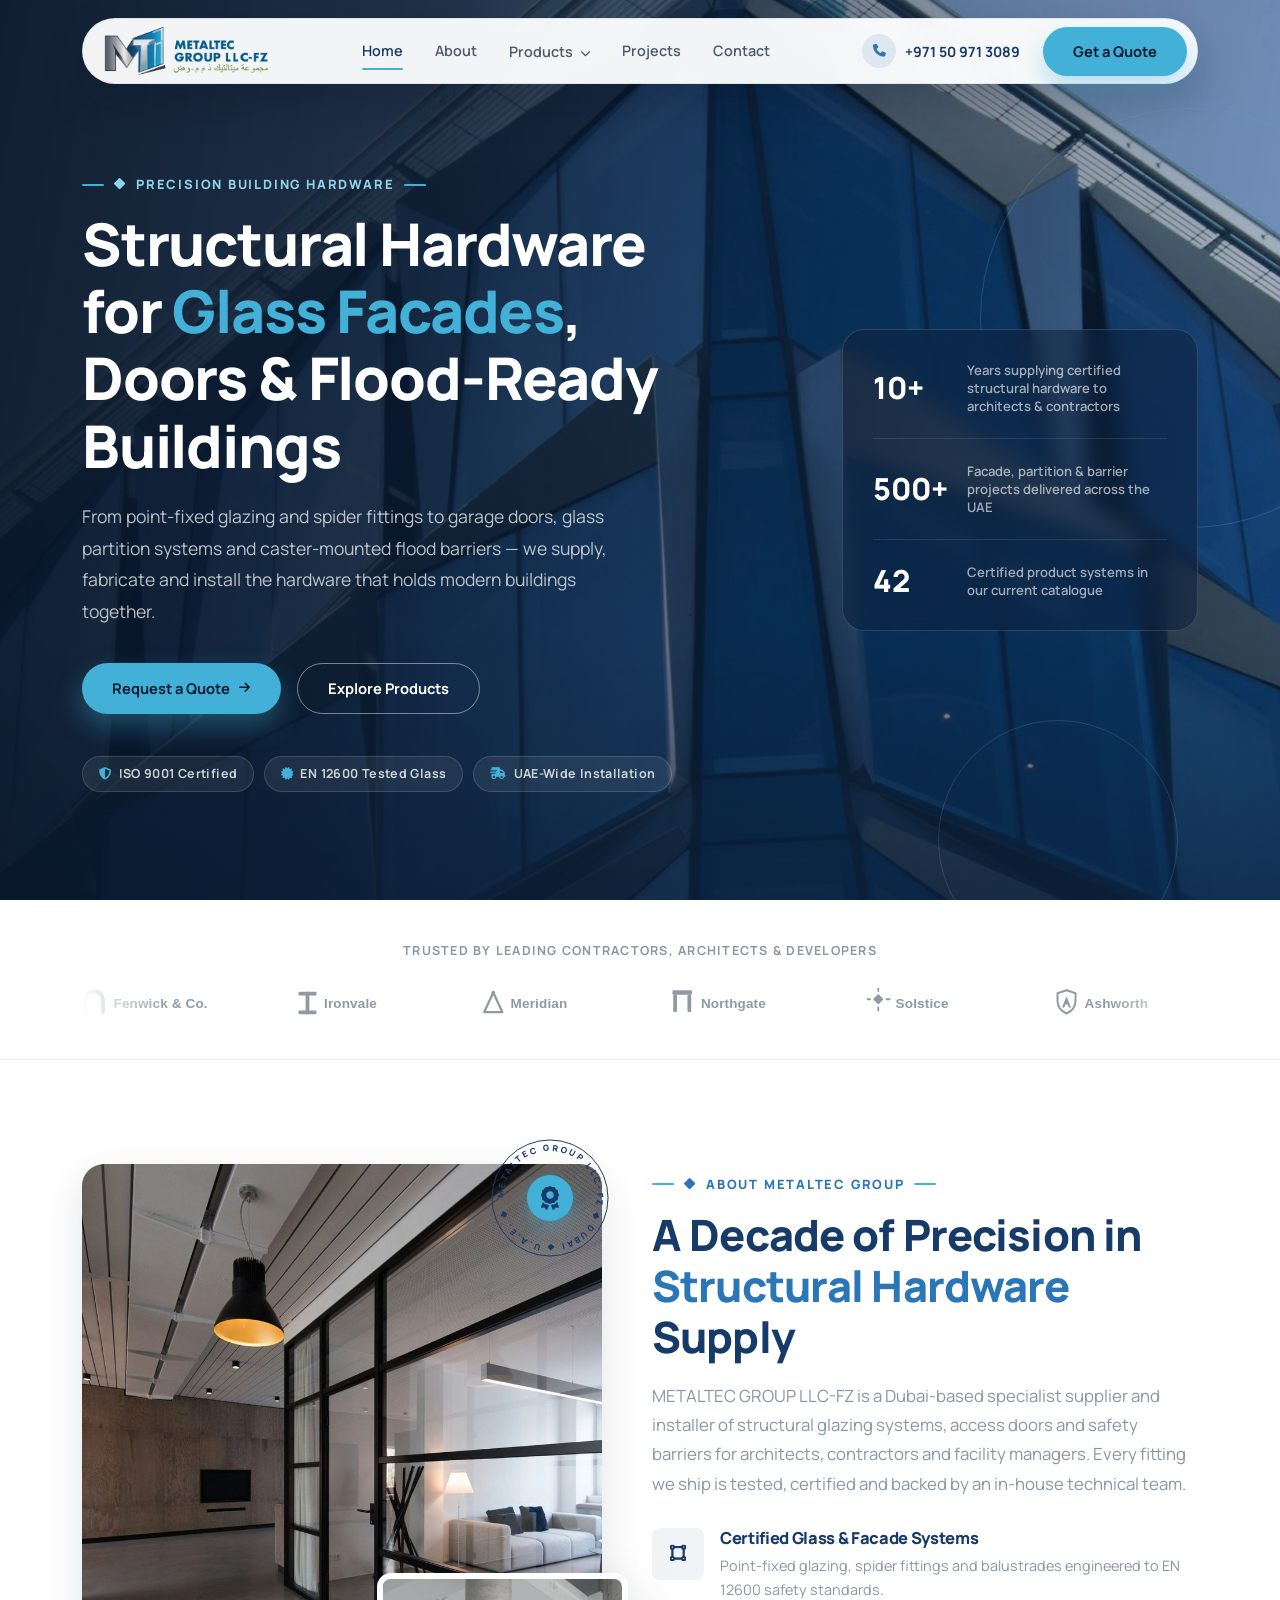
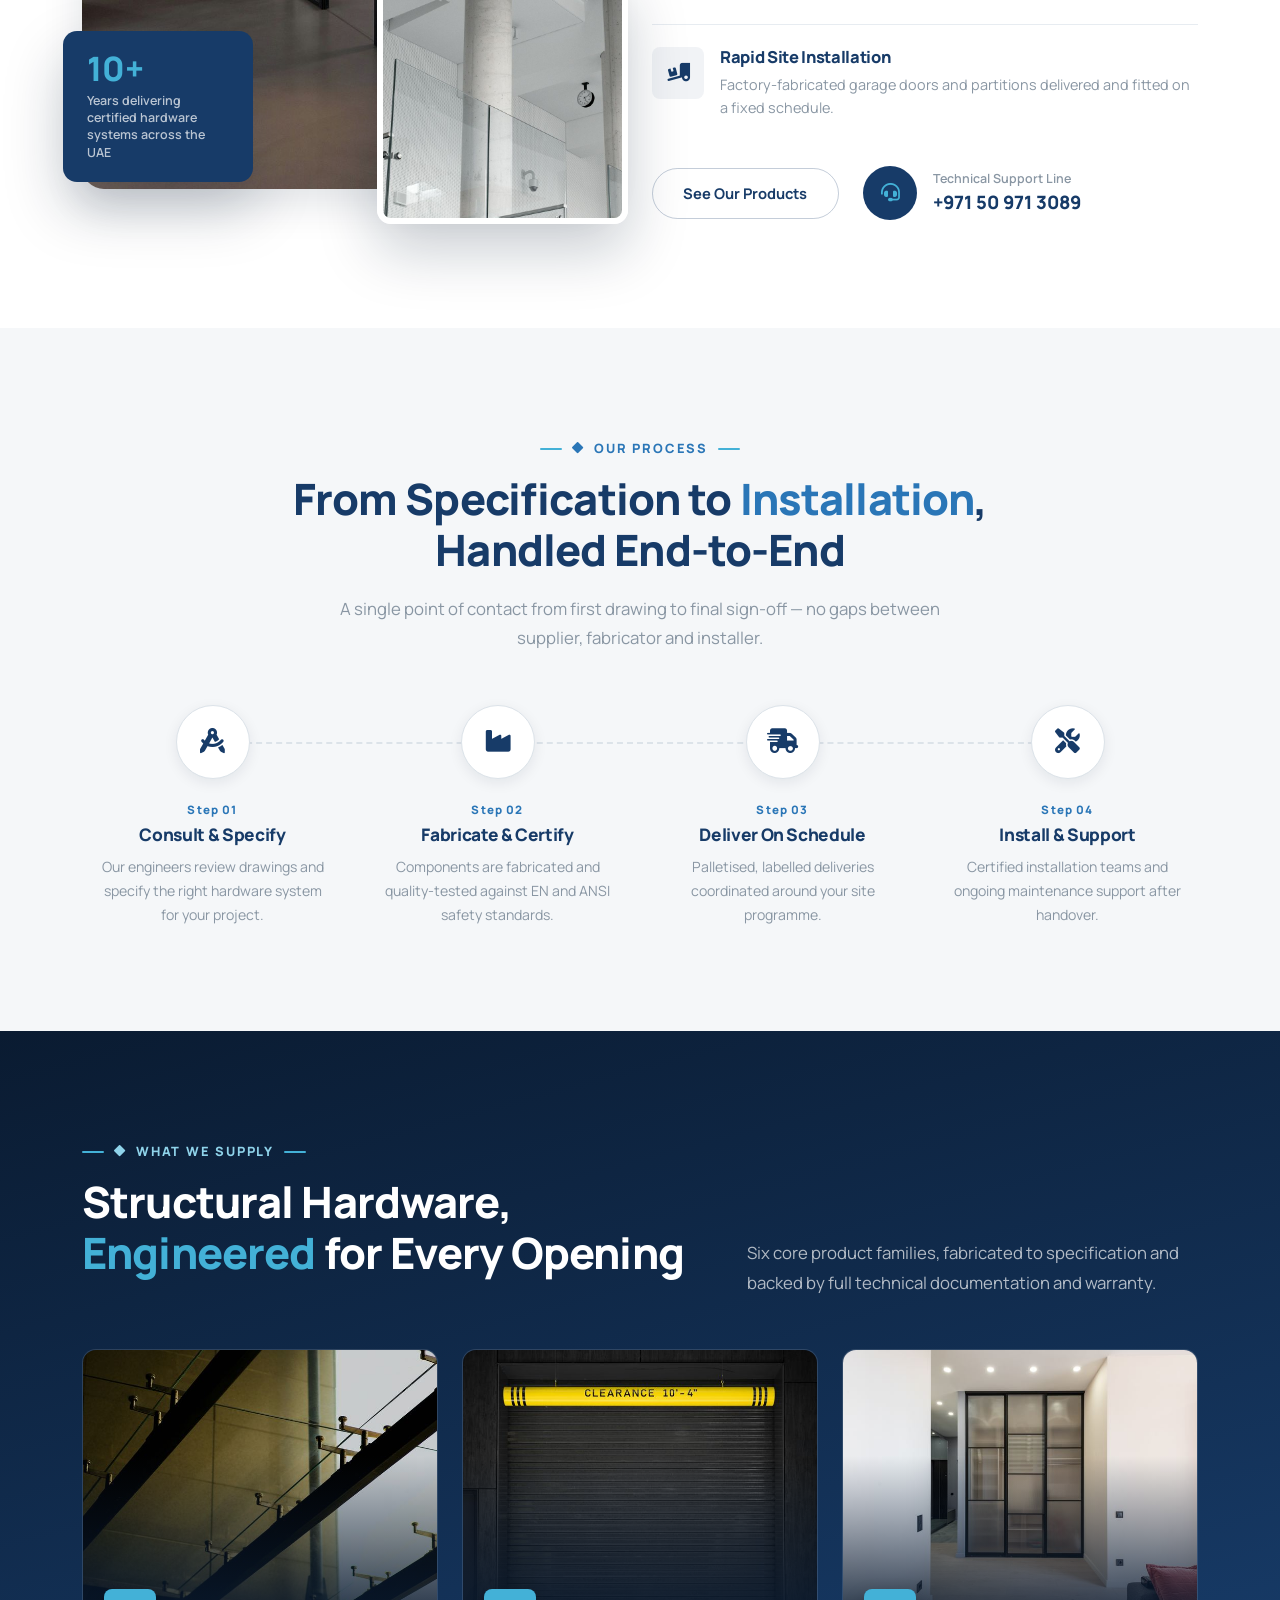
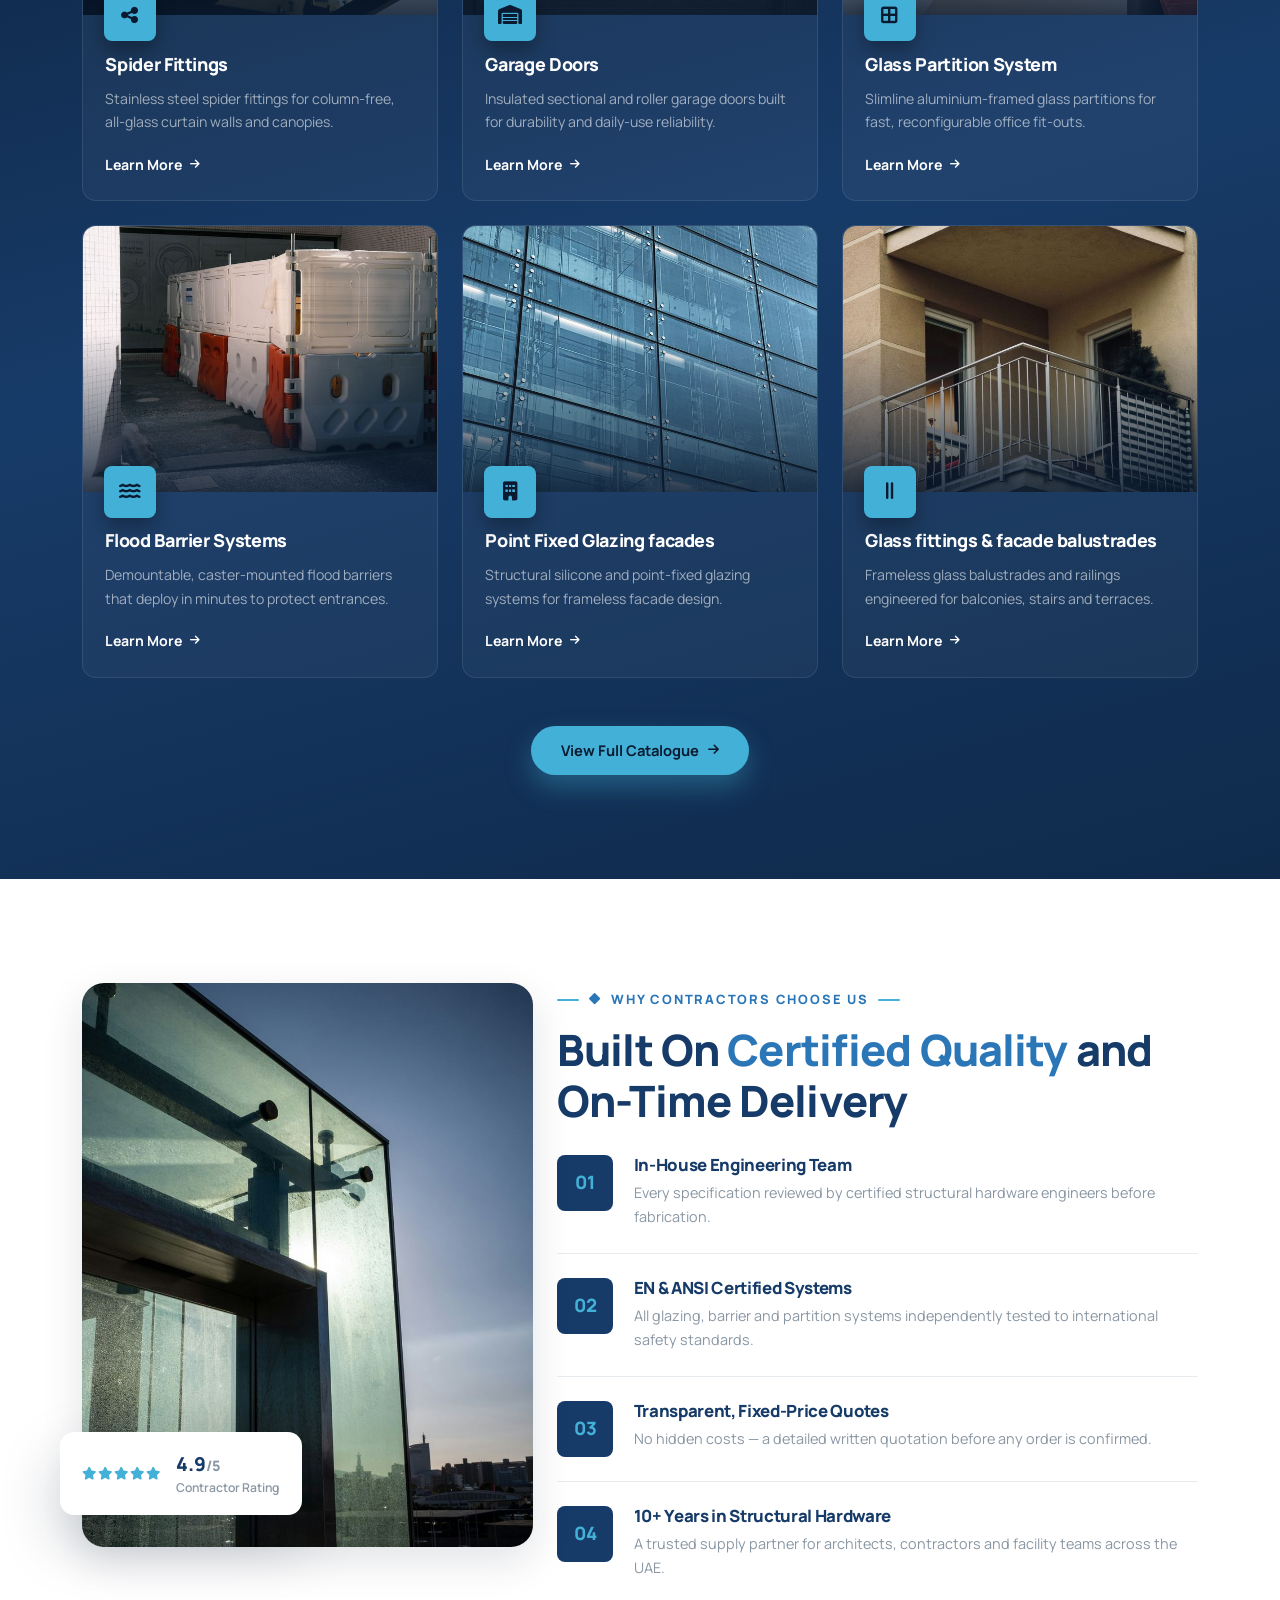
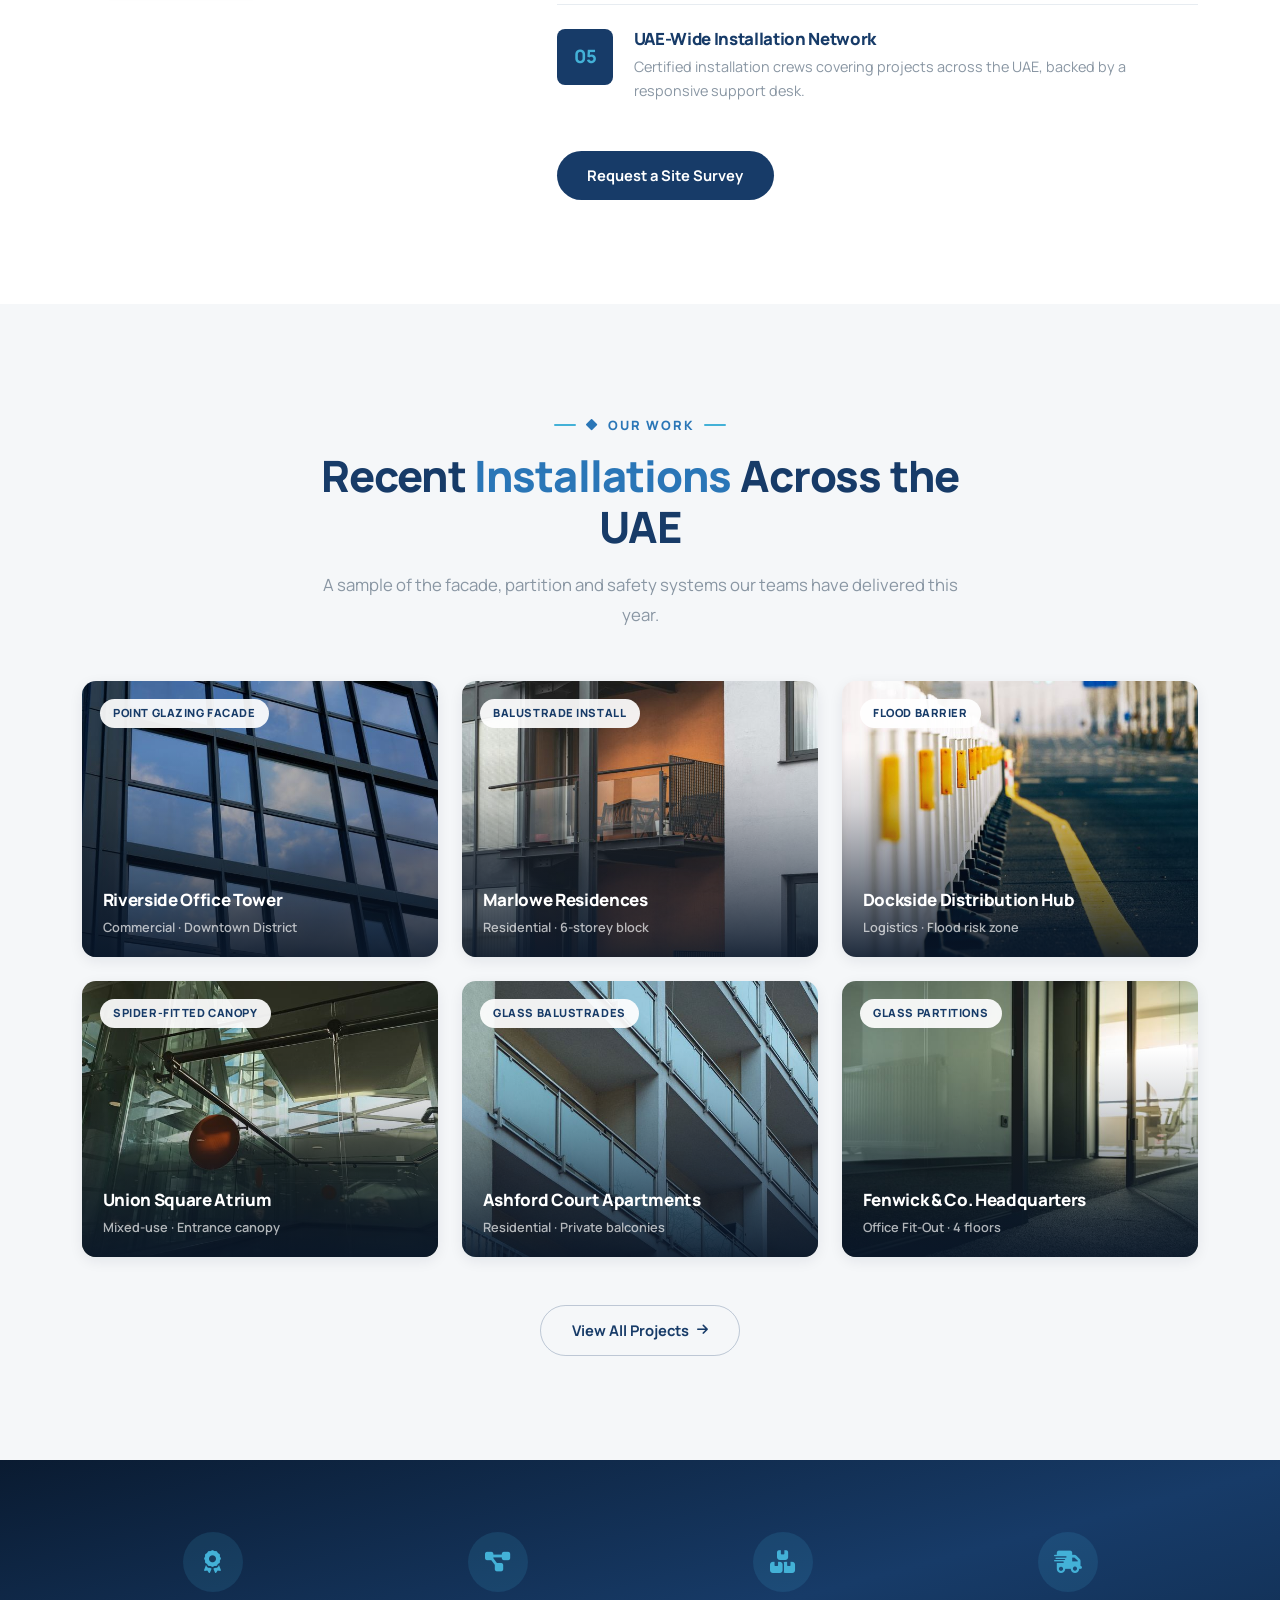
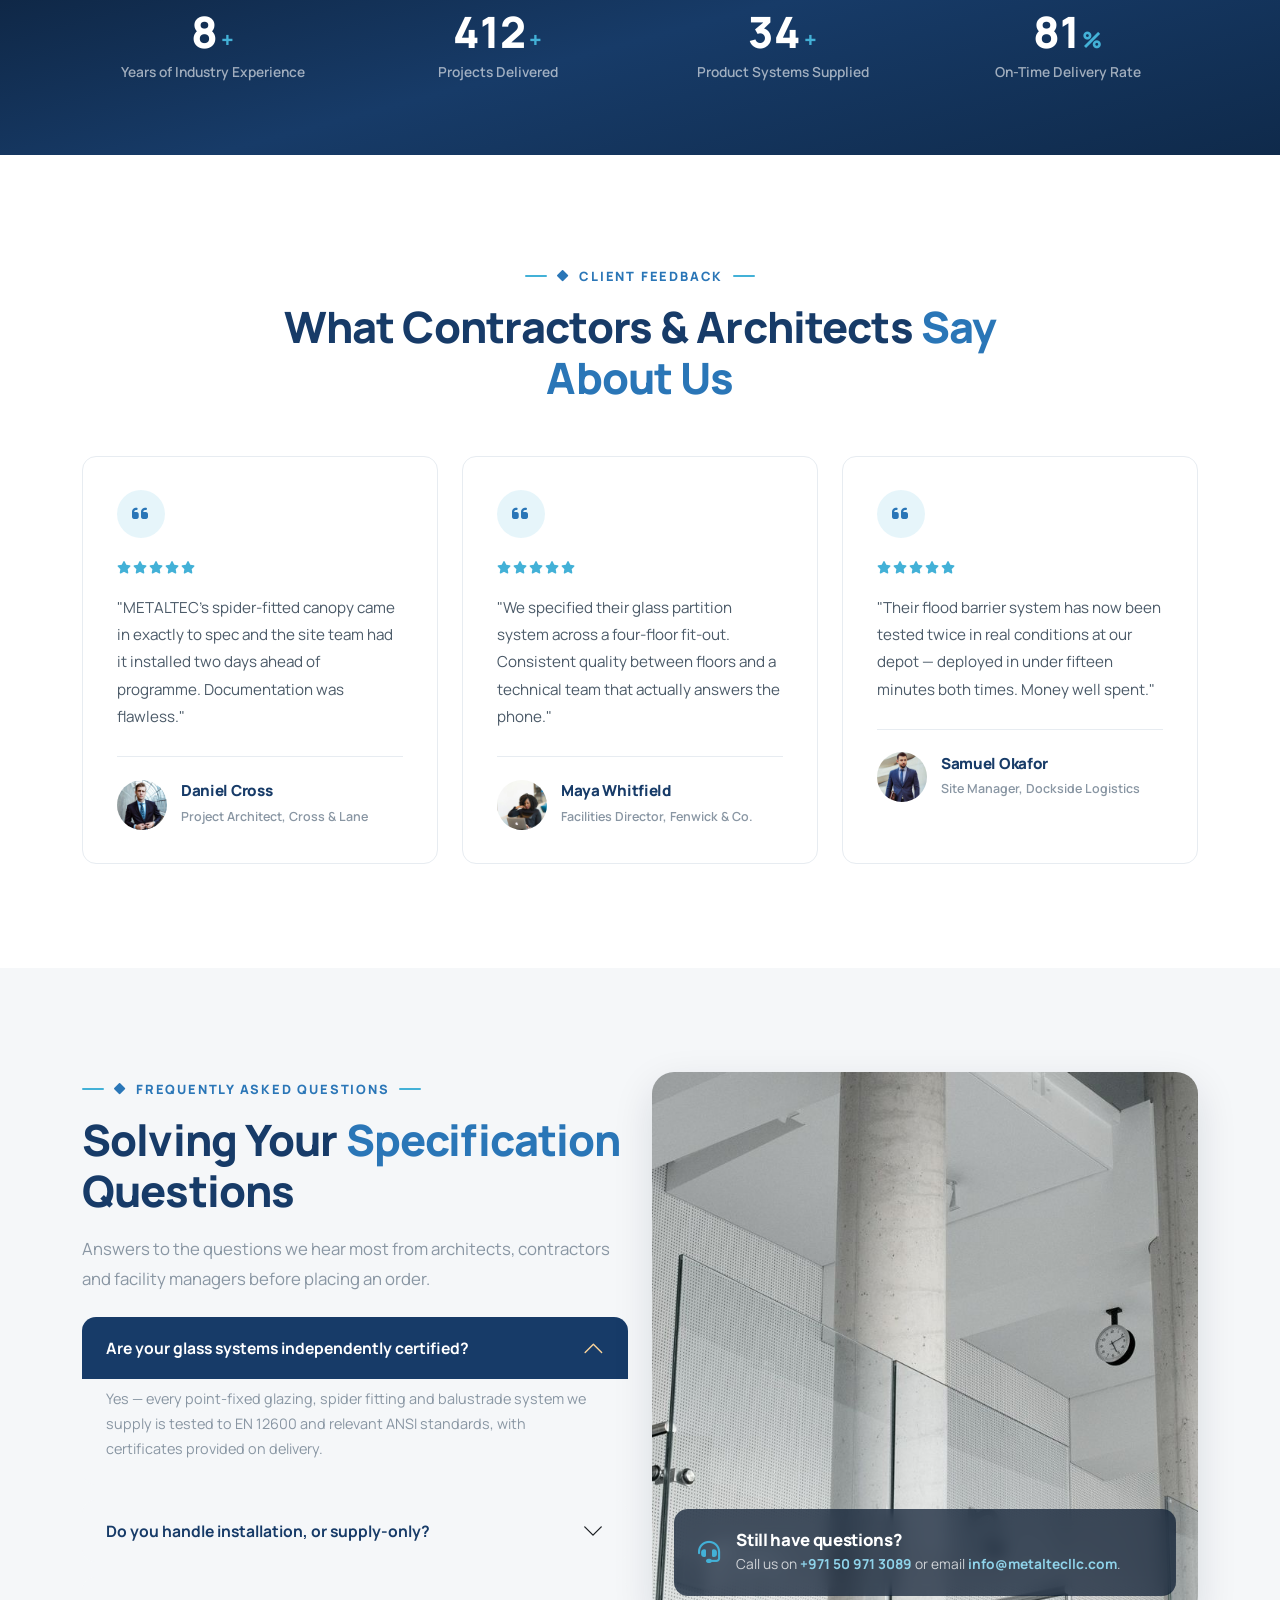
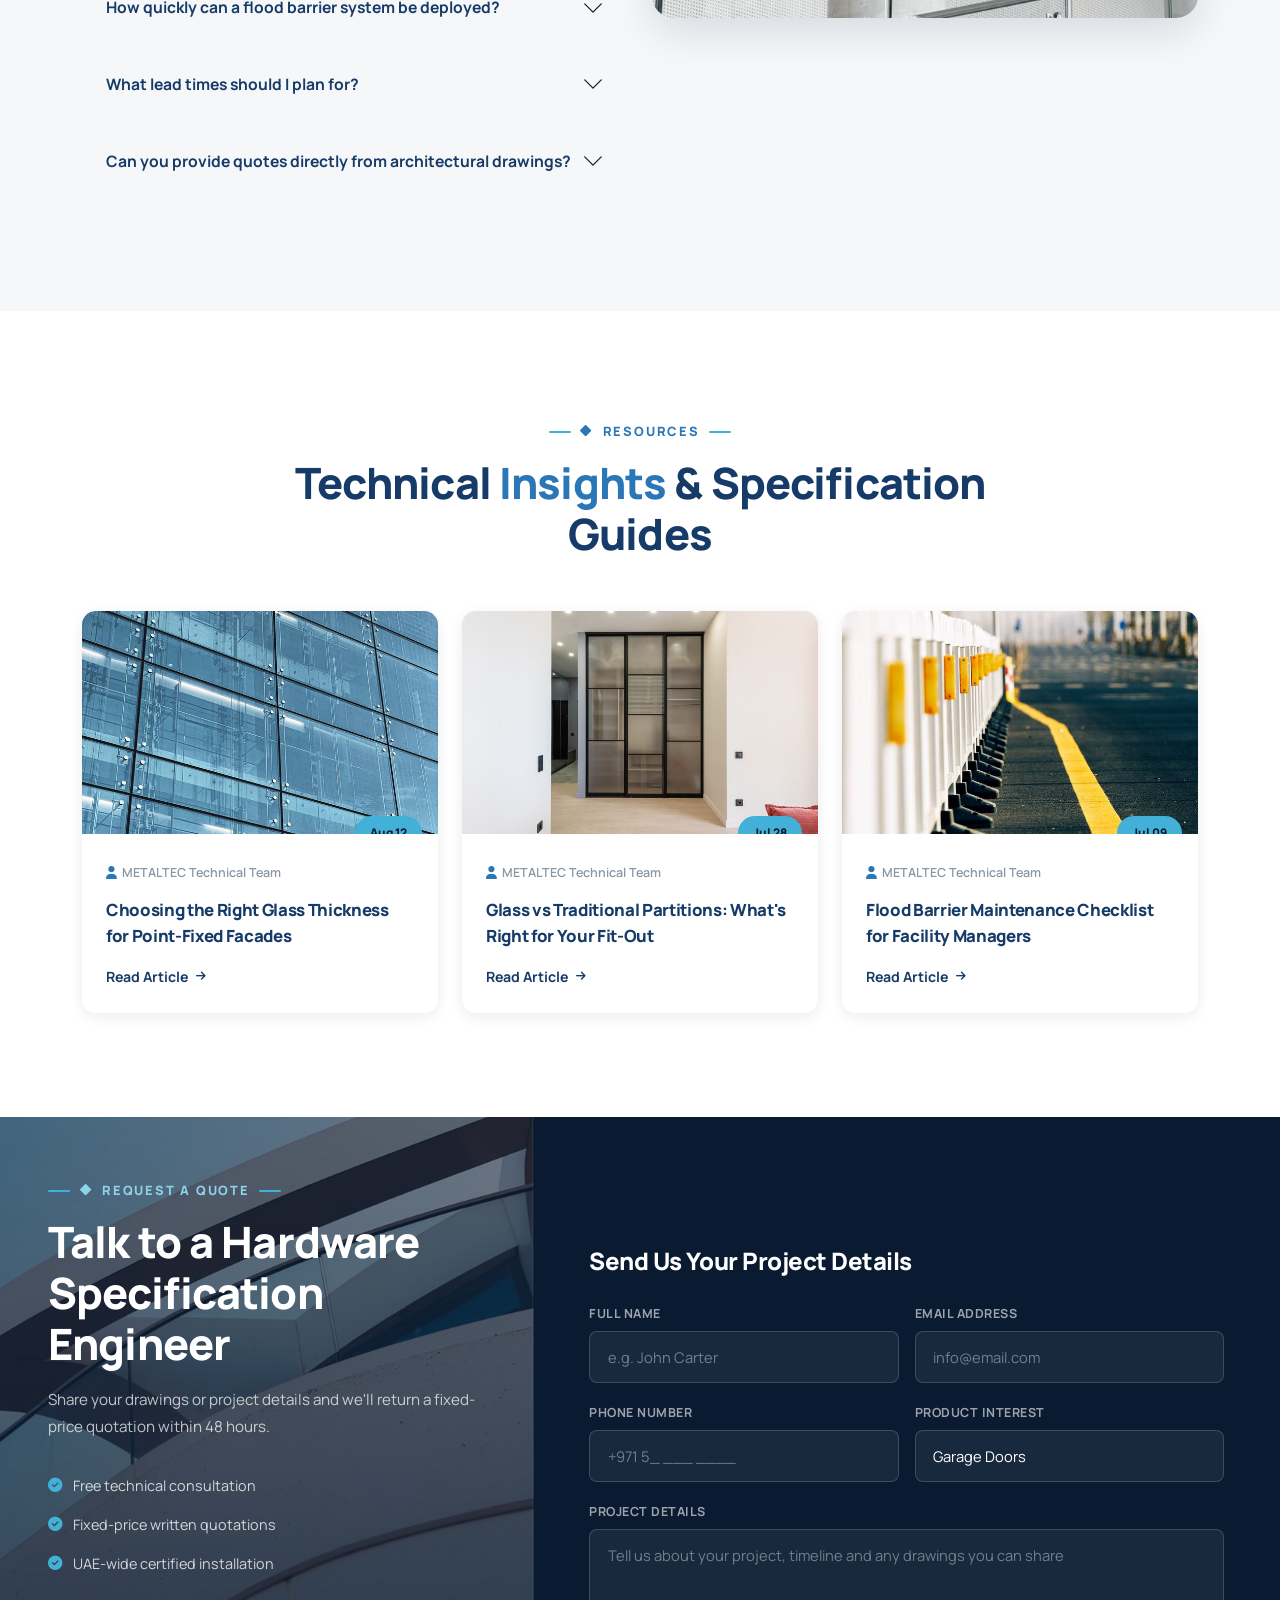
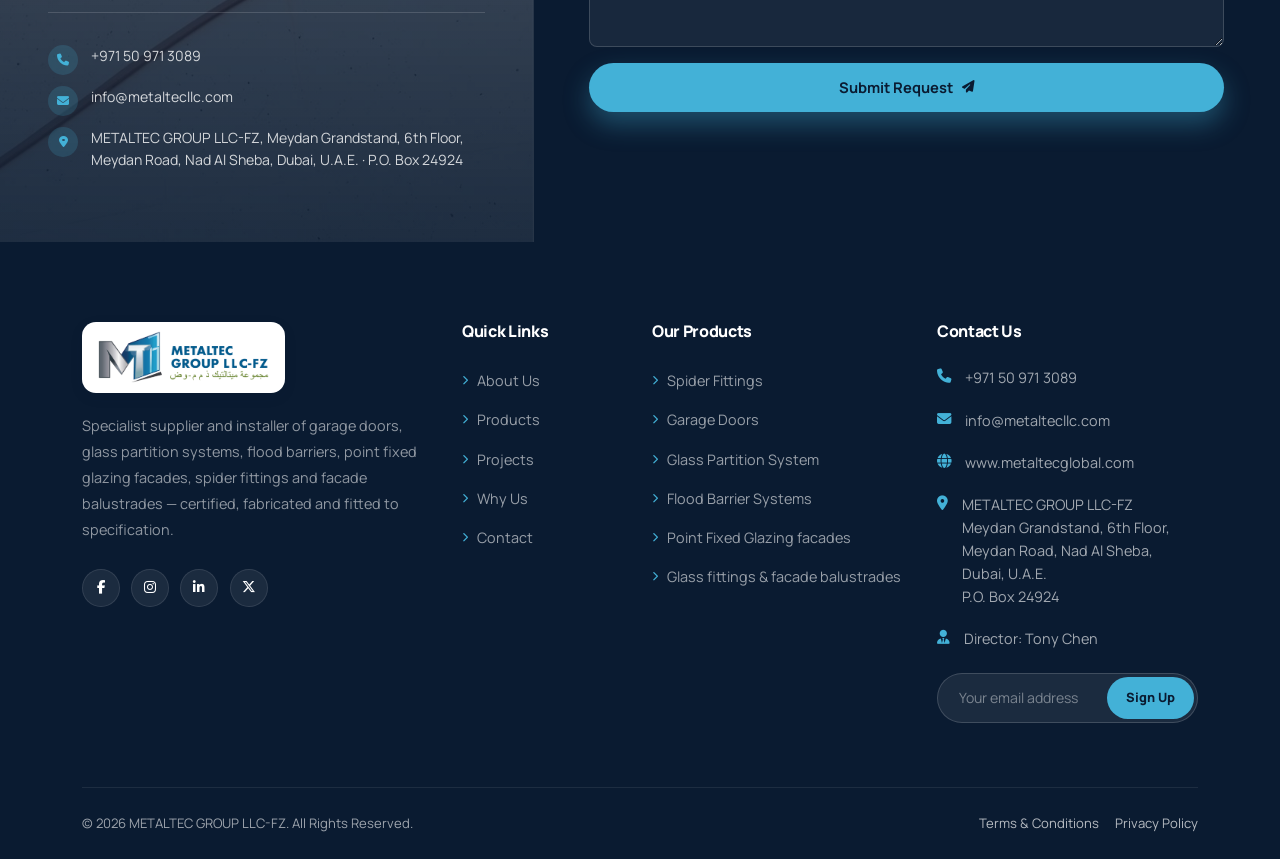
<file: index.html>
<!DOCTYPE html>
<html lang="en">
<head>
<meta charset="UTF-8">
<meta name="viewport" content="width=device-width, initial-scale=1.0">
<title>METALTEC GROUP | Structural Glazing, Doors &amp; Facade Systems in Dubai, UAE</title>
<meta name="description" content="METALTEC GROUP LLC-FZ supplies and installs garage doors, glass partition systems, flood barrier systems, point fixed glazing facades, spider fittings and facade balustrades for architects and contractors in Dubai and across the UAE.">
<meta name="theme-color" content="#173b68">
<link rel="icon" type="image/png" href="img/favicon.png">

<!-- Google Fonts: Manrope -->
<link rel="preconnect" href="https://fonts.googleapis.com">
<link rel="preconnect" href="https://fonts.gstatic.com" crossorigin>
<link href="https://fonts.googleapis.com/css2?family=Manrope:wght@400;500;600;700;800&display=swap" rel="stylesheet">

<!-- Bootstrap 5.2.3 (CDN) -->
<link href="https://cdn.jsdelivr.net/npm/bootstrap@5.2.3/dist/css/bootstrap.min.css" rel="stylesheet">

<!-- Font Awesome 6.5.2 (CDN) -->
<link rel="stylesheet" href="https://cdnjs.cloudflare.com/ajax/libs/font-awesome/6.5.2/css/all.min.css">

<!-- Animate.css (CDN) -->
<link rel="stylesheet" href="https://cdnjs.cloudflare.com/ajax/libs/animate.css/4.1.1/animate.min.css">

<!-- Compiled theme SCSS -->
<link rel="stylesheet" href="css/style.css">
</head>
<body>

<!-- ============================== HEADER ============================== -->
<header class="site-header" id="siteHeader">
  <div class="container">
    <div class="header-inner">
      <a href="#top" class="brand" aria-label="METALTEC GROUP LLC-FZ - back to top">
        <img src="img/logo.png" alt="METALTEC GROUP LLC-FZ logo" class="brand-logo" width="165" height="50">
      </a>

      <nav class="main-nav d-none d-lg-flex">
        <a href="#top" class="nav-link-item">Home</a>
        <a href="#about" class="nav-link-item">About</a>
        <div class="nav-dropdown dropdown">
          <a href="#products" class="nav-link-item" aria-haspopup="true">Products <i class="fa-solid fa-chevron-down nav-dropdown__caret" aria-hidden="true"></i></a>
          <ul class="dropdown-menu nav-dropdown__menu">
            <li><a class="dropdown-item" href="spider-fittings.html">Spider Fittings</a></li>
            <li><a class="dropdown-item" href="#products">Garage Doors</a></li>
            <li><a class="dropdown-item" href="#products">Glass Partition System</a></li>
            <li><a class="dropdown-item" href="#products">Flood Barrier Systems</a></li>
            <li><a class="dropdown-item" href="#products">Point Fixed Glazing facades</a></li>
            <li><a class="dropdown-item" href="#products">Glass fittings &amp; facade balustrades</a></li>
          </ul>
        </div>
        <a href="#projects" class="nav-link-item">Projects</a>
        <a href="contact.html" class="nav-link-item">Contact</a>
      </nav>

      <div class="header-cta d-none d-lg-flex">
        <a href="tel:+971509713089" class="header-phone">
          <span class="icon-circle"><i class="fa-solid fa-phone"></i></span>
          <span>+971 50 971 3089</span>
        </a>
        <a href="contact.html" class="btn btn-brand">Get a Quote</a>
      </div>

      <button class="nav-toggle d-lg-none" type="button" data-bs-toggle="offcanvas" data-bs-target="#mobileNav" aria-controls="mobileNav" aria-label="Open menu">
        <i class="fa-solid fa-bars"></i>
      </button>
    </div>
  </div>
</header>

<!-- Mobile Offcanvas Nav -->
<div class="offcanvas offcanvas-end offcanvas-brand" tabindex="-1" id="mobileNav">
  <div class="offcanvas-header">
    <a href="#top" class="brand" aria-label="METALTEC GROUP LLC-FZ - back to top">
      <img src="img/logo.png" alt="METALTEC GROUP LLC-FZ logo" class="brand-logo" width="165" height="50">
    </a>
    <button type="button" class="btn-close" data-bs-dismiss="offcanvas" aria-label="Close"></button>
  </div>
  <div class="offcanvas-body">
    <nav class="offcanvas-nav">
      <a href="#top"><span>Home</span><i class="fa-solid fa-arrow-right"></i></a>
      <a href="#about"><span>About</span><i class="fa-solid fa-arrow-right"></i></a>
      <div class="offcanvas-nav__group">
        <div class="offcanvas-nav__row">
          <a href="#products"><span>Products</span></a>
          <button type="button" class="offcanvas-nav__toggle" data-bs-toggle="collapse" data-bs-target="#mobileProducts" aria-expanded="false" aria-controls="mobileProducts" aria-label="Show product list"><i class="fa-solid fa-chevron-down"></i></button>
        </div>
        <div class="collapse offcanvas-subnav" id="mobileProducts">
          <a href="spider-fittings.html"><span>Spider Fittings</span></a>
          <a href="#products"><span>Garage Doors</span></a>
          <a href="#products"><span>Glass Partition System</span></a>
          <a href="#products"><span>Flood Barrier Systems</span></a>
          <a href="#products"><span>Point Fixed Glazing facades</span></a>
          <a href="#products"><span>Glass fittings &amp; facade balustrades</span></a>
        </div>
      </div>
      <a href="#projects"><span>Projects</span><i class="fa-solid fa-arrow-right"></i></a>
      <a href="contact.html"><span>Contact</span><i class="fa-solid fa-arrow-right"></i></a>
    </nav>
    <a href="tel:+971509713089" class="header-phone mt-4">
      <span class="icon-circle"><i class="fa-solid fa-phone"></i></span>
      <span>+971 50 971 3089</span>
    </a>
    <a href="contact.html" class="btn btn-brand w-100 mt-3">Get a Quote</a>
  </div>
</div>

<main id="top">

<!-- ============================== HERO ============================== -->
<section class="hero">
  <div class="hero-bg" id="heroParallax"></div>
  <div class="hero-overlay"></div>
  <div class="hero-shape s1"></div>
  <div class="hero-shape s2"></div>

  <div class="container hero-content">
    <div class="row align-items-center gy-5">
      <div class="col-lg-7">
        <div class="eyebrow wow animate__fadeInUp" data-wow-delay="0.05s"><i class="fa-solid fa-diamond"></i> Precision Building Hardware</div>
        <h1 class="hero-title wow animate__fadeInUp" data-wow-delay="0.15s">
          Structural Hardware for <span class="accent">Glass Facades</span>, Doors &amp; Flood-Ready Buildings
        </h1>
        <p class="hero-lead wow animate__fadeInUp" data-wow-delay="0.25s">
          From point-fixed glazing and spider fittings to garage doors, glass partition systems and caster-mounted flood barriers — we supply, fabricate and install the hardware that holds modern buildings together.
        </p>
        <div class="hero-actions wow animate__fadeInUp" data-wow-delay="0.35s">
          <a href="contact.html" class="btn btn-brand">Request a Quote <i class="fa-solid fa-arrow-right"></i></a>
          <a href="#products" class="btn btn-outline-cream">Explore Products</a>
        </div>
        <div class="hero-certs wow animate__fadeInUp" data-wow-delay="0.45s">
          <span><i class="fa-solid fa-shield-halved"></i> ISO 9001 Certified</span>
          <span><i class="fa-solid fa-certificate"></i> EN 12600 Tested Glass</span>
          <span><i class="fa-solid fa-truck-fast"></i> UAE-Wide Installation</span>
        </div>
      </div>

      <div class="col-lg-4 offset-lg-1">
        <div class="hero-stat-card wow animate__fadeInUp" data-wow-delay="0.3s">
          <div class="hero-stat-item">
            <div class="num">10+</div>
            <div class="lbl">Years supplying certified structural hardware to architects &amp; contractors</div>
          </div>
          <div class="hero-stat-item">
            <div class="num">500+</div>
            <div class="lbl">Facade, partition &amp; barrier projects delivered across the UAE</div>
          </div>
          <div class="hero-stat-item">
            <div class="num">42</div>
            <div class="lbl">Certified product systems in our current catalogue</div>
          </div>
        </div>
      </div>
    </div>
  </div>
</section>

<!-- ============================== BRAND STRIP ============================== -->
<!-- SAMPLE CONTENT: placeholder client logos from the template - replace with METALTEC's real clients or remove this strip -->
<section class="brand-strip">
  <div class="container">
    <p class="brand-strip-label wow animate__fadeIn" data-wow-delay="0.05s">Trusted by leading contractors, architects &amp; developers</p>
    <div class="marquee">
      <div class="marquee-track">
        <img src="img/brands/fenwick.svg" alt="Fenwick &amp; Co.">
        <img src="img/brands/ironvale.svg" alt="Ironvale">
        <img src="img/brands/meridian.svg" alt="Meridian">
        <img src="img/brands/northgate.svg" alt="Northgate">
        <img src="img/brands/solstice.svg" alt="Solstice">
        <img src="img/brands/ashworth.svg" alt="Ashworth">
        <img src="img/brands/granite-peak.svg" alt="Granite Peak">
        <img src="img/brands/pinnacle.svg" alt="Pinnacle Group">
        <img src="img/brands/fenwick.svg" alt="Fenwick &amp; Co." aria-hidden="true">
        <img src="img/brands/ironvale.svg" alt="Ironvale" aria-hidden="true">
        <img src="img/brands/meridian.svg" alt="Meridian" aria-hidden="true">
        <img src="img/brands/northgate.svg" alt="Northgate" aria-hidden="true">
        <img src="img/brands/solstice.svg" alt="Solstice" aria-hidden="true">
        <img src="img/brands/ashworth.svg" alt="Ashworth" aria-hidden="true">
        <img src="img/brands/granite-peak.svg" alt="Granite Peak" aria-hidden="true">
        <img src="img/brands/pinnacle.svg" alt="Pinnacle Group" aria-hidden="true">
      </div>
    </div>
  </div>
</section>

<!-- ============================== ABOUT ============================== -->
<section class="section" id="about">
  <div class="container">
    <div class="row align-items-center gy-5">
      <div class="col-lg-6">
        <div class="about-media">
          <div class="seal">
            <svg viewBox="0 0 120 120">
              <defs>
                <path id="sealCircle" d="M 60,60 m -48,0 a 48,48 0 1,1 96,0 a 48,48 0 1,1 -96,0"></path>
              </defs>
              <circle cx="60" cy="60" r="59" fill="none" stroke="#173b68" stroke-width="1"></circle>
              <text font-size="8.6" font-weight="800" letter-spacing="2.5" fill="#173b68">
                <textPath href="#sealCircle" startOffset="0%">METALTEC GROUP LLC-FZ &#9670; DUBAI &#9670; U.A.E. &#9670;</textPath>
              </text>
            </svg>
            <span class="seal-center"><i class="fa-solid fa-award"></i></span>
          </div>
          <div class="about-img-main">
            <img src="img/about-main.jpg" alt="Internal glass partition installation by METALTEC GROUP" loading="lazy">
          </div>
          <div class="about-img-secondary">
            <img src="img/about-secondary.jpg" alt="Glass balustrade detail" loading="lazy">
          </div>
          <div class="about-badge">
            <div class="num">10+</div>
            <div class="lbl">Years delivering certified hardware systems across the UAE</div>
          </div>
        </div>
      </div>

      <div class="col-lg-6">
        <div class="eyebrow wow animate__fadeInUp" data-wow-delay="0.05s"><i class="fa-solid fa-diamond"></i> About METALTEC GROUP</div>
        <h2 class="section-title wow animate__fadeInUp" data-wow-delay="0.15s">A Decade of Precision in <span class="text-accent">Structural Hardware</span> Supply</h2>
        <p class="section-lead wow animate__fadeInUp" data-wow-delay="0.25s">
          METALTEC GROUP LLC-FZ is a Dubai-based specialist supplier and installer of structural glazing systems, access doors and safety barriers for architects, contractors and facility managers. Every fitting we ship is tested, certified and backed by an in-house technical team.
        </p>

        <div class="mt-4">
          <div class="check-item wow animate__fadeInUp" data-wow-delay="0.1s">
            <div class="icon-box"><i class="fa-solid fa-vector-square"></i></div>
            <div>
              <h5>Certified Glass &amp; Facade Systems</h5>
              <p>Point-fixed glazing, spider fittings and balustrades engineered to EN 12600 safety standards.</p>
            </div>
          </div>
          <div class="check-item wow animate__fadeInUp" data-wow-delay="0.2s">
            <div class="icon-box"><i class="fa-solid fa-truck-ramp-box"></i></div>
            <div>
              <h5>Rapid Site Installation</h5>
              <p>Factory-fabricated garage doors and partitions delivered and fitted on a fixed schedule.</p>
            </div>
          </div>
        </div>

        <div class="d-flex flex-wrap align-items-center gap-4 mt-4 wow animate__fadeInUp" data-wow-delay="0.3s">
          <a href="#products" class="btn btn-outline-navy">See Our Products</a>
          <div class="about-phone">
            <span class="icon-circle"><i class="fa-solid fa-headset"></i></span>
            <div>
              <div class="lbl">Technical Support Line</div>
              <div class="val">+971 50 971 3089</div>
            </div>
          </div>
        </div>
      </div>
    </div>
  </div>
</section>

<!-- ============================== PROCESS ============================== -->
<section class="section bg-off-white">
  <div class="container">
    <div class="section-head text-center mx-auto">
      <div class="eyebrow justify-content-center wow animate__fadeInUp" data-wow-delay="0.05s"><i class="fa-solid fa-diamond"></i> Our Process</div>
      <h2 class="section-title wow animate__fadeInUp" data-wow-delay="0.15s">From Specification to <span class="text-accent">Installation</span>, Handled End-to-End</h2>
      <p class="section-lead mx-auto wow animate__fadeInUp" data-wow-delay="0.25s">A single point of contact from first drawing to final sign-off — no gaps between supplier, fabricator and installer.</p>
    </div>

    <div class="process-line">
      <div class="row gy-5">
        <div class="col-6 col-lg-3">
          <div class="process-step wow animate__fadeInUp" data-wow-delay="0.1s">
            <div class="step-num"><i class="fa-solid fa-compass-drafting"></i></div>
            <span class="step-tag">Step 01</span>
            <h5>Consult &amp; Specify</h5>
            <p>Our engineers review drawings and specify the right hardware system for your project.</p>
          </div>
        </div>
        <div class="col-6 col-lg-3">
          <div class="process-step wow animate__fadeInUp" data-wow-delay="0.2s">
            <div class="step-num"><i class="fa-solid fa-industry"></i></div>
            <span class="step-tag">Step 02</span>
            <h5>Fabricate &amp; Certify</h5>
            <p>Components are fabricated and quality-tested against EN and ANSI safety standards.</p>
          </div>
        </div>
        <div class="col-6 col-lg-3">
          <div class="process-step wow animate__fadeInUp" data-wow-delay="0.3s">
            <div class="step-num"><i class="fa-solid fa-truck-fast"></i></div>
            <span class="step-tag">Step 03</span>
            <h5>Deliver On Schedule</h5>
            <p>Palletised, labelled deliveries coordinated around your site programme.</p>
          </div>
        </div>
        <div class="col-6 col-lg-3">
          <div class="process-step wow animate__fadeInUp" data-wow-delay="0.4s">
            <div class="step-num"><i class="fa-solid fa-screwdriver-wrench"></i></div>
            <span class="step-tag">Step 04</span>
            <h5>Install &amp; Support</h5>
            <p>Certified installation teams and ongoing maintenance support after handover.</p>
          </div>
        </div>
      </div>
    </div>
  </div>
</section>

<!-- ============================== PRODUCT CATEGORIES ============================== -->
<section class="section section-navy" id="products">
  <div class="container">
    <div class="row align-items-end gy-4 section-head">
      <div class="col-lg-7">
        <div class="eyebrow wow animate__fadeInUp" data-wow-delay="0.05s"><i class="fa-solid fa-diamond"></i> What We Supply</div>
        <h2 class="section-title wow animate__fadeInUp" data-wow-delay="0.15s">Structural Hardware, <span class="text-accent">Engineered</span> for Every Opening</h2>
      </div>
      <div class="col-lg-5">
        <p class="section-lead wow animate__fadeInUp" data-wow-delay="0.25s">Six core product families, fabricated to specification and backed by full technical documentation and warranty.</p>
      </div>
    </div>

    <div class="row g-4">
      <div class="col-md-6 col-lg-4">
        <div class="product-card wow animate__fadeInUp" data-wow-delay="0.05s">
          <div class="product-card-media">
            <a href="spider-fittings.html" class="product-card-media-inner d-block" aria-label="Spider Fittings details">
              <img src="img/product-spider-fitting.jpg" alt="Stainless steel spider fitting on glass canopy" loading="lazy">
            </a>
            <span class="icon-box"><i class="fa-solid fa-share-nodes"></i></span>
          </div>
          <div class="product-card-body">
            <h5><a href="spider-fittings.html" class="text-reset text-decoration-none">Spider Fittings</a></h5>
            <p>Stainless steel spider fittings for column-free, all-glass curtain walls and canopies.</p>
            <a href="spider-fittings.html" class="link-arrow">Learn More <i class="fa-solid fa-arrow-right"></i></a>
          </div>
        </div>
      </div>

      <div class="col-md-6 col-lg-4">
        <div class="product-card wow animate__fadeInUp" data-wow-delay="0.12s">
          <div class="product-card-media">
            <div class="product-card-media-inner">
              <img src="img/product-garage-door.jpg" alt="Insulated sectional garage door" loading="lazy">
            </div>
            <span class="icon-box"><i class="fa-solid fa-warehouse"></i></span>
          </div>
          <div class="product-card-body">
            <h5>Garage Doors</h5>
            <p>Insulated sectional and roller garage doors built for durability and daily-use reliability.</p>
            <a href="#contact" class="link-arrow">Learn More <i class="fa-solid fa-arrow-right"></i></a>
          </div>
        </div>
      </div>

      <div class="col-md-6 col-lg-4">
        <div class="product-card wow animate__fadeInUp" data-wow-delay="0.19s">
          <div class="product-card-media">
            <div class="product-card-media-inner">
              <img src="img/product-partition.jpg" alt="Glass partition system" loading="lazy">
            </div>
            <span class="icon-box"><i class="fa-solid fa-border-all"></i></span>
          </div>
          <div class="product-card-body">
            <h5>Glass Partition System</h5>
            <p>Slimline aluminium-framed glass partitions for fast, reconfigurable office fit-outs.</p>
            <a href="#contact" class="link-arrow">Learn More <i class="fa-solid fa-arrow-right"></i></a>
          </div>
        </div>
      </div>

      <div class="col-md-6 col-lg-4">
        <div class="product-card wow animate__fadeInUp" data-wow-delay="0.05s">
          <div class="product-card-media">
            <div class="product-card-media-inner">
              <img src="img/product-flood-barrier.jpg" alt="Caster-mounted flood barrier system" loading="lazy">
            </div>
            <span class="icon-box"><i class="fa-solid fa-water"></i></span>
          </div>
          <div class="product-card-body">
            <h5>Flood Barrier Systems</h5>
            <p>Demountable, caster-mounted flood barriers that deploy in minutes to protect entrances.</p>
            <a href="#contact" class="link-arrow">Learn More <i class="fa-solid fa-arrow-right"></i></a>
          </div>
        </div>
      </div>

      <div class="col-md-6 col-lg-4">
        <div class="product-card wow animate__fadeInUp" data-wow-delay="0.12s">
          <div class="product-card-media">
            <div class="product-card-media-inner">
              <img src="img/product-facade.jpg" alt="Point-fixed glass facade fitting" loading="lazy">
            </div>
            <span class="icon-box"><i class="fa-solid fa-building"></i></span>
          </div>
          <div class="product-card-body">
            <h5>Point Fixed Glazing facades</h5>
            <p>Structural silicone and point-fixed glazing systems for frameless facade design.</p>
            <a href="#contact" class="link-arrow">Learn More <i class="fa-solid fa-arrow-right"></i></a>
          </div>
        </div>
      </div>

      <div class="col-md-6 col-lg-4">
        <div class="product-card wow animate__fadeInUp" data-wow-delay="0.19s">
          <div class="product-card-media">
            <div class="product-card-media-inner">
              <img src="img/product-balustrade.jpg" alt="Frameless glass balustrade on balcony" loading="lazy">
            </div>
            <span class="icon-box"><i class="fa-solid fa-grip-lines-vertical"></i></span>
          </div>
          <div class="product-card-body">
            <h5>Glass fittings &amp; facade balustrades</h5>
            <p>Frameless glass balustrades and railings engineered for balconies, stairs and terraces.</p>
            <a href="#contact" class="link-arrow">Learn More <i class="fa-solid fa-arrow-right"></i></a>
          </div>
        </div>
      </div>
    </div>

    <div class="text-center mt-5 wow animate__fadeInUp" data-wow-delay="0.1s">
      <a href="contact.html" class="btn btn-brand">View Full Catalogue <i class="fa-solid fa-arrow-right"></i></a>
    </div>
  </div>
</section>

<!-- ============================== WHY CHOOSE US ============================== -->
<section class="section" id="why-us">
  <div class="container">
    <div class="row align-items-start gy-5">
      <div class="col-lg-5">
        <div class="why-media wow animate__fadeInUp" data-wow-delay="0.1s">
          <img src="img/why-choose.jpg" alt="Spider fitting glass facade detail at sunset" loading="lazy">
          <div class="why-floating">
            <span class="stars"><i class="fa-solid fa-star"></i><i class="fa-solid fa-star"></i><i class="fa-solid fa-star"></i><i class="fa-solid fa-star"></i><i class="fa-solid fa-star"></i></span>
            <div>
              <div class="rating">4.9<span style="font-size:0.9rem; color:#8996A3;">/5</span></div>
              <div class="rlbl">Contractor Rating</div>
            </div>
          </div>
        </div>
      </div>

      <div class="col-lg-7">
        <div class="eyebrow wow animate__fadeInUp" data-wow-delay="0.05s"><i class="fa-solid fa-diamond"></i> Why Contractors Choose Us</div>
        <h2 class="section-title wow animate__fadeInUp" data-wow-delay="0.15s">Built On <span class="text-accent">Certified Quality</span> and On-Time Delivery</h2>

        <div class="why-list mt-4">
          <div class="why-item wow animate__fadeInUp" data-wow-delay="0.05s">
            <div class="why-num">01</div>
            <div>
              <h5>In-House Engineering Team</h5>
              <p>Every specification reviewed by certified structural hardware engineers before fabrication.</p>
            </div>
          </div>
          <div class="why-item wow animate__fadeInUp" data-wow-delay="0.12s">
            <div class="why-num">02</div>
            <div>
              <h5>EN &amp; ANSI Certified Systems</h5>
              <p>All glazing, barrier and partition systems independently tested to international safety standards.</p>
            </div>
          </div>
          <div class="why-item wow animate__fadeInUp" data-wow-delay="0.19s">
            <div class="why-num">03</div>
            <div>
              <h5>Transparent, Fixed-Price Quotes</h5>
              <p>No hidden costs — a detailed written quotation before any order is confirmed.</p>
            </div>
          </div>
          <div class="why-item wow animate__fadeInUp" data-wow-delay="0.26s">
            <div class="why-num">04</div>
            <div>
              <h5>10+ Years in Structural Hardware</h5>
              <p>A trusted supply partner for architects, contractors and facility teams across the UAE.</p>
            </div>
          </div>
          <div class="why-item wow animate__fadeInUp" data-wow-delay="0.33s">
            <div class="why-num">05</div>
            <div>
              <h5>UAE-Wide Installation Network</h5>
              <p>Certified installation crews covering projects across the UAE, backed by a responsive support desk.</p>
            </div>
          </div>
        </div>

        <a href="contact.html" class="btn btn-navy mt-4 wow animate__fadeInUp" data-wow-delay="0.1s">Request a Site Survey</a>
      </div>
    </div>
  </div>
</section>

<!-- ============================== PROJECTS ============================== -->
<!-- SAMPLE CONTENT: placeholder project names + stock photos - replace with METALTEC's real projects -->
<section class="section bg-off-white" id="projects">
  <div class="container">
    <div class="section-head text-center mx-auto">
      <div class="eyebrow justify-content-center wow animate__fadeInUp" data-wow-delay="0.05s"><i class="fa-solid fa-diamond"></i> Our Work</div>
      <h2 class="section-title wow animate__fadeInUp" data-wow-delay="0.15s">Recent <span class="text-accent">Installations</span> Across the UAE</h2>
      <p class="section-lead mx-auto wow animate__fadeInUp" data-wow-delay="0.25s">A sample of the facade, partition and safety systems our teams have delivered this year.</p>
    </div>

    <div class="row g-4">
      <div class="col-sm-6 col-lg-4">
        <div class="project-card wow animate__fadeInUp" data-wow-delay="0.05s">
          <img src="img/gallery-1.jpg" alt="Riverside Office Tower glass facade" loading="lazy">
          <span class="project-tag">Point Glazing Facade</span>
          <div class="project-info">
            <h5>Riverside Office Tower</h5>
            <span>Commercial &middot; Downtown District</span>
          </div>
          <span class="project-arrow"><i class="fa-solid fa-arrow-up-right-from-square"></i></span>
        </div>
      </div>
      <div class="col-sm-6 col-lg-4">
        <div class="project-card wow animate__fadeInUp" data-wow-delay="0.12s">
          <img src="img/gallery-2.jpg" alt="Marlowe Residences balustrade installation" loading="lazy">
          <span class="project-tag">Balustrade Install</span>
          <div class="project-info">
            <h5>Marlowe Residences</h5>
            <span>Residential &middot; 6-storey block</span>
          </div>
          <span class="project-arrow"><i class="fa-solid fa-arrow-up-right-from-square"></i></span>
        </div>
      </div>
      <div class="col-sm-6 col-lg-4">
        <div class="project-card wow animate__fadeInUp" data-wow-delay="0.19s">
          <img src="img/gallery-3.jpg" alt="Dockside Distribution Hub flood barrier system" loading="lazy">
          <span class="project-tag">Flood Barrier</span>
          <div class="project-info">
            <h5>Dockside Distribution Hub</h5>
            <span>Logistics &middot; Flood risk zone</span>
          </div>
          <span class="project-arrow"><i class="fa-solid fa-arrow-up-right-from-square"></i></span>
        </div>
      </div>
      <div class="col-sm-6 col-lg-4">
        <div class="project-card wow animate__fadeInUp" data-wow-delay="0.05s">
          <img src="img/gallery-4.jpg" alt="Union Square Atrium spider-fitted canopy" loading="lazy">
          <span class="project-tag">Spider-Fitted Canopy</span>
          <div class="project-info">
            <h5>Union Square Atrium</h5>
            <span>Mixed-use &middot; Entrance canopy</span>
          </div>
          <span class="project-arrow"><i class="fa-solid fa-arrow-up-right-from-square"></i></span>
        </div>
      </div>
      <div class="col-sm-6 col-lg-4">
        <div class="project-card wow animate__fadeInUp" data-wow-delay="0.12s">
          <img src="img/gallery-5.jpg" alt="Ashford Court Apartments glass balustrades" loading="lazy">
          <span class="project-tag">Glass Balustrades</span>
          <div class="project-info">
            <h5>Ashford Court Apartments</h5>
            <span>Residential &middot; Private balconies</span>
          </div>
          <span class="project-arrow"><i class="fa-solid fa-arrow-up-right-from-square"></i></span>
        </div>
      </div>
      <div class="col-sm-6 col-lg-4">
        <div class="project-card wow animate__fadeInUp" data-wow-delay="0.19s">
          <img src="img/gallery-6.jpg" alt="Fenwick and Co Headquarters glass partitions" loading="lazy">
          <span class="project-tag">Glass Partitions</span>
          <div class="project-info">
            <h5>Fenwick &amp; Co. Headquarters</h5>
            <span>Office Fit-Out &middot; 4 floors</span>
          </div>
          <span class="project-arrow"><i class="fa-solid fa-arrow-up-right-from-square"></i></span>
        </div>
      </div>
    </div>

    <div class="text-center mt-5 wow animate__fadeInUp" data-wow-delay="0.1s">
      <a href="contact.html" class="btn btn-outline-navy">View All Projects <i class="fa-solid fa-arrow-right"></i></a>
    </div>
  </div>
</section>

<!-- ============================== STATS BAND ============================== -->
<!-- SAMPLE CONTENT: template figures (also in the hero card + About badge) - confirm real numbers with the client -->
<section class="section-navy py-5">
  <div class="container py-4">
    <div class="row g-4">
      <div class="col-6 col-lg-3">
        <div class="stat-item wow animate__fadeInUp" data-wow-delay="0.05s">
          <div class="stat-icon"><i class="fa-solid fa-award"></i></div>
          <div class="stat-num"><span class="counter" data-count="10">0</span><span class="suffix">+</span></div>
          <div class="stat-lbl">Years of Industry Experience</div>
        </div>
      </div>
      <div class="col-6 col-lg-3">
        <div class="stat-item wow animate__fadeInUp" data-wow-delay="0.12s">
          <div class="stat-icon"><i class="fa-solid fa-diagram-project"></i></div>
          <div class="stat-num"><span class="counter" data-count="500">0</span><span class="suffix">+</span></div>
          <div class="stat-lbl">Projects Delivered</div>
        </div>
      </div>
      <div class="col-6 col-lg-3">
        <div class="stat-item wow animate__fadeInUp" data-wow-delay="0.19s">
          <div class="stat-icon"><i class="fa-solid fa-boxes-stacked"></i></div>
          <div class="stat-num"><span class="counter" data-count="42">0</span><span class="suffix">+</span></div>
          <div class="stat-lbl">Product Systems Supplied</div>
        </div>
      </div>
      <div class="col-6 col-lg-3">
        <div class="stat-item wow animate__fadeInUp" data-wow-delay="0.26s">
          <div class="stat-icon"><i class="fa-solid fa-truck-fast"></i></div>
          <div class="stat-num"><span class="counter" data-count="99">0</span><span class="suffix">%</span></div>
          <div class="stat-lbl">On-Time Delivery Rate</div>
        </div>
      </div>
    </div>
  </div>
</section>

<!-- ============================== TESTIMONIALS ============================== -->
<!-- SAMPLE CONTENT: placeholder quotes/people - replace with real client feedback or remove this section -->
<section class="section">
  <div class="container">
    <div class="section-head text-center mx-auto">
      <div class="eyebrow justify-content-center wow animate__fadeInUp" data-wow-delay="0.05s"><i class="fa-solid fa-diamond"></i> Client Feedback</div>
      <h2 class="section-title wow animate__fadeInUp" data-wow-delay="0.15s">What Contractors &amp; Architects <span class="text-accent">Say About Us</span></h2>
    </div>

    <div class="row g-4">
      <div class="col-lg-4">
        <div class="testimonial-card wow animate__fadeInUp" data-wow-delay="0.05s">
          <span class="quote-icon"><i class="fa-solid fa-quote-left"></i></span>
          <div class="stars"><i class="fa-solid fa-star"></i><i class="fa-solid fa-star"></i><i class="fa-solid fa-star"></i><i class="fa-solid fa-star"></i><i class="fa-solid fa-star"></i></div>
          <p class="quote">"METALTEC's spider-fitted canopy came in exactly to spec and the site team had it installed two days ahead of programme. Documentation was flawless."</p>
          <div class="author">
            <img src="img/avatar-1.jpg" alt="Portrait of Daniel Cross">
            <div>
              <h6>Daniel Cross</h6>
              <span>Project Architect, Cross &amp; Lane</span>
            </div>
          </div>
        </div>
      </div>
      <div class="col-lg-4">
        <div class="testimonial-card wow animate__fadeInUp" data-wow-delay="0.15s">
          <span class="quote-icon"><i class="fa-solid fa-quote-left"></i></span>
          <div class="stars"><i class="fa-solid fa-star"></i><i class="fa-solid fa-star"></i><i class="fa-solid fa-star"></i><i class="fa-solid fa-star"></i><i class="fa-solid fa-star"></i></div>
          <p class="quote">"We specified their glass partition system across a four-floor fit-out. Consistent quality between floors and a technical team that actually answers the phone."</p>
          <div class="author">
            <img src="img/avatar-2.jpg" alt="Portrait of Maya Whitfield">
            <div>
              <h6>Maya Whitfield</h6>
              <span>Facilities Director, Fenwick &amp; Co.</span>
            </div>
          </div>
        </div>
      </div>
      <div class="col-lg-4">
        <div class="testimonial-card wow animate__fadeInUp" data-wow-delay="0.25s">
          <span class="quote-icon"><i class="fa-solid fa-quote-left"></i></span>
          <div class="stars"><i class="fa-solid fa-star"></i><i class="fa-solid fa-star"></i><i class="fa-solid fa-star"></i><i class="fa-solid fa-star"></i><i class="fa-solid fa-star"></i></div>
          <p class="quote">"Their flood barrier system has now been tested twice in real conditions at our depot — deployed in under fifteen minutes both times. Money well spent."</p>
          <div class="author">
            <img src="img/avatar-3.jpg" alt="Portrait of Samuel Okafor">
            <div>
              <h6>Samuel Okafor</h6>
              <span>Site Manager, Dockside Logistics</span>
            </div>
          </div>
        </div>
      </div>
    </div>
  </div>
</section>

<!-- ============================== FAQ ============================== -->
<section class="section bg-off-white" id="faq">
  <div class="container">
    <div class="row gy-5 align-items-start">
      <div class="col-lg-6">
        <div class="eyebrow wow animate__fadeInUp" data-wow-delay="0.05s"><i class="fa-solid fa-diamond"></i> Frequently Asked Questions</div>
        <h2 class="section-title wow animate__fadeInUp" data-wow-delay="0.15s">Solving Your <span class="text-accent">Specification</span> Questions</h2>
        <p class="section-lead mb-4 wow animate__fadeInUp" data-wow-delay="0.2s">Answers to the questions we hear most from architects, contractors and facility managers before placing an order.</p>

        <div class="accordion faq-accordion wow animate__fadeInUp" data-wow-delay="0.25s" id="faqAccordion">
          <div class="accordion-item">
            <h2 class="accordion-header">
              <button class="accordion-button" type="button" data-bs-toggle="collapse" data-bs-target="#faq1">
                Are your glass systems independently certified?
              </button>
            </h2>
            <div id="faq1" class="accordion-collapse collapse show" data-bs-parent="#faqAccordion">
              <div class="accordion-body">Yes — every point-fixed glazing, spider fitting and balustrade system we supply is tested to EN 12600 and relevant ANSI standards, with certificates provided on delivery.</div>
            </div>
          </div>
          <div class="accordion-item">
            <h2 class="accordion-header">
              <button class="accordion-button collapsed" type="button" data-bs-toggle="collapse" data-bs-target="#faq2">
                Do you handle installation, or supply-only?
              </button>
            </h2>
            <div id="faq2" class="accordion-collapse collapse" data-bs-parent="#faqAccordion">
              <div class="accordion-body">Both. Our certified installation crews cover projects across the UAE, or we can supply components only to your own fitting team — whichever suits your project.</div>
            </div>
          </div>
          <div class="accordion-item">
            <h2 class="accordion-header">
              <button class="accordion-button collapsed" type="button" data-bs-toggle="collapse" data-bs-target="#faq3">
                How quickly can a flood barrier system be deployed?
              </button>
            </h2>
            <div id="faq3" class="accordion-collapse collapse" data-bs-parent="#faqAccordion">
              <div class="accordion-body">Our caster-mounted flood barriers are designed for rapid deployment — most entrances can be fully protected in under fifteen minutes by a two-person team.</div>
            </div>
          </div>
          <div class="accordion-item">
            <h2 class="accordion-header">
              <button class="accordion-button collapsed" type="button" data-bs-toggle="collapse" data-bs-target="#faq4">
                What lead times should I plan for?
              </button>
            </h2>
            <div id="faq4" class="accordion-collapse collapse" data-bs-parent="#faqAccordion">
              <div class="accordion-body">Standard garage doors and partitions typically ship in 2–3 weeks. Bespoke point-glazing and spider-fitted facades are quoted individually based on fabrication complexity.</div>
            </div>
          </div>
          <div class="accordion-item">
            <h2 class="accordion-header">
              <button class="accordion-button collapsed" type="button" data-bs-toggle="collapse" data-bs-target="#faq5">
                Can you provide quotes directly from architectural drawings?
              </button>
            </h2>
            <div id="faq5" class="accordion-collapse collapse" data-bs-parent="#faqAccordion">
              <div class="accordion-body">Yes — send us your drawings and our engineering team will return a detailed, fixed-price quotation with a recommended specification within 48 hours.</div>
            </div>
          </div>
        </div>
      </div>

      <div class="col-lg-6">
        <div class="faq-media wow animate__fadeInUp" data-wow-delay="0.15s">
          <img src="img/about-secondary.jpg" alt="Technician inspecting a glass balustrade installation" loading="lazy">
          <div class="faq-media-card">
            <i class="fa-solid fa-headset"></i>
            <div>
              <h3 class="faq-media-card__title">Still have questions?</h3>
              <p>Call us on <a href="tel:+971509713089">+971 50 971 3089</a> or email <a href="mailto:info@metaltecllc.com">info@metaltecllc.com</a>.</p>
            </div>
          </div>
        </div>
      </div>
    </div>
  </div>
</section>

<!-- ============================== INSIGHTS / BLOG TEASER ============================== -->
<section class="section">
  <div class="container">
    <div class="section-head text-center mx-auto">
      <div class="eyebrow justify-content-center wow animate__fadeInUp" data-wow-delay="0.05s"><i class="fa-solid fa-diamond"></i> Resources</div>
      <h2 class="section-title wow animate__fadeInUp" data-wow-delay="0.15s">Technical <span class="text-accent">Insights</span> &amp; Specification Guides</h2>
    </div>

    <div class="row g-4">
      <div class="col-md-4">
        <div class="post-card wow animate__fadeInUp" data-wow-delay="0.05s">
          <div class="post-card-media">
            <img src="img/product-facade.jpg" alt="Glass thickness specification guide" loading="lazy">
            <span class="post-date">Aug 12</span>
          </div>
          <div class="post-card-body">
            <div class="post-meta"><span><i class="fa-solid fa-user"></i>METALTEC Technical Team</span></div>
            <h5>Choosing the Right Glass Thickness for Point-Fixed Facades</h5>
            <a href="#" class="link-arrow">Read Article <i class="fa-solid fa-arrow-right"></i></a>
          </div>
        </div>
      </div>
      <div class="col-md-4">
        <div class="post-card wow animate__fadeInUp" data-wow-delay="0.15s">
          <div class="post-card-media">
            <img src="img/product-partition.jpg" alt="Glass partition system office fit-out" loading="lazy">
            <span class="post-date">Jul 28</span>
          </div>
          <div class="post-card-body">
            <div class="post-meta"><span><i class="fa-solid fa-user"></i>METALTEC Technical Team</span></div>
            <h5>Glass vs Traditional Partitions: What's Right for Your Fit-Out</h5>
            <a href="#" class="link-arrow">Read Article <i class="fa-solid fa-arrow-right"></i></a>
          </div>
        </div>
      </div>
      <div class="col-md-4">
        <div class="post-card wow animate__fadeInUp" data-wow-delay="0.25s">
          <div class="post-card-media">
            <img src="img/gallery-3.jpg" alt="Flood barrier maintenance checklist" loading="lazy">
            <span class="post-date">Jul 09</span>
          </div>
          <div class="post-card-body">
            <div class="post-meta"><span><i class="fa-solid fa-user"></i>METALTEC Technical Team</span></div>
            <h5>Flood Barrier Maintenance Checklist for Facility Managers</h5>
            <a href="#" class="link-arrow">Read Article <i class="fa-solid fa-arrow-right"></i></a>
          </div>
        </div>
      </div>
    </div>
  </div>
</section>

<!-- ============================== CTA / QUOTE FORM ============================== -->
<section class="cta-section" id="contact">
  <div class="row g-0">
    <div class="col-lg-5">
      <div class="cta-media">
        <div class="cta-media-bg" id="ctaParallax"></div>
        <div class="cta-media-overlay"></div>
        <div class="cta-media-content">
          <div class="eyebrow wow animate__fadeInUp" data-wow-delay="0.05s"><i class="fa-solid fa-diamond"></i> Request a Quote</div>
          <h2 class="section-title text-white wow animate__fadeInUp" data-wow-delay="0.15s">Talk to a Hardware Specification Engineer</h2>
          <p class="wow animate__fadeInUp" data-wow-delay="0.25s" style="color:rgba(255,255,255,0.72); font-size:0.95rem; line-height:1.75;">
            Share your drawings or project details and we'll return a fixed-price quotation within 48 hours.
          </p>
          <ul class="wow animate__fadeInUp" data-wow-delay="0.3s">
            <li><i class="fa-solid fa-circle-check"></i> Free technical consultation</li>
            <li><i class="fa-solid fa-circle-check"></i> Fixed-price written quotations</li>
            <li><i class="fa-solid fa-circle-check"></i> UAE-wide certified installation</li>
          </ul>
          <div class="cta-contact wow animate__fadeInUp" data-wow-delay="0.35s">
            <a href="tel:+971509713089"><i class="fa-solid fa-phone"></i><span>+971 50 971 3089</span></a>
            <a href="mailto:info@metaltecllc.com"><i class="fa-solid fa-envelope"></i><span>info@metaltecllc.com</span></a>
            <div><i class="fa-solid fa-location-dot"></i><span>METALTEC GROUP LLC-FZ, Meydan Grandstand, 6th Floor, Meydan Road, Nad Al Sheba, Dubai, U.A.E. &middot; P.O. Box 24924</span></div>
          </div>
        </div>
      </div>
    </div>

    <div class="col-lg-7">
      <div class="quote-form">
        <div class="eyebrow d-lg-none wow animate__fadeInUp"><i class="fa-solid fa-diamond"></i> Request a Quote</div>
        <h3 class="text-white mb-4 wow animate__fadeInUp" data-wow-delay="0.1s" style="font-size:1.5rem;">Send Us Your Project Details</h3>
        <form class="row g-3" id="quoteForm">
          <div class="col-md-6">
            <label for="qName">Full Name</label>
            <input type="text" class="form-control" id="qName" placeholder="e.g. John Carter" required>
          </div>
          <div class="col-md-6">
            <label for="qEmail">Email Address</label>
            <input type="email" class="form-control" id="qEmail" placeholder="info@email.com" required>
          </div>
          <div class="col-md-6">
            <label for="qPhone">Phone Number</label>
            <input type="tel" class="form-control" id="qPhone" placeholder="+971 5_ ___ ____" required>
          </div>
          <div class="col-md-6">
            <label for="qProduct">Product Interest</label>
            <select class="form-select" id="qProduct">
              <option>Garage Doors</option>
              <option>Glass Partition System</option>
              <option>Flood Barrier Systems</option>
              <option>Point Fixed Glazing facades</option>
              <option>Spider Fittings</option>
              <option>Glass fittings &amp; facade balustrades</option>
            </select>
          </div>
          <div class="col-12">
            <label for="qMessage">Project Details</label>
            <textarea class="form-control" id="qMessage" rows="4" placeholder="Tell us about your project, timeline and any drawings you can share"></textarea>
          </div>
          <div class="col-12">
            <button type="submit" class="btn btn-brand w-100 w-sm-auto">Submit Request <i class="fa-solid fa-paper-plane"></i></button>
          </div>
        </form>
      </div>
    </div>
  </div>
</section>

</main>

<!-- ============================== FOOTER ============================== -->
<footer class="site-footer">
  <div class="container">
    <div class="row gy-5">
      <div class="col-lg-4">
        <a href="#top" class="brand brand--card" aria-label="METALTEC GROUP LLC-FZ - back to top">
          <img src="img/logo.png" alt="METALTEC GROUP LLC-FZ logo" class="brand-logo" width="172" height="52" loading="lazy">
        </a>
        <div class="footer-about">
          <p>Specialist supplier and installer of garage doors, glass partition systems, flood barriers, point fixed glazing facades, spider fittings and facade balustrades — certified, fabricated and fitted to specification.</p>
        </div>
        <div class="social-row">
          <a href="#" aria-label="Facebook"><i class="fa-brands fa-facebook-f"></i></a>
          <a href="#" aria-label="Instagram"><i class="fa-brands fa-instagram"></i></a>
          <a href="#" aria-label="LinkedIn"><i class="fa-brands fa-linkedin-in"></i></a>
          <a href="#" aria-label="X"><i class="fa-brands fa-x-twitter"></i></a>
        </div>
      </div>

      <div class="col-6 col-lg-2">
        <h6 class="footer-heading">Quick Links</h6>
        <ul class="footer-links">
          <li><a href="#about"><i class="fa-solid fa-chevron-right"></i>About Us</a></li>
          <li><a href="#products"><i class="fa-solid fa-chevron-right"></i>Products</a></li>
          <li><a href="#projects"><i class="fa-solid fa-chevron-right"></i>Projects</a></li>
          <li><a href="#why-us"><i class="fa-solid fa-chevron-right"></i>Why Us</a></li>
          <li><a href="contact.html"><i class="fa-solid fa-chevron-right"></i>Contact</a></li>
        </ul>
      </div>

      <div class="col-6 col-lg-3">
        <h6 class="footer-heading">Our Products</h6>
        <ul class="footer-links">
          <li><a href="spider-fittings.html"><i class="fa-solid fa-chevron-right"></i>Spider Fittings</a></li>
          <li><a href="#products"><i class="fa-solid fa-chevron-right"></i>Garage Doors</a></li>
          <li><a href="#products"><i class="fa-solid fa-chevron-right"></i>Glass Partition System</a></li>
          <li><a href="#products"><i class="fa-solid fa-chevron-right"></i>Flood Barrier Systems</a></li>
          <li><a href="#products"><i class="fa-solid fa-chevron-right"></i>Point Fixed Glazing facades</a></li>
          <li><a href="#products"><i class="fa-solid fa-chevron-right"></i>Glass fittings &amp; facade balustrades</a></li>
        </ul>
      </div>

      <div class="col-lg-3">
        <h6 class="footer-heading">Contact Us</h6>
        <ul class="footer-contact">
          <li><i class="fa-solid fa-phone"></i><span><a href="tel:+971509713089">+971 50 971 3089</a></span></li>
          <li><i class="fa-solid fa-envelope"></i><span><a href="mailto:info@metaltecllc.com">info@metaltecllc.com</a></span></li>
          <li><i class="fa-solid fa-globe"></i><span><a href="https://www.metaltecglobal.com">www.metaltecglobal.com</a></span></li>
          <li><i class="fa-solid fa-location-dot"></i><span>METALTEC GROUP LLC-FZ<br>Meydan Grandstand, 6th Floor,<br>Meydan Road, Nad Al Sheba,<br>Dubai, U.A.E.<br>P.O. Box 24924</span></li>
          <li><i class="fa-solid fa-user-tie"></i><span>Director: Tony Chen</span></li>
        </ul>
        <form class="newsletter-form" id="newsletterForm">
          <input type="email" placeholder="Your email address" required>
          <button type="submit">Sign Up</button>
        </form>
      </div>
    </div>

    <div class="footer-bottom">
      <span>&copy; <span id="year"></span> METALTEC GROUP LLC-FZ. All Rights Reserved.</span>
      <span class="d-flex flex-wrap gap-3">
        <a href="#">Terms &amp; Conditions</a>
        <a href="#">Privacy Policy</a>
      </span>
    </div>
  </div>
</footer>

<!-- Scroll to top -->
<button class="scroll-top" id="scrollTop" aria-label="Scroll to top">
  <i class="fa-solid fa-arrow-up"></i>
</button>

<!-- ============================== SCRIPTS ============================== -->
<!-- jQuery 3.7.1 -->
<script src="https://cdnjs.cloudflare.com/ajax/libs/jquery/3.7.1/jquery.min.js"></script>
<!-- Bootstrap 5.2.3 Bundle (Popper included) -->
<script src="https://cdn.jsdelivr.net/npm/bootstrap@5.2.3/dist/js/bootstrap.bundle.min.js"></script>
<!-- WOW.js -->
<script src="https://cdnjs.cloudflare.com/ajax/libs/wow/1.1.2/wow.min.js"></script>
<!-- Theme script -->
<script src="js/main.js"></script>
</body>
</html>
</file>
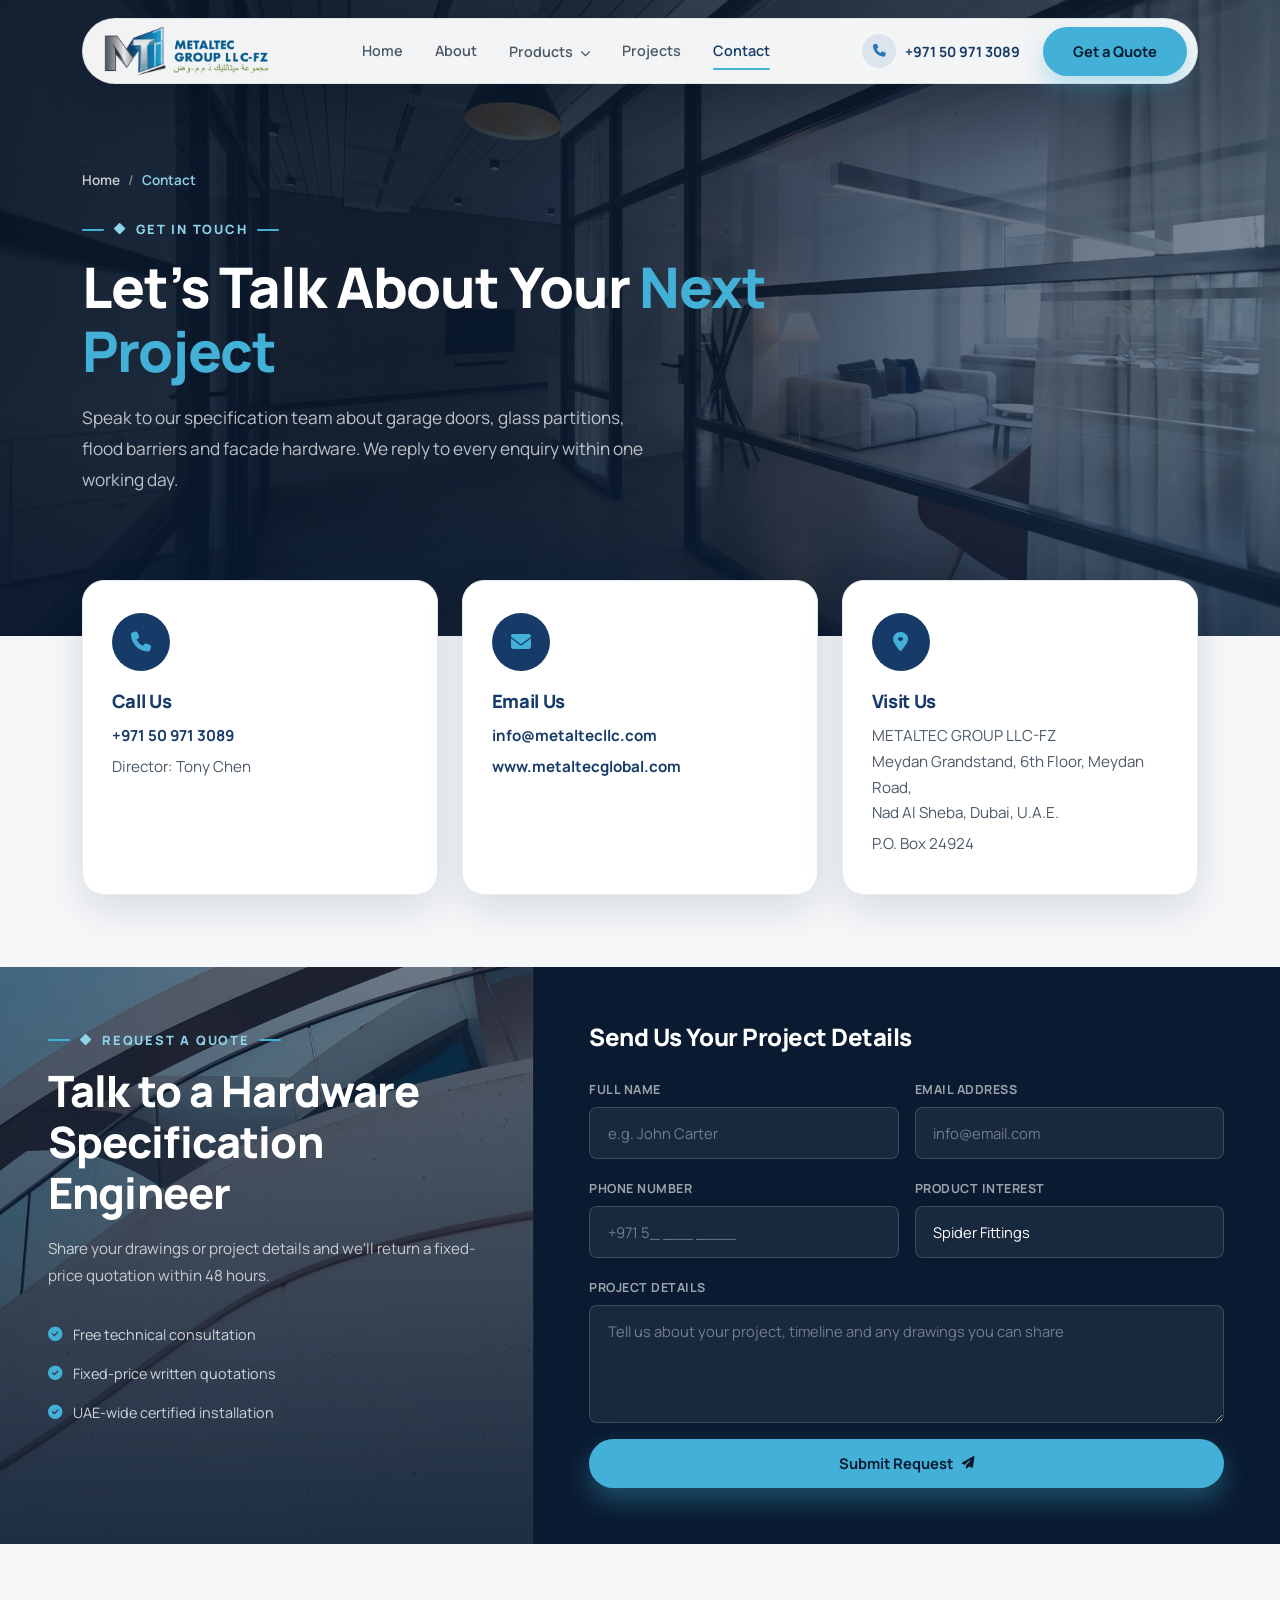
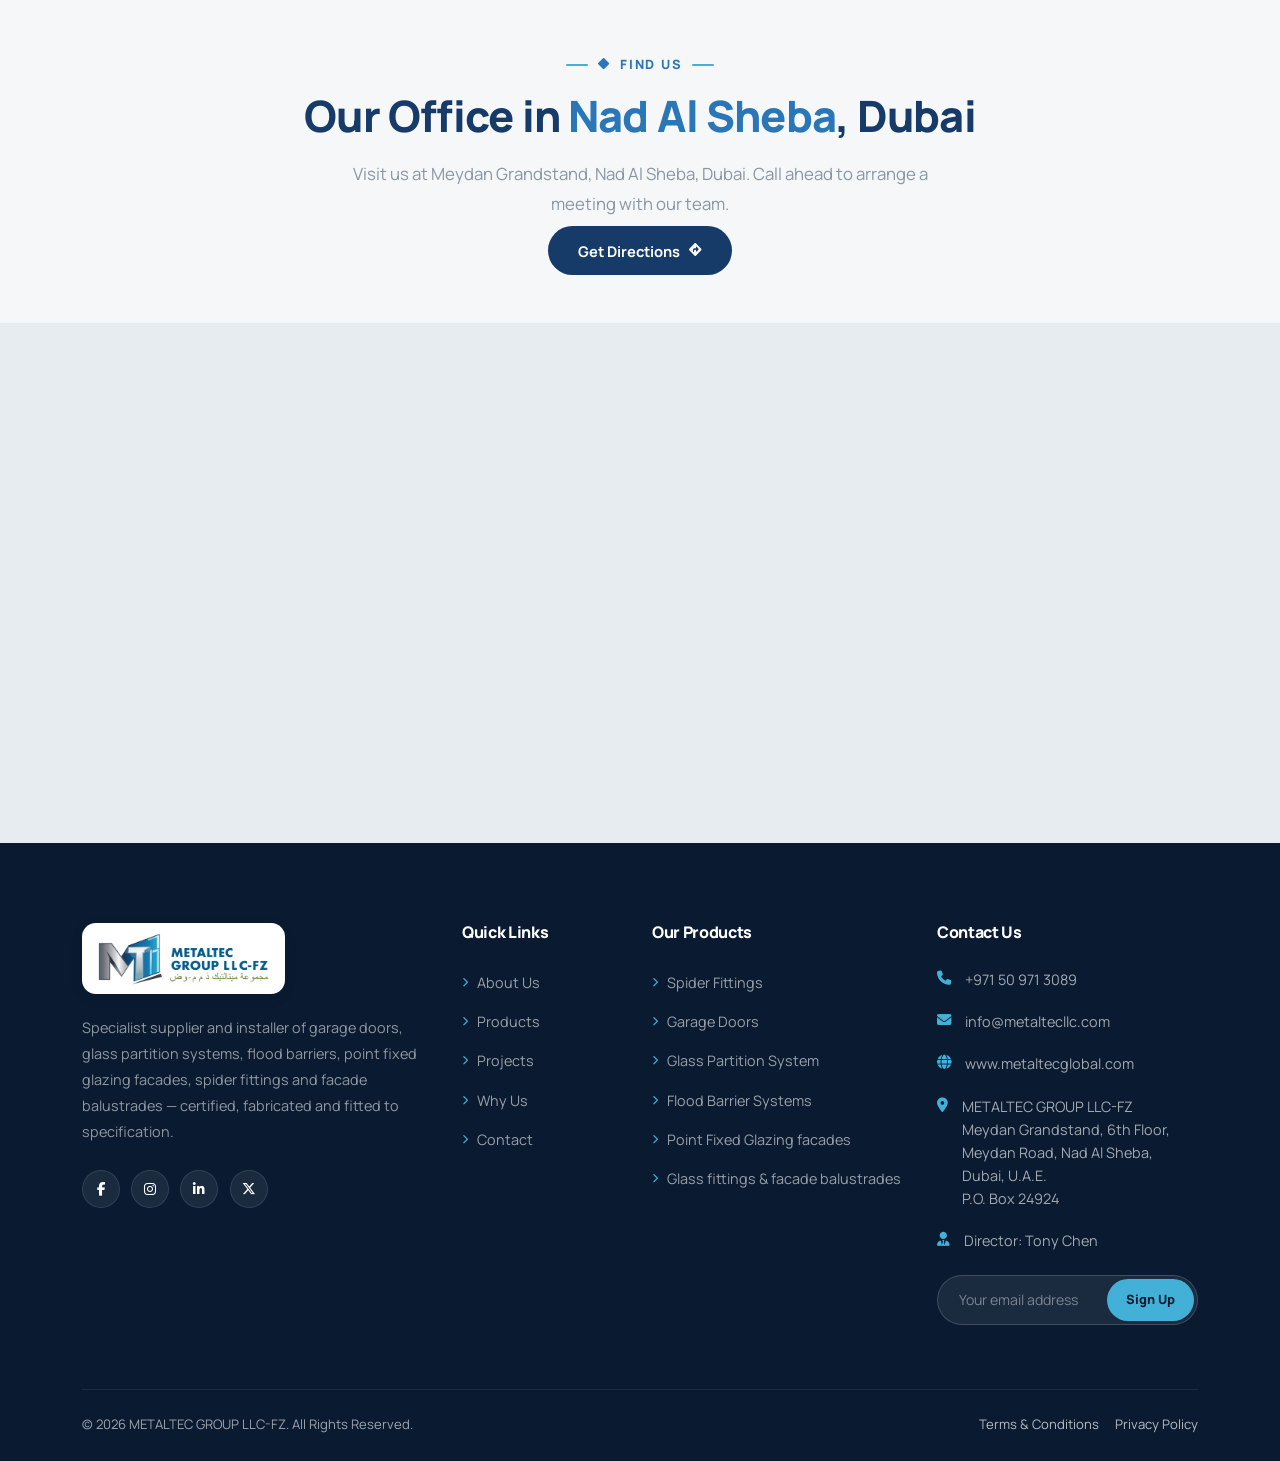
<file: contact.html>
<!DOCTYPE html>
<html lang="en">
<head>
<meta charset="UTF-8">
<meta name="viewport" content="width=device-width, initial-scale=1.0">
<title>Contact Us | METALTEC GROUP LLC-FZ, Dubai, UAE</title>
<meta name="description" content="Contact METALTEC GROUP LLC-FZ for garage doors, glass partition systems, flood barriers and point fixed glazing facades. Visit our office at Meydan Grandstand, Nad Al Sheba, Dubai, or call +971 50 971 3089.">
<meta name="theme-color" content="#173b68">
<link rel="icon" type="image/png" href="img/favicon.png">

<!-- Google Fonts: Manrope -->
<link rel="preconnect" href="https://fonts.googleapis.com">
<link rel="preconnect" href="https://fonts.gstatic.com" crossorigin>
<link href="https://fonts.googleapis.com/css2?family=Manrope:wght@400;500;600;700;800&display=swap" rel="stylesheet">

<!-- Bootstrap 5.2.3 (CDN) -->
<link href="https://cdn.jsdelivr.net/npm/bootstrap@5.2.3/dist/css/bootstrap.min.css" rel="stylesheet">

<!-- Font Awesome 6.5.2 (CDN) -->
<link rel="stylesheet" href="https://cdnjs.cloudflare.com/ajax/libs/font-awesome/6.5.2/css/all.min.css">

<!-- Animate.css (CDN) -->
<link rel="stylesheet" href="https://cdnjs.cloudflare.com/ajax/libs/animate.css/4.1.1/animate.min.css">

<!-- Compiled theme SCSS -->
<link rel="stylesheet" href="css/style.css">
</head>
<body>

<a class="visually-hidden-focusable" href="#main">Skip to main content</a>

<!-- ============================== HEADER ============================== -->
<header class="site-header" id="siteHeader">
  <div class="container">
    <div class="header-inner">
      <a href="index.html" class="brand" aria-label="METALTEC GROUP LLC-FZ - back to top">
        <img src="img/logo.png" alt="METALTEC GROUP LLC-FZ logo" class="brand-logo" width="165" height="50">
      </a>

      <nav class="main-nav d-none d-lg-flex">
        <a href="index.html" class="nav-link-item">Home</a>
        <a href="index.html#about" class="nav-link-item">About</a>
        <div class="nav-dropdown dropdown">
          <a href="index.html#products" class="nav-link-item" aria-haspopup="true">Products <i class="fa-solid fa-chevron-down nav-dropdown__caret" aria-hidden="true"></i></a>
          <ul class="dropdown-menu nav-dropdown__menu">
            <li><a class="dropdown-item" href="spider-fittings.html">Spider Fittings</a></li>
            <li><a class="dropdown-item" href="index.html#products">Garage Doors</a></li>
            <li><a class="dropdown-item" href="index.html#products">Glass Partition System</a></li>
            <li><a class="dropdown-item" href="index.html#products">Flood Barrier Systems</a></li>
            <li><a class="dropdown-item" href="index.html#products">Point Fixed Glazing facades</a></li>
            <li><a class="dropdown-item" href="index.html#products">Glass fittings &amp; facade balustrades</a></li>
          </ul>
        </div>
        <a href="index.html#projects" class="nav-link-item">Projects</a>
        <a href="contact.html" class="nav-link-item active" aria-current="page">Contact</a>
      </nav>

      <div class="header-cta d-none d-lg-flex">
        <a href="tel:+971509713089" class="header-phone">
          <span class="icon-circle"><i class="fa-solid fa-phone"></i></span>
          <span>+971 50 971 3089</span>
        </a>
        <a href="contact.html" class="btn btn-brand">Get a Quote</a>
      </div>

      <button class="nav-toggle d-lg-none" type="button" data-bs-toggle="offcanvas" data-bs-target="#mobileNav" aria-controls="mobileNav" aria-label="Open menu">
        <i class="fa-solid fa-bars"></i>
      </button>
    </div>
  </div>
</header>

<!-- Mobile Offcanvas Nav -->
<div class="offcanvas offcanvas-end offcanvas-brand" tabindex="-1" id="mobileNav">
  <div class="offcanvas-header">
    <a href="index.html" class="brand" aria-label="METALTEC GROUP LLC-FZ - back to top">
      <img src="img/logo.png" alt="METALTEC GROUP LLC-FZ logo" class="brand-logo" width="165" height="50">
    </a>
    <button type="button" class="btn-close" data-bs-dismiss="offcanvas" aria-label="Close"></button>
  </div>
  <div class="offcanvas-body">
    <nav class="offcanvas-nav">
      <a href="index.html"><span>Home</span><i class="fa-solid fa-arrow-right"></i></a>
      <a href="index.html#about"><span>About</span><i class="fa-solid fa-arrow-right"></i></a>
      <div class="offcanvas-nav__group">
        <div class="offcanvas-nav__row">
          <a href="index.html#products"><span>Products</span></a>
          <button type="button" class="offcanvas-nav__toggle" data-bs-toggle="collapse" data-bs-target="#mobileProducts" aria-expanded="false" aria-controls="mobileProducts" aria-label="Show product list"><i class="fa-solid fa-chevron-down"></i></button>
        </div>
        <div class="collapse offcanvas-subnav" id="mobileProducts">
          <a href="spider-fittings.html"><span>Spider Fittings</span></a>
          <a href="index.html#products"><span>Garage Doors</span></a>
          <a href="index.html#products"><span>Glass Partition System</span></a>
          <a href="index.html#products"><span>Flood Barrier Systems</span></a>
          <a href="index.html#products"><span>Point Fixed Glazing facades</span></a>
          <a href="index.html#products"><span>Glass fittings &amp; facade balustrades</span></a>
        </div>
      </div>
      <a href="index.html#projects"><span>Projects</span><i class="fa-solid fa-arrow-right"></i></a>
      <a href="contact.html"><span>Contact</span><i class="fa-solid fa-arrow-right"></i></a>
    </nav>
    <a href="tel:+971509713089" class="header-phone mt-4">
      <span class="icon-circle"><i class="fa-solid fa-phone"></i></span>
      <span>+971 50 971 3089</span>
    </a>
    <a href="contact.html" class="btn btn-brand w-100 mt-3">Get a Quote</a>
  </div>
</div>

<main id="main">

<!-- ============================== PAGE BANNER ============================== -->
<section class="page-banner">
  <div class="page-banner__bg"></div>
  <div class="page-banner__overlay"></div>

  <div class="container page-banner__content">
    <div class="row">
      <div class="col-lg-8">
        <nav aria-label="breadcrumb" class="wow animate__fadeInUp" data-wow-delay="0.05s">
          <ol class="breadcrumb">
            <li class="breadcrumb-item"><a href="index.html">Home</a></li>
            <li class="breadcrumb-item active" aria-current="page">Contact</li>
          </ol>
        </nav>
        <div class="eyebrow wow animate__fadeInUp" data-wow-delay="0.1s"><i class="fa-solid fa-diamond"></i> Get In Touch</div>
        <h1 class="page-banner__title wow animate__fadeInUp" data-wow-delay="0.2s">
          Let&rsquo;s Talk About Your <span class="accent">Next Project</span>
        </h1>
        <p class="page-banner__lead wow animate__fadeInUp" data-wow-delay="0.3s">
          Speak to our specification team about garage doors, glass partitions, flood barriers and facade hardware. We reply to every enquiry within one working day.
        </p>
      </div>
    </div>
  </div>
</section>

<!-- ============================== CONTACT DETAILS ============================== -->
<section class="contact-info">
  <div class="container">
    <div class="contact-info__cards">
      <div class="row g-4">
        <div class="col-md-6 col-lg-4">
          <div class="contact-card h-100 wow animate__fadeInUp" data-wow-delay="0.05s">
            <span class="contact-card__icon"><i class="fa-solid fa-phone"></i></span>
            <h2 class="contact-card__title">Call Us</h2>
            <p><a href="tel:+971509713089">+971 50 971 3089</a></p>
            <p class="contact-card__meta">Director: Tony Chen</p>
          </div>
        </div>
        <div class="col-md-6 col-lg-4">
          <div class="contact-card h-100 wow animate__fadeInUp" data-wow-delay="0.15s">
            <span class="contact-card__icon"><i class="fa-solid fa-envelope"></i></span>
            <h2 class="contact-card__title">Email Us</h2>
            <p><a href="mailto:info@metaltecllc.com">info@metaltecllc.com</a></p>
            <p class="contact-card__meta"><a href="https://www.metaltecglobal.com">www.metaltecglobal.com</a></p>
          </div>
        </div>
        <div class="col-md-12 col-lg-4">
          <div class="contact-card h-100 wow animate__fadeInUp" data-wow-delay="0.25s">
            <span class="contact-card__icon"><i class="fa-solid fa-location-dot"></i></span>
            <h2 class="contact-card__title">Visit Us</h2>
            <p>METALTEC GROUP LLC-FZ<br>Meydan Grandstand, 6th Floor, Meydan Road,<br>Nad Al Sheba, Dubai, U.A.E.</p>
            <p class="contact-card__meta">P.O. Box 24924</p>
          </div>
        </div>
      </div>
    </div>
  </div>
</section>

<!-- ============================== CONTACT FORM ============================== -->
<section class="cta-section" id="quote-form">
  <div class="row g-0">
    <div class="col-lg-5">
      <div class="cta-media">
        <div class="cta-media-bg" id="ctaParallax"></div>
        <div class="cta-media-overlay"></div>
        <div class="cta-media-content">
          <div class="eyebrow wow animate__fadeInUp" data-wow-delay="0.05s"><i class="fa-solid fa-diamond"></i> Request a Quote</div>
          <h2 class="section-title text-white wow animate__fadeInUp" data-wow-delay="0.15s">Talk to a Hardware Specification Engineer</h2>
          <p class="cta-media-text wow animate__fadeInUp" data-wow-delay="0.25s">
            Share your drawings or project details and we'll return a fixed-price quotation within 48 hours.
          </p>
          <ul class="wow animate__fadeInUp" data-wow-delay="0.3s">
            <li><i class="fa-solid fa-circle-check"></i> Free technical consultation</li>
            <li><i class="fa-solid fa-circle-check"></i> Fixed-price written quotations</li>
            <li><i class="fa-solid fa-circle-check"></i> UAE-wide certified installation</li>
          </ul>
        </div>
      </div>
    </div>

    <div class="col-lg-7">
      <div class="quote-form">
        <div class="eyebrow d-lg-none wow animate__fadeInUp"><i class="fa-solid fa-diamond"></i> Request a Quote</div>
        <h3 class="text-white fs-4 mb-4 wow animate__fadeInUp" data-wow-delay="0.1s">Send Us Your Project Details</h3>
        <form class="row g-3" id="quoteForm">
          <div class="col-md-6">
            <label for="qName">Full Name</label>
            <input type="text" class="form-control" id="qName" placeholder="e.g. John Carter" required>
          </div>
          <div class="col-md-6">
            <label for="qEmail">Email Address</label>
            <input type="email" class="form-control" id="qEmail" placeholder="info@email.com" required>
          </div>
          <div class="col-md-6">
            <label for="qPhone">Phone Number</label>
            <input type="tel" class="form-control" id="qPhone" placeholder="+971 5_ ___ ____" required>
          </div>
          <div class="col-md-6">
            <label for="qProduct">Product Interest</label>
            <select class="form-select" id="qProduct">
              <option>Spider Fittings</option>
              <option>Garage Doors</option>
              <option>Glass Partition System</option>
              <option>Flood Barrier Systems</option>
              <option>Point Fixed Glazing facades</option>
              <option>Glass fittings &amp; facade balustrades</option>
            </select>
          </div>
          <div class="col-12">
            <label for="qMessage">Project Details</label>
            <textarea class="form-control" id="qMessage" rows="4" placeholder="Tell us about your project, timeline and any drawings you can share"></textarea>
          </div>
          <div class="col-12">
            <button type="submit" class="btn btn-brand w-100 w-sm-auto">Submit Request <i class="fa-solid fa-paper-plane"></i></button>
          </div>
        </form>
      </div>
    </div>
  </div>
</section>

<!-- ============================== FIND US ============================== -->
<section class="section bg-off-white pb-5">
  <div class="container">
  <div class="section-head text-center mb-0">
    <div class="eyebrow justify-content-center wow animate__fadeInUp" data-wow-delay="0.05s"><i class="fa-solid fa-diamond"></i> Find Us</div>
    <h2 class="section-title wow animate__fadeInUp" data-wow-delay="0.15s">Our Office in <span class="text-accent">Nad Al Sheba</span>, Dubai</h2>
    <p class="section-lead mx-auto wow animate__fadeInUp" data-wow-delay="0.25s">Visit us at Meydan Grandstand, Nad Al Sheba, Dubai. Call ahead to arrange a meeting with our team.</p>
    <a href="https://www.google.com/maps/dir/?api=1&amp;destination=Meydan+Grandstand,+Nad+Al+Sheba,+Dubai" class="btn btn-navy mt-2 wow animate__fadeInUp" data-wow-delay="0.3s" target="_blank" rel="noopener">Get Directions <i class="fa-solid fa-diamond-turn-right"></i></a>
  </div>
  </div>
</section>

<!-- ============================== GOOGLE MAP ============================== -->
<section class="contact-map wow animate__fadeIn" data-wow-delay="0.1s" aria-label="Map showing the METALTEC GROUP office location">
  <iframe
    title="METALTEC GROUP LLC-FZ office location on Google Maps"
    src="https://www.google.com/maps?q=Meydan+Grandstand,+Nad+Al+Sheba,+Dubai,+United+Arab+Emirates&amp;output=embed"
    width="100%"
    height="100%"
    allowfullscreen
    loading="lazy"
    referrerpolicy="no-referrer-when-downgrade"></iframe>
</section>

</main>

<!-- ============================== FOOTER ============================== -->
<footer class="site-footer">
  <div class="container">
    <div class="row gy-5">
      <div class="col-lg-4">
        <a href="index.html" class="brand brand--card" aria-label="METALTEC GROUP LLC-FZ - back to top">
          <img src="img/logo.png" alt="METALTEC GROUP LLC-FZ logo" class="brand-logo" width="172" height="52" loading="lazy">
        </a>
        <div class="footer-about">
          <p>Specialist supplier and installer of garage doors, glass partition systems, flood barriers, point fixed glazing facades, spider fittings and facade balustrades — certified, fabricated and fitted to specification.</p>
        </div>
        <div class="social-row">
          <a href="#" aria-label="Facebook"><i class="fa-brands fa-facebook-f"></i></a>
          <a href="#" aria-label="Instagram"><i class="fa-brands fa-instagram"></i></a>
          <a href="#" aria-label="LinkedIn"><i class="fa-brands fa-linkedin-in"></i></a>
          <a href="#" aria-label="X"><i class="fa-brands fa-x-twitter"></i></a>
        </div>
      </div>

      <div class="col-6 col-lg-2">
        <h6 class="footer-heading">Quick Links</h6>
        <ul class="footer-links">
          <li><a href="index.html#about"><i class="fa-solid fa-chevron-right"></i>About Us</a></li>
          <li><a href="index.html#products"><i class="fa-solid fa-chevron-right"></i>Products</a></li>
          <li><a href="index.html#projects"><i class="fa-solid fa-chevron-right"></i>Projects</a></li>
          <li><a href="index.html#why-us"><i class="fa-solid fa-chevron-right"></i>Why Us</a></li>
          <li><a href="contact.html"><i class="fa-solid fa-chevron-right"></i>Contact</a></li>
        </ul>
      </div>

      <div class="col-6 col-lg-3">
        <h6 class="footer-heading">Our Products</h6>
        <ul class="footer-links">
          <li><a href="spider-fittings.html"><i class="fa-solid fa-chevron-right"></i>Spider Fittings</a></li>
          <li><a href="index.html#products"><i class="fa-solid fa-chevron-right"></i>Garage Doors</a></li>
          <li><a href="index.html#products"><i class="fa-solid fa-chevron-right"></i>Glass Partition System</a></li>
          <li><a href="index.html#products"><i class="fa-solid fa-chevron-right"></i>Flood Barrier Systems</a></li>
          <li><a href="index.html#products"><i class="fa-solid fa-chevron-right"></i>Point Fixed Glazing facades</a></li>
          <li><a href="index.html#products"><i class="fa-solid fa-chevron-right"></i>Glass fittings &amp; facade balustrades</a></li>
        </ul>
      </div>

      <div class="col-lg-3">
        <h6 class="footer-heading">Contact Us</h6>
        <ul class="footer-contact">
          <li><i class="fa-solid fa-phone"></i><span><a href="tel:+971509713089">+971 50 971 3089</a></span></li>
          <li><i class="fa-solid fa-envelope"></i><span><a href="mailto:info@metaltecllc.com">info@metaltecllc.com</a></span></li>
          <li><i class="fa-solid fa-globe"></i><span><a href="https://www.metaltecglobal.com">www.metaltecglobal.com</a></span></li>
          <li><i class="fa-solid fa-location-dot"></i><span>METALTEC GROUP LLC-FZ<br>Meydan Grandstand, 6th Floor,<br>Meydan Road, Nad Al Sheba,<br>Dubai, U.A.E.<br>P.O. Box 24924</span></li>
          <li><i class="fa-solid fa-user-tie"></i><span>Director: Tony Chen</span></li>
        </ul>
        <form class="newsletter-form" id="newsletterForm">
          <input type="email" placeholder="Your email address" required>
          <button type="submit">Sign Up</button>
        </form>
      </div>
    </div>

    <div class="footer-bottom">
      <span>&copy; <span id="year"></span> METALTEC GROUP LLC-FZ. All Rights Reserved.</span>
      <span class="d-flex flex-wrap gap-3">
        <a href="#">Terms &amp; Conditions</a>
        <a href="#">Privacy Policy</a>
      </span>
    </div>
  </div>
</footer>

<!-- Scroll to top -->
<button class="scroll-top" id="scrollTop" aria-label="Scroll to top">
  <i class="fa-solid fa-arrow-up"></i>
</button>

<!-- ============================== SCRIPTS ============================== -->
<!-- jQuery 3.7.1 -->
<script src="https://cdnjs.cloudflare.com/ajax/libs/jquery/3.7.1/jquery.min.js"></script>
<!-- Bootstrap 5.2.3 Bundle (Popper included) -->
<script src="https://cdn.jsdelivr.net/npm/bootstrap@5.2.3/dist/js/bootstrap.bundle.min.js"></script>
<!-- WOW.js -->
<script src="https://cdnjs.cloudflare.com/ajax/libs/wow/1.1.2/wow.min.js"></script>
<!-- Theme script -->
<script src="js/main.js"></script>
</body>
</html>
</file>
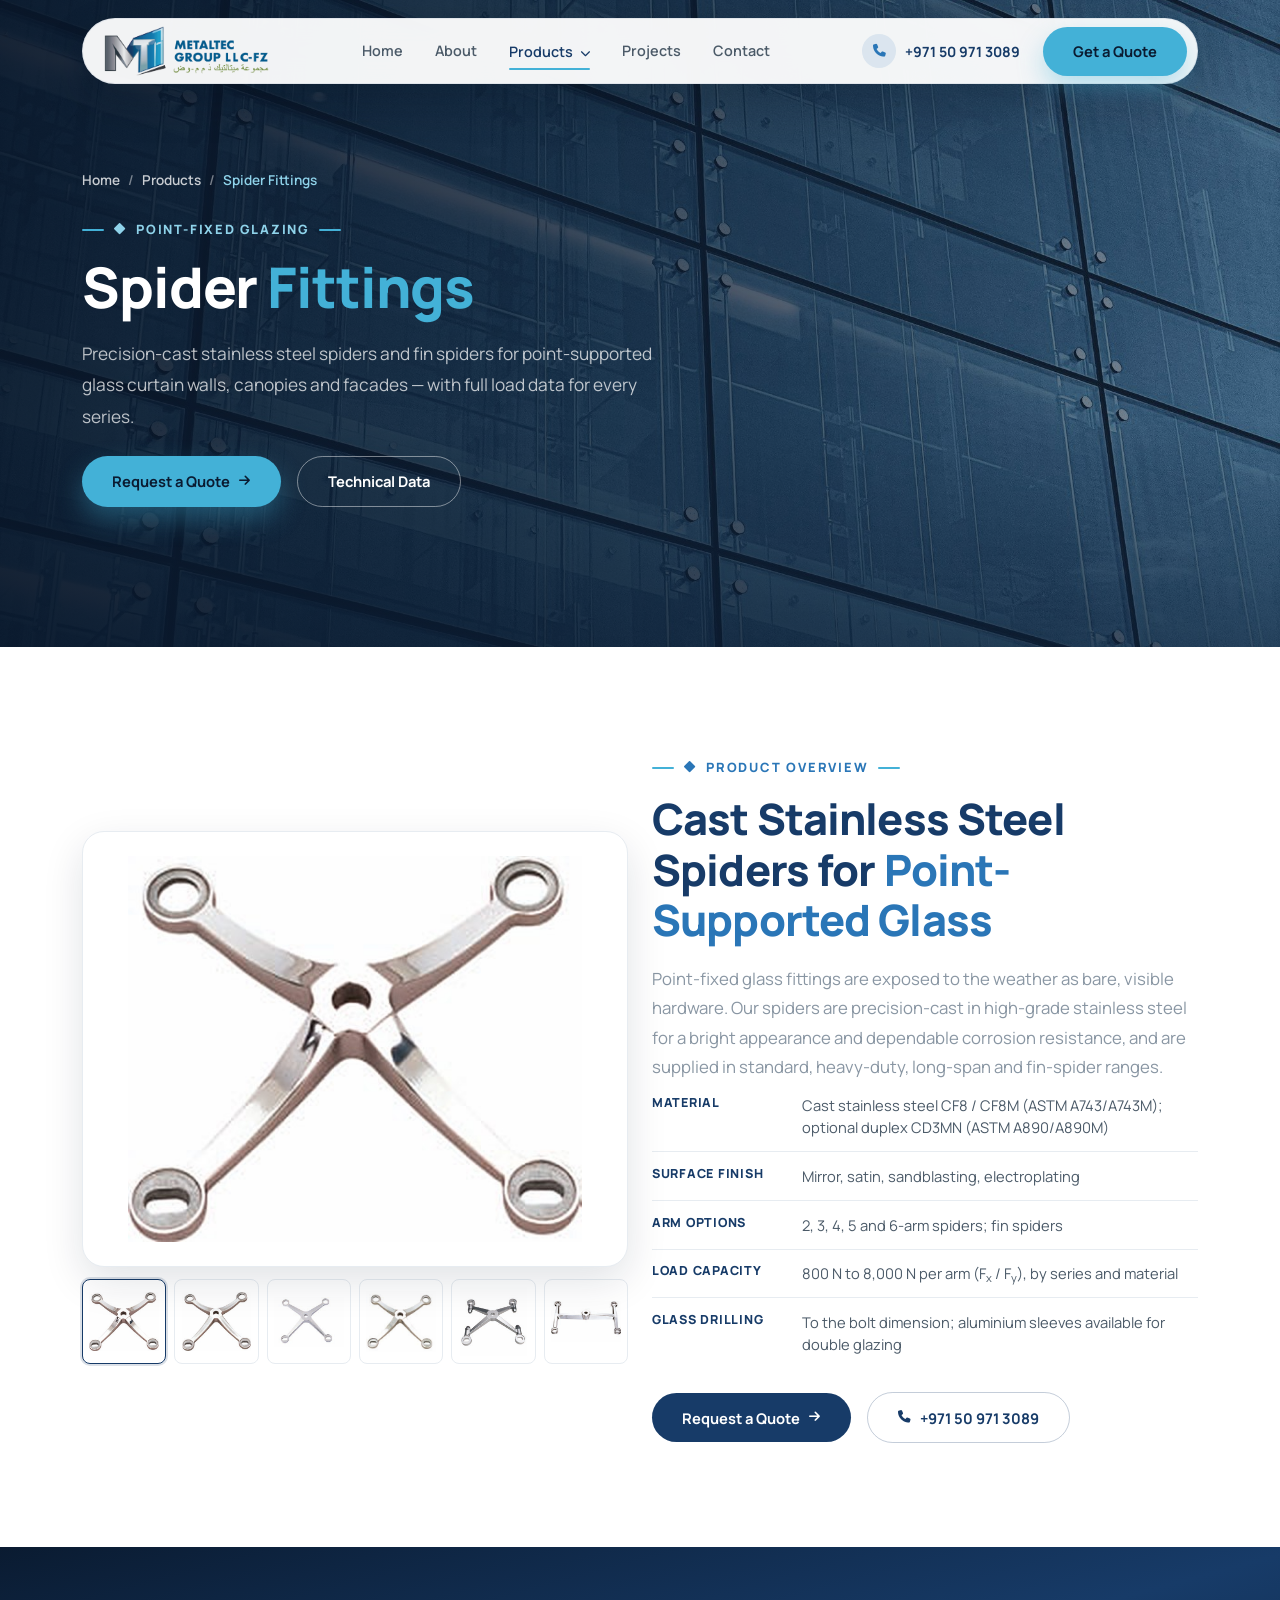
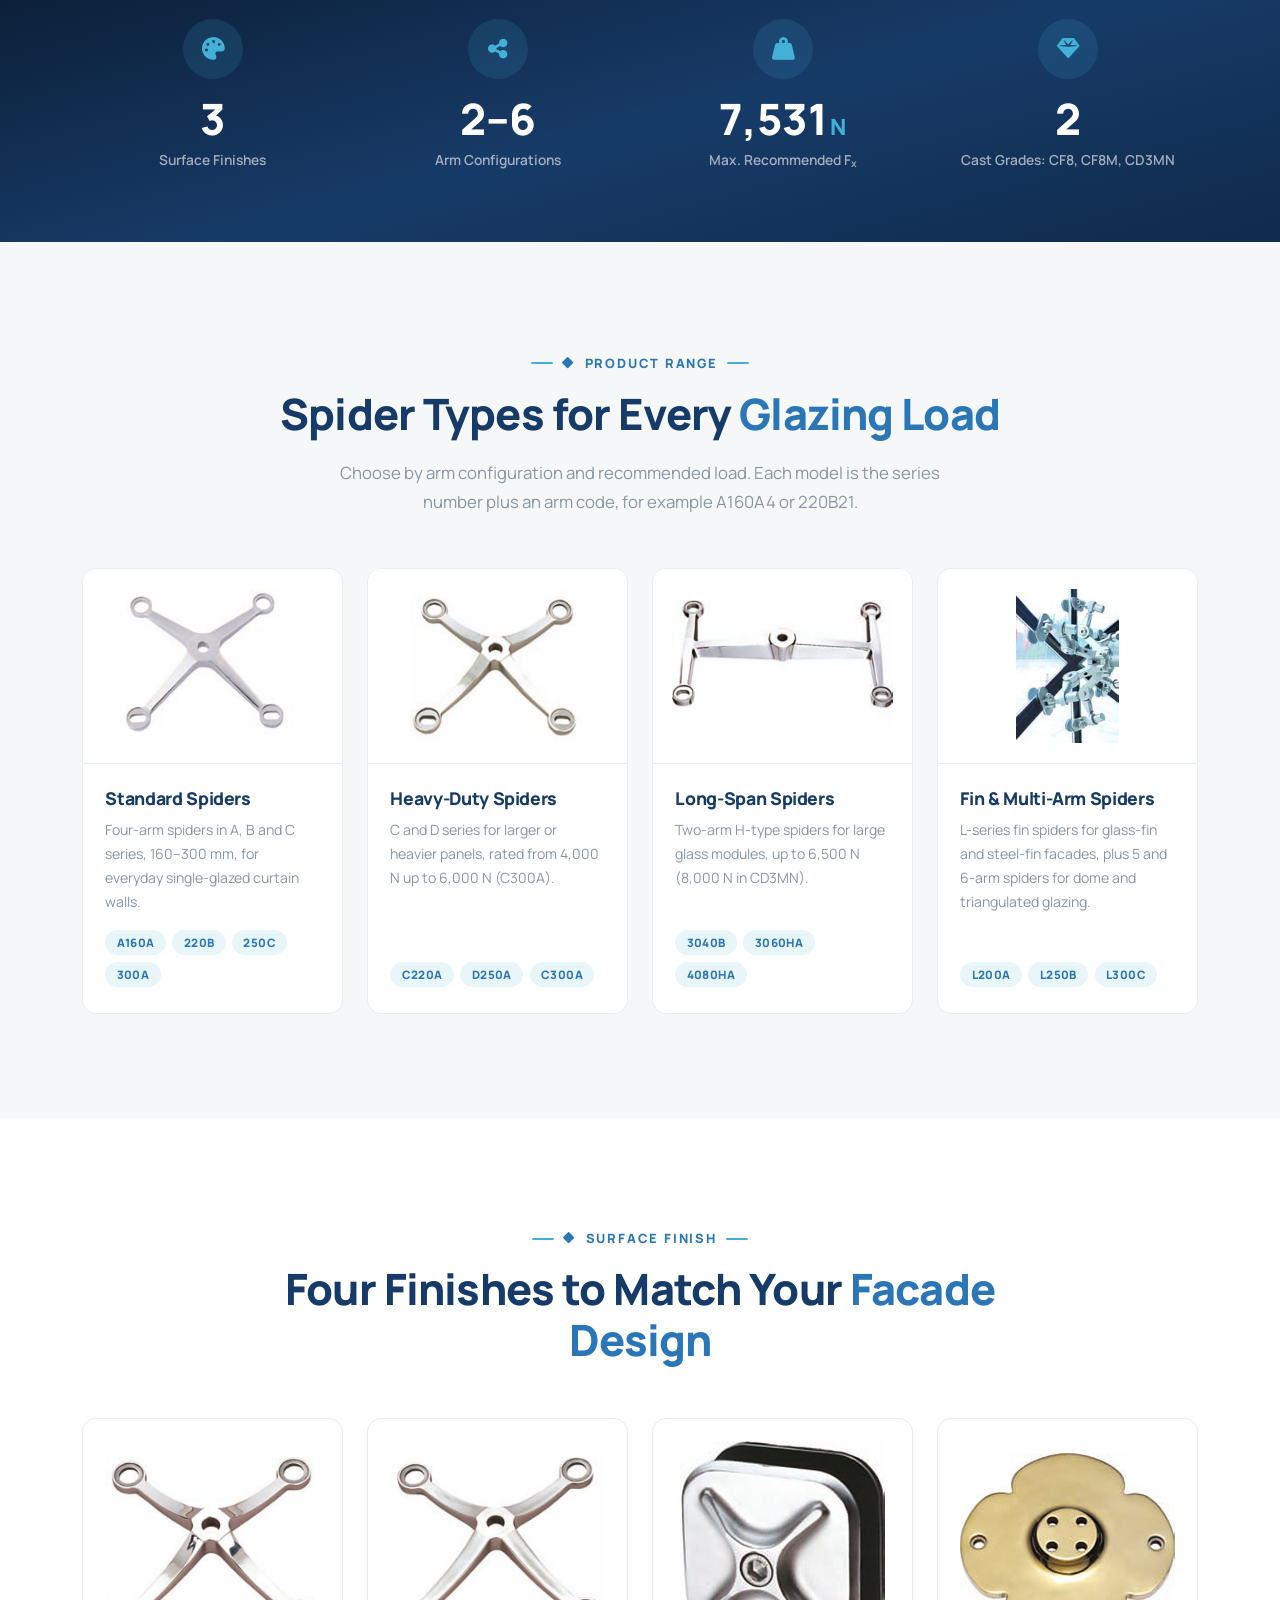
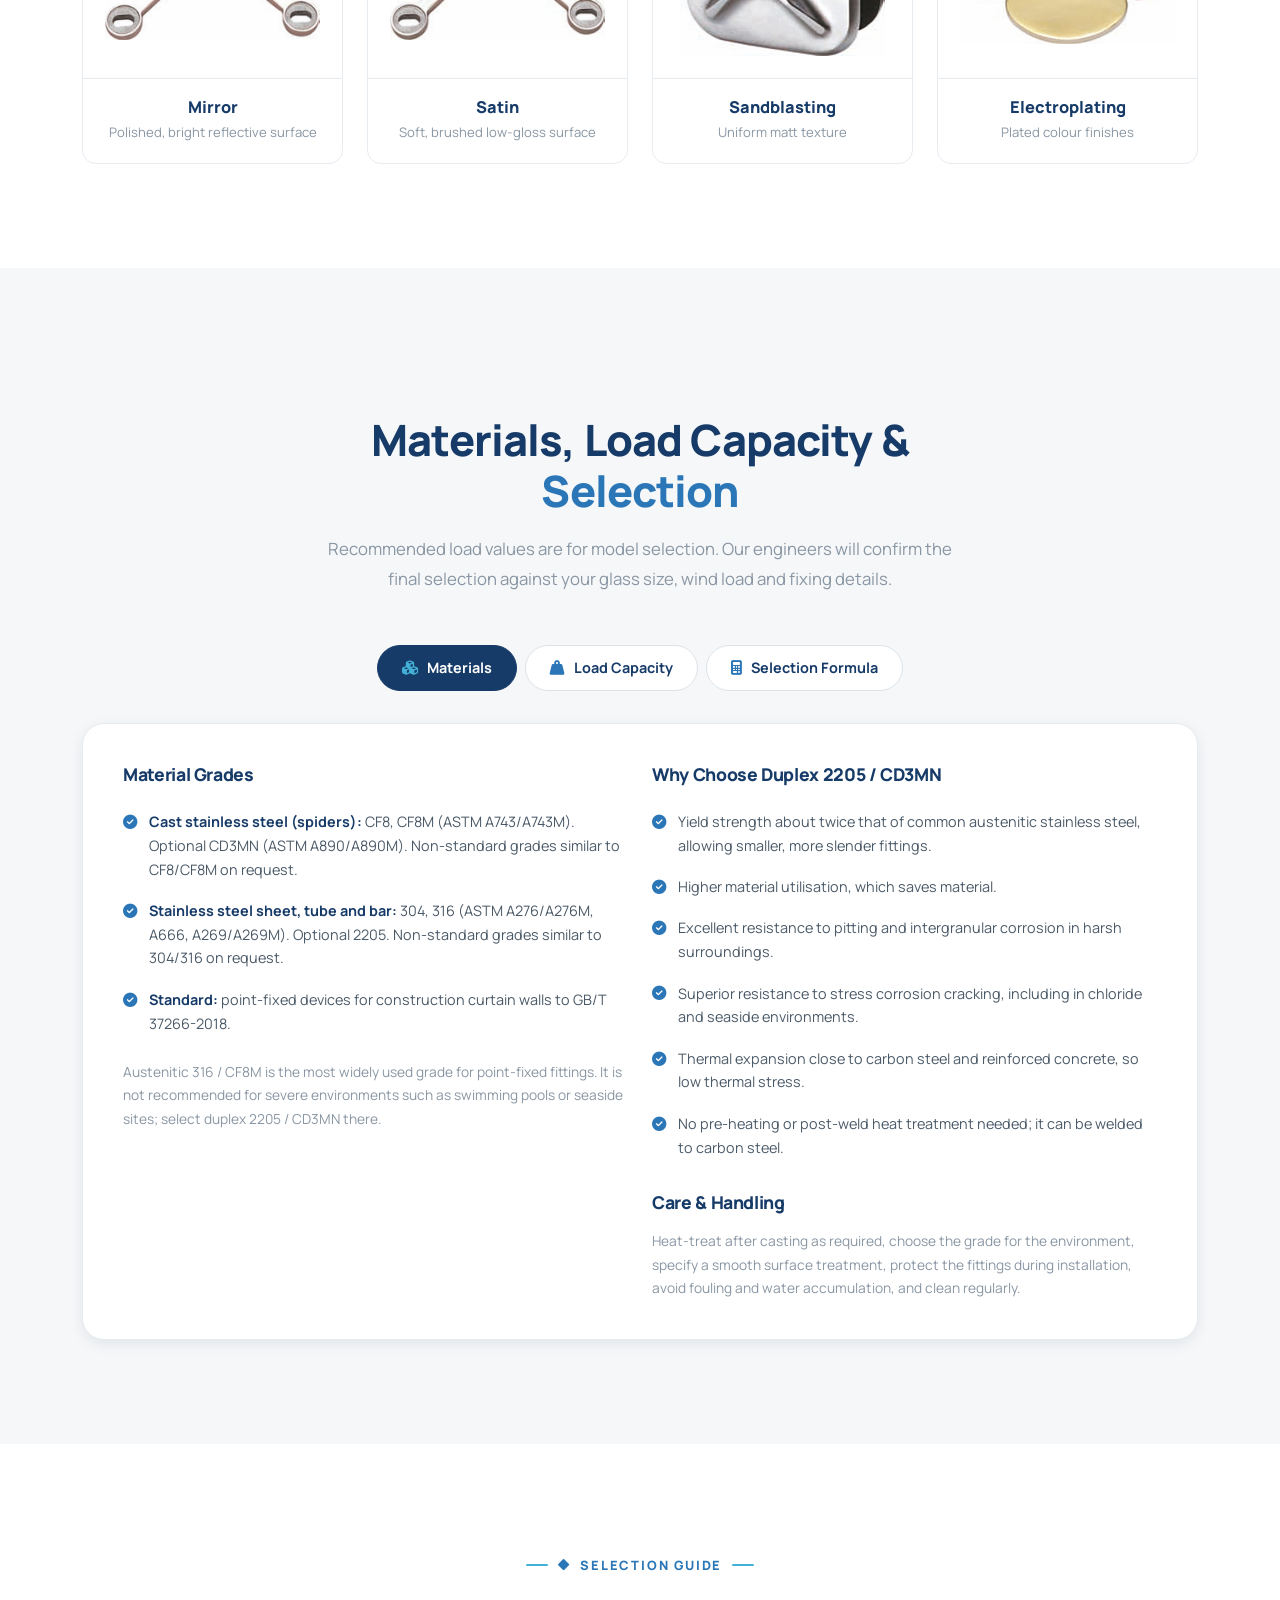
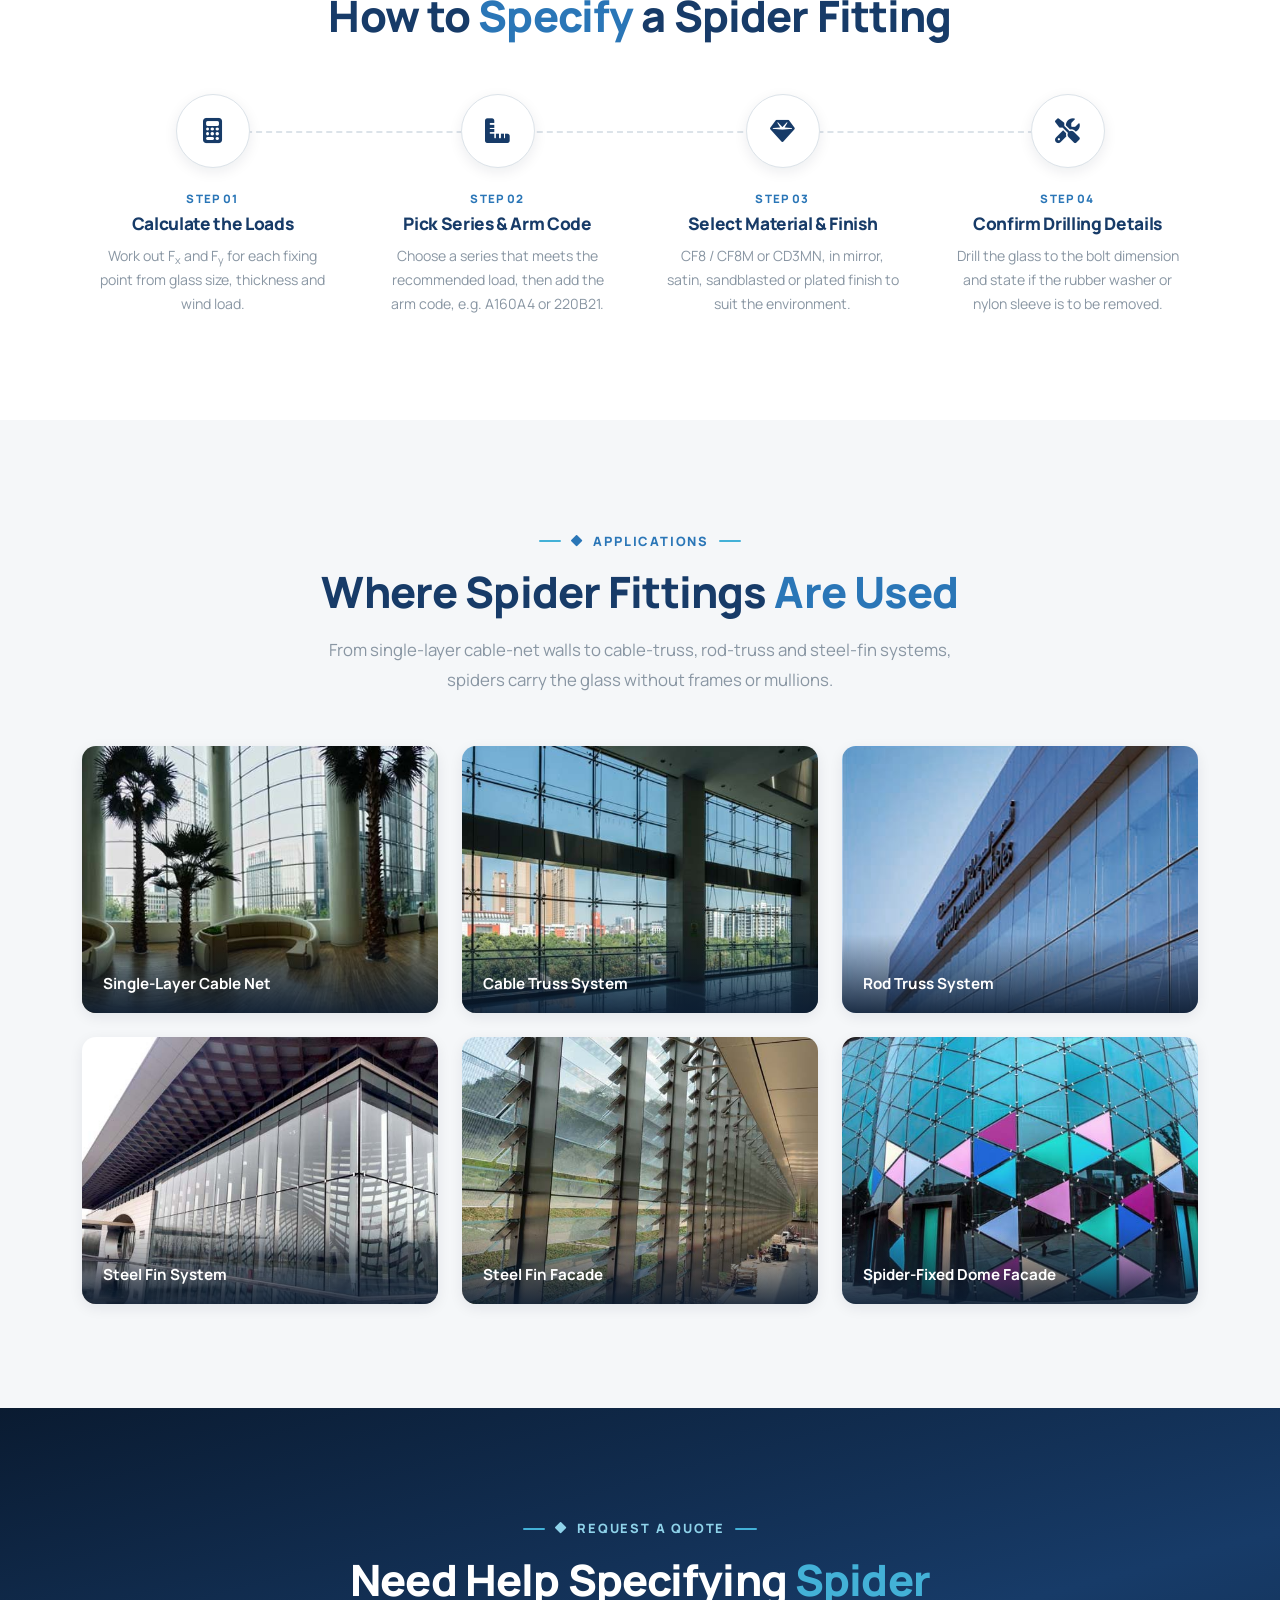
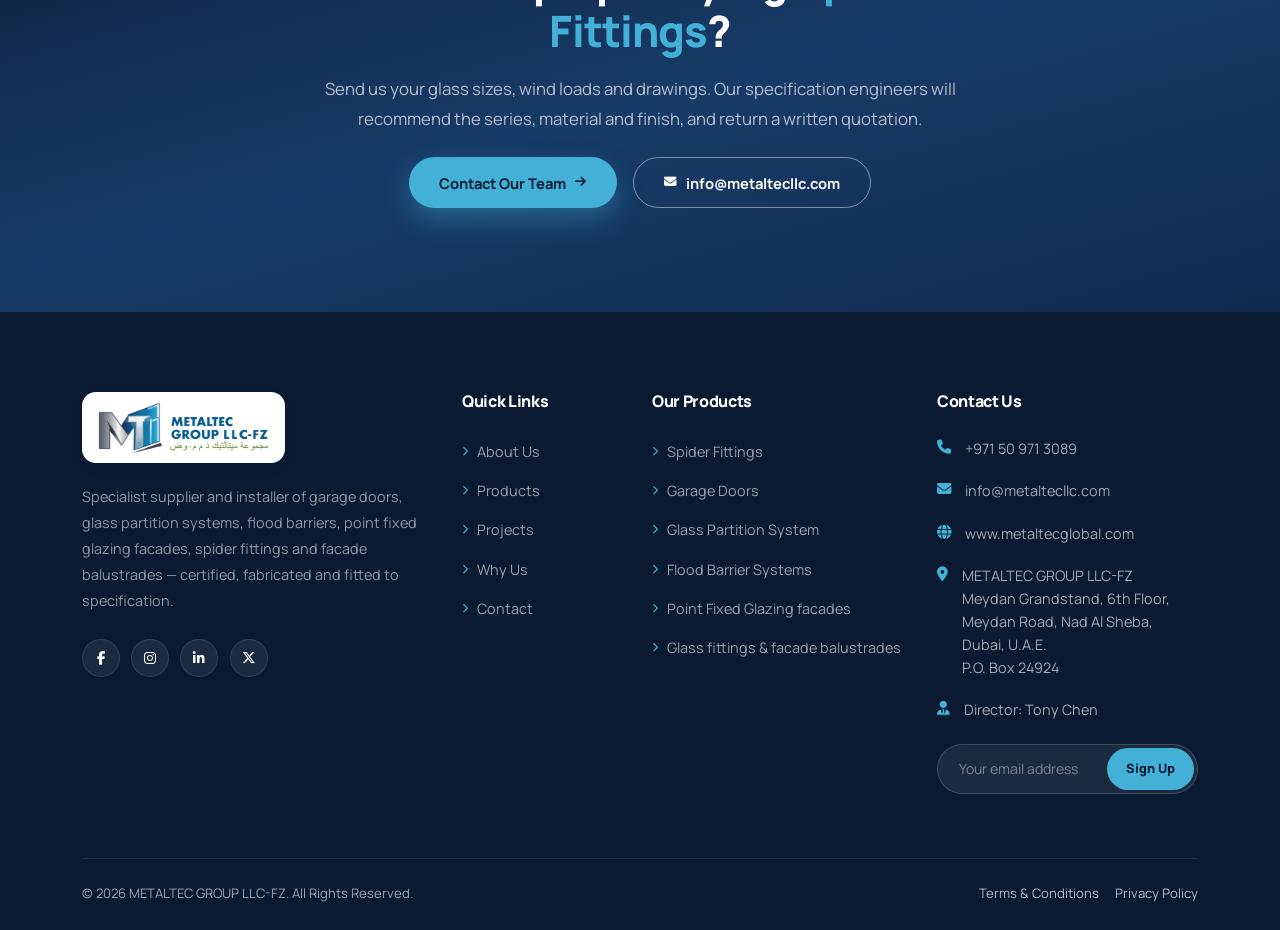
<file: spider-fittings.html>
<!DOCTYPE html>
<html lang="en">
<head>
<meta charset="UTF-8">
<meta name="viewport" content="width=device-width, initial-scale=1.0">
<title>Spider Fittings | Point-Fixed Glass Curtain Wall Hardware | METALTEC GROUP LLC-FZ</title>
<meta name="description" content="Cast stainless steel spider fittings for point-supported glass curtain walls, canopies and facades. Mirror, satin, sandblasted and plated finishes, load data and selection guide from METALTEC GROUP LLC-FZ, Dubai.">
<meta name="theme-color" content="#173b68">
<link rel="icon" type="image/png" href="img/favicon.png">

<!-- Google Fonts: Manrope -->
<link rel="preconnect" href="https://fonts.googleapis.com">
<link rel="preconnect" href="https://fonts.gstatic.com" crossorigin>
<link href="https://fonts.googleapis.com/css2?family=Manrope:wght@400;500;600;700;800&display=swap" rel="stylesheet">

<!-- Bootstrap 5.2.3 (CDN) -->
<link href="https://cdn.jsdelivr.net/npm/bootstrap@5.2.3/dist/css/bootstrap.min.css" rel="stylesheet">

<!-- Font Awesome 6.5.2 (CDN) -->
<link rel="stylesheet" href="https://cdnjs.cloudflare.com/ajax/libs/font-awesome/6.5.2/css/all.min.css">

<!-- Animate.css (CDN) -->
<link rel="stylesheet" href="https://cdnjs.cloudflare.com/ajax/libs/animate.css/4.1.1/animate.min.css">

<!-- Compiled theme SCSS -->
<link rel="stylesheet" href="css/style.css">
</head>
<body>

<a class="visually-hidden-focusable" href="#main">Skip to main content</a>

<!-- ============================== HEADER ============================== -->
<header class="site-header" id="siteHeader">
  <div class="container">
    <div class="header-inner">
      <a href="index.html" class="brand" aria-label="METALTEC GROUP LLC-FZ - back to top">
        <img src="img/logo.png" alt="METALTEC GROUP LLC-FZ logo" class="brand-logo" width="165" height="50">
      </a>

      <nav class="main-nav d-none d-lg-flex">
        <a href="index.html" class="nav-link-item">Home</a>
        <a href="index.html#about" class="nav-link-item">About</a>
        <div class="nav-dropdown dropdown">
          <a href="index.html#products" class="nav-link-item active" aria-current="page" aria-haspopup="true">Products <i class="fa-solid fa-chevron-down nav-dropdown__caret" aria-hidden="true"></i></a>
          <ul class="dropdown-menu nav-dropdown__menu">
            <li><a class="dropdown-item" href="spider-fittings.html">Spider Fittings</a></li>
            <li><a class="dropdown-item" href="index.html#products">Garage Doors</a></li>
            <li><a class="dropdown-item" href="index.html#products">Glass Partition System</a></li>
            <li><a class="dropdown-item" href="index.html#products">Flood Barrier Systems</a></li>
            <li><a class="dropdown-item" href="index.html#products">Point Fixed Glazing facades</a></li>
            <li><a class="dropdown-item" href="index.html#products">Glass fittings &amp; facade balustrades</a></li>
          </ul>
        </div>
        <a href="index.html#projects" class="nav-link-item">Projects</a>
        <a href="contact.html" class="nav-link-item">Contact</a>
      </nav>

      <div class="header-cta d-none d-lg-flex">
        <a href="tel:+971509713089" class="header-phone">
          <span class="icon-circle"><i class="fa-solid fa-phone"></i></span>
          <span>+971 50 971 3089</span>
        </a>
        <a href="contact.html" class="btn btn-brand">Get a Quote</a>
      </div>

      <button class="nav-toggle d-lg-none" type="button" data-bs-toggle="offcanvas" data-bs-target="#mobileNav" aria-controls="mobileNav" aria-label="Open menu">
        <i class="fa-solid fa-bars"></i>
      </button>
    </div>
  </div>
</header>

<!-- Mobile Offcanvas Nav -->
<div class="offcanvas offcanvas-end offcanvas-brand" tabindex="-1" id="mobileNav">
  <div class="offcanvas-header">
    <a href="index.html" class="brand" aria-label="METALTEC GROUP LLC-FZ - back to top">
      <img src="img/logo.png" alt="METALTEC GROUP LLC-FZ logo" class="brand-logo" width="165" height="50">
    </a>
    <button type="button" class="btn-close" data-bs-dismiss="offcanvas" aria-label="Close"></button>
  </div>
  <div class="offcanvas-body">
    <nav class="offcanvas-nav">
      <a href="index.html"><span>Home</span><i class="fa-solid fa-arrow-right"></i></a>
      <a href="index.html#about"><span>About</span><i class="fa-solid fa-arrow-right"></i></a>
      <div class="offcanvas-nav__group">
        <div class="offcanvas-nav__row">
          <a href="index.html#products"><span>Products</span></a>
          <button type="button" class="offcanvas-nav__toggle" data-bs-toggle="collapse" data-bs-target="#mobileProducts" aria-expanded="false" aria-controls="mobileProducts" aria-label="Show product list"><i class="fa-solid fa-chevron-down"></i></button>
        </div>
        <div class="collapse offcanvas-subnav" id="mobileProducts">
          <a href="spider-fittings.html"><span>Spider Fittings</span></a>
          <a href="index.html#products"><span>Garage Doors</span></a>
          <a href="index.html#products"><span>Glass Partition System</span></a>
          <a href="index.html#products"><span>Flood Barrier Systems</span></a>
          <a href="index.html#products"><span>Point Fixed Glazing facades</span></a>
          <a href="index.html#products"><span>Glass fittings &amp; facade balustrades</span></a>
        </div>
      </div>
      <a href="index.html#projects"><span>Projects</span><i class="fa-solid fa-arrow-right"></i></a>
      <a href="contact.html"><span>Contact</span><i class="fa-solid fa-arrow-right"></i></a>
    </nav>
    <a href="tel:+971509713089" class="header-phone mt-4">
      <span class="icon-circle"><i class="fa-solid fa-phone"></i></span>
      <span>+971 50 971 3089</span>
    </a>
    <a href="contact.html" class="btn btn-brand w-100 mt-3">Get a Quote</a>
  </div>
</div>

<main id="main">

<!-- ============================== PAGE BANNER ============================== -->
<section class="page-banner">
  <div class="page-banner__bg page-banner__bg--facade"></div>
  <div class="page-banner__overlay"></div>

  <div class="container page-banner__content">
    <div class="row">
      <div class="col-lg-8">
        <nav aria-label="breadcrumb" class="wow animate__fadeInUp" data-wow-delay="0.05s">
          <ol class="breadcrumb">
            <li class="breadcrumb-item"><a href="index.html">Home</a></li>
            <li class="breadcrumb-item"><a href="index.html#products">Products</a></li>
            <li class="breadcrumb-item active" aria-current="page">Spider Fittings</li>
          </ol>
        </nav>
        <div class="eyebrow wow animate__fadeInUp" data-wow-delay="0.1s"><i class="fa-solid fa-diamond"></i> Point-Fixed Glazing</div>
        <h1 class="page-banner__title wow animate__fadeInUp" data-wow-delay="0.2s">
          Spider <span class="accent">Fittings</span>
        </h1>
        <p class="page-banner__lead wow animate__fadeInUp" data-wow-delay="0.3s">
          Precision-cast stainless steel spiders and fin spiders for point-supported glass curtain walls, canopies and facades &mdash; with full load data for every series.
        </p>
        <div class="hero-actions wow animate__fadeInUp mt-4 mb-0" data-wow-delay="0.4s">
          <a href="contact.html" class="btn btn-brand">Request a Quote <i class="fa-solid fa-arrow-right"></i></a>
          <a href="#specifications" class="btn btn-outline-cream">Technical Data</a>
        </div>
      </div>
    </div>
  </div>
</section>

<!-- ============================== PRODUCT OVERVIEW ============================== -->
<section class="section" id="overview">
  <div class="container">
    <div class="row align-items-center gy-5">
      <div class="col-lg-6">
        <div class="product-gallery wow animate__fadeInUp" data-wow-delay="0.1s">
          <div class="product-gallery__main">
            <img src="img/spider/spider-mirror.jpg" alt="Four-arm mirror-finish stainless steel spider fitting" id="galleryMain" width="494" height="420">
          </div>
          <div class="row row-cols-3 row-cols-sm-6 g-2 mt-1">
            <div class="col"><button type="button" class="product-gallery__thumb is-active" data-gallery-thumb data-src="img/spider/spider-mirror.jpg" data-alt="Four-arm mirror-finish stainless steel spider fitting" aria-label="Show mirror finish spider"><img src="img/spider/spider-mirror.jpg" alt="" loading="lazy"></button></div>
            <div class="col"><button type="button" class="product-gallery__thumb" data-gallery-thumb data-src="img/spider/spider-satin.jpg" data-alt="Four-arm satin-finish stainless steel spider fitting" aria-label="Show satin finish spider"><img src="img/spider/spider-satin.jpg" alt="" loading="lazy"></button></div>
            <div class="col"><button type="button" class="product-gallery__thumb" data-gallery-thumb data-src="img/spider/spider-4arm-b.jpg" data-alt="Standard four-arm spider, B series" aria-label="Show B series spider"><img src="img/spider/spider-4arm-b.jpg" alt="" loading="lazy"></button></div>
            <div class="col"><button type="button" class="product-gallery__thumb" data-gallery-thumb data-src="img/spider/spider-4arm-c.jpg" data-alt="Heavy-duty four-arm spider, C series" aria-label="Show C series spider"><img src="img/spider/spider-4arm-c.jpg" alt="" loading="lazy"></button></div>
            <div class="col"><button type="button" class="product-gallery__thumb" data-gallery-thumb data-src="img/spider/spider-rotule.jpg" data-alt="Four-arm spider fitted with bolt assemblies" aria-label="Show spider with bolt assemblies"><img src="img/spider/spider-rotule.jpg" alt="" loading="lazy"></button></div>
            <div class="col"><button type="button" class="product-gallery__thumb" data-gallery-thumb data-src="img/spider/spider-2arm.jpg" data-alt="Long-span two-arm spider fitting" aria-label="Show two-arm spider"><img src="img/spider/spider-2arm.jpg" alt="" loading="lazy"></button></div>
          </div>
        </div>
      </div>

      <div class="col-lg-6">
        <div class="eyebrow wow animate__fadeInUp" data-wow-delay="0.05s"><i class="fa-solid fa-diamond"></i> Product Overview</div>
        <h2 class="section-title wow animate__fadeInUp" data-wow-delay="0.15s">Cast Stainless Steel Spiders for <span class="text-accent">Point-Supported Glass</span></h2>
        <p class="section-lead wow animate__fadeInUp" data-wow-delay="0.25s">
          Point-fixed glass fittings are exposed to the weather as bare, visible hardware. Our spiders are precision-cast in high-grade stainless steel for a bright appearance and dependable corrosion resistance, and are supplied in standard, heavy-duty, long-span and fin-spider ranges.
        </p>

        <div class="table-responsive wow animate__fadeInUp" data-wow-delay="0.3s">
          <table class="table table-borderless align-middle spec-table mb-0">
            <tbody>
              <tr><th scope="row">Material</th><td>Cast stainless steel CF8 / CF8M (ASTM A743/A743M); optional duplex CD3MN (ASTM A890/A890M)</td></tr>
              <tr><th scope="row">Surface finish</th><td>Mirror, satin, sandblasting, electroplating</td></tr>
              <tr><th scope="row">Arm options</th><td>2, 3, 4, 5 and 6-arm spiders; fin spiders</td></tr>
              <tr><th scope="row">Load capacity</th><td>800 N to 8,000 N per arm (F<sub>x</sub> / F<sub>y</sub>), by series and material</td></tr>
              <tr><th scope="row">Glass drilling</th><td>To the bolt dimension; aluminium sleeves available for double glazing</td></tr>
            </tbody>
          </table>
        </div>

        <div class="d-flex flex-wrap align-items-center gap-3 mt-4 wow animate__fadeInUp" data-wow-delay="0.35s">
          <a href="contact.html" class="btn btn-navy">Request a Quote <i class="fa-solid fa-arrow-right"></i></a>
          <a href="tel:+971509713089" class="btn btn-outline-navy"><i class="fa-solid fa-phone"></i> +971 50 971 3089</a>
        </div>
      </div>
    </div>
  </div>
</section>

<!-- ============================== HIGHLIGHTS BAND ============================== -->
<section class="section-navy py-5">
  <div class="container py-4">
    <div class="row g-4">
      <div class="col-6 col-lg-3">
        <div class="stat-item wow animate__fadeInUp" data-wow-delay="0.05s">
          <div class="stat-icon"><i class="fa-solid fa-palette"></i></div>
          <div class="stat-num"><span class="counter" data-count="4">0</span></div>
          <div class="stat-lbl">Surface Finishes</div>
        </div>
      </div>
      <div class="col-6 col-lg-3">
        <div class="stat-item wow animate__fadeInUp" data-wow-delay="0.12s">
          <div class="stat-icon"><i class="fa-solid fa-share-nodes"></i></div>
          <div class="stat-num"><span>2&ndash;6</span></div>
          <div class="stat-lbl">Arm Configurations</div>
        </div>
      </div>
      <div class="col-6 col-lg-3">
        <div class="stat-item wow animate__fadeInUp" data-wow-delay="0.19s">
          <div class="stat-icon"><i class="fa-solid fa-weight-hanging"></i></div>
          <div class="stat-num"><span class="counter" data-count="8000">0</span><span class="suffix">N</span></div>
          <div class="stat-lbl">Max. Recommended F<sub>x</sub></div>
        </div>
      </div>
      <div class="col-6 col-lg-3">
        <div class="stat-item wow animate__fadeInUp" data-wow-delay="0.26s">
          <div class="stat-icon"><i class="fa-solid fa-gem"></i></div>
          <div class="stat-num"><span class="counter" data-count="3">0</span></div>
          <div class="stat-lbl">Cast Grades: CF8, CF8M, CD3MN</div>
        </div>
      </div>
    </div>
  </div>
</section>

<!-- ============================== SPIDER RANGE ============================== -->
<section class="section bg-off-white" id="range">
  <div class="container">
    <div class="section-head text-center">
      <div class="eyebrow justify-content-center wow animate__fadeInUp" data-wow-delay="0.05s"><i class="fa-solid fa-diamond"></i> Product Range</div>
      <h2 class="section-title wow animate__fadeInUp" data-wow-delay="0.15s">Spider Types for Every <span class="text-accent">Glazing Load</span></h2>
      <p class="section-lead mx-auto wow animate__fadeInUp" data-wow-delay="0.25s">Choose by arm configuration and recommended load. Each model is the series number plus an arm code, for example A160A4 or 220B21.</p>
    </div>

    <div class="row g-4">
      <div class="col-md-6 col-lg-3">
        <div class="type-card wow animate__fadeInUp" data-wow-delay="0.05s">
          <div class="type-card__media"><img src="img/spider/spider-4arm-b.jpg" alt="Standard four-arm spider" loading="lazy"></div>
          <div class="type-card__body">
            <h3>Standard Spiders</h3>
            <p>Four-arm spiders in A, B and C series, 160&ndash;300 mm, for everyday single-glazed curtain walls.</p>
            <div class="type-card__tags"><span>A160A</span><span>220B</span><span>250C</span><span>300A</span></div>
          </div>
        </div>
      </div>
      <div class="col-md-6 col-lg-3">
        <div class="type-card wow animate__fadeInUp" data-wow-delay="0.12s">
          <div class="type-card__media"><img src="img/spider/spider-4arm-c.jpg" alt="Heavy-duty four-arm spider" loading="lazy"></div>
          <div class="type-card__body">
            <h3>Heavy-Duty Spiders</h3>
            <p>C and D series for larger or heavier panels, rated from 4,000 N up to 6,000 N (C300A).</p>
            <div class="type-card__tags"><span>C220A</span><span>D250A</span><span>C300A</span></div>
          </div>
        </div>
      </div>
      <div class="col-md-6 col-lg-3">
        <div class="type-card wow animate__fadeInUp" data-wow-delay="0.19s">
          <div class="type-card__media"><img src="img/spider/spider-2arm.jpg" alt="Long-span two-arm spider" loading="lazy"></div>
          <div class="type-card__body">
            <h3>Long-Span Spiders</h3>
            <p>Two-arm H-type spiders for large glass modules, up to 6,500 N (8,000 N in CD3MN).</p>
            <div class="type-card__tags"><span>3040B</span><span>3060HA</span><span>4080HA</span></div>
          </div>
        </div>
      </div>
      <div class="col-md-6 col-lg-3">
        <div class="type-card wow animate__fadeInUp" data-wow-delay="0.26s">
          <div class="type-card__media"><img src="img/spider/fin-spider-install.jpg" alt="Fin spider fixing glass fins and panels" loading="lazy"></div>
          <div class="type-card__body">
            <h3>Fin &amp; Multi-Arm Spiders</h3>
            <p>L-series fin spiders for glass-fin and steel-fin facades, plus 5 and 6-arm spiders for dome and triangulated glazing.</p>
            <div class="type-card__tags"><span>L200A</span><span>L250B</span><span>L300C</span></div>
          </div>
        </div>
      </div>
    </div>
  </div>
</section>

<!-- ============================== SURFACE FINISHES ============================== -->
<section class="section" id="finishes">
  <div class="container">
    <div class="section-head text-center">
      <div class="eyebrow justify-content-center wow animate__fadeInUp" data-wow-delay="0.05s"><i class="fa-solid fa-diamond"></i> Surface Finish</div>
      <h2 class="section-title wow animate__fadeInUp" data-wow-delay="0.15s">Four Finishes to Match Your <span class="text-accent">Facade Design</span></h2>
    </div>

    <div class="row g-4">
      <div class="col-6 col-lg-3">
        <figure class="finish-card wow animate__fadeInUp" data-wow-delay="0.05s">
          <div class="finish-card__media"><img src="img/spider/spider-mirror.jpg" alt="Spider with mirror finish" loading="lazy"></div>
          <figcaption><strong>Mirror</strong><span>Polished, bright reflective surface</span></figcaption>
        </figure>
      </div>
      <div class="col-6 col-lg-3">
        <figure class="finish-card wow animate__fadeInUp" data-wow-delay="0.12s">
          <div class="finish-card__media"><img src="img/spider/spider-satin.jpg" alt="Spider with satin finish" loading="lazy"></div>
          <figcaption><strong>Satin</strong><span>Soft, brushed low-gloss surface</span></figcaption>
        </figure>
      </div>
      <div class="col-6 col-lg-3">
        <figure class="finish-card wow animate__fadeInUp" data-wow-delay="0.19s">
          <div class="finish-card__media"><img src="img/spider/finish-sandblasting.jpg" alt="Fitting with sandblasted finish" loading="lazy"></div>
          <figcaption><strong>Sandblasting</strong><span>Uniform matt texture</span></figcaption>
        </figure>
      </div>
      <div class="col-6 col-lg-3">
        <figure class="finish-card wow animate__fadeInUp" data-wow-delay="0.26s">
          <div class="finish-card__media"><img src="img/spider/finish-electroplating.jpg" alt="Fitting with electroplated gold finish" loading="lazy"></div>
          <figcaption><strong>Electroplating</strong><span>Plated colour finishes</span></figcaption>
        </figure>
      </div>
    </div>
  </div>
</section>

<!-- ============================== TECHNICAL DATA ============================== -->
<section class="section bg-off-white" id="specifications">
  <div class="container">
    <div class="section-head text-center">
      <div class="eyebrow justify-content-center wow animate__fadeInUp" data-wow-delay="0.05s"><i class="fa-solid fa-diamond"></i> Technical Data</div>
      <h2 class="section-title wow animate__fadeInUp" data-wow-delay="0.15s">Materials, Load Capacity &amp; <span class="text-accent">Selection</span></h2>
      <p class="section-lead mx-auto wow animate__fadeInUp" data-wow-delay="0.25s">Recommended load values are for model selection. Our engineers will confirm the final selection against your glass size, wind load and fixing details.</p>
    </div>

    <ul class="nav nav-pills spec-tabs justify-content-center wow animate__fadeInUp" id="specTabs" role="tablist" data-wow-delay="0.3s">
      <li class="nav-item" role="presentation"><button class="nav-link active" id="tab-material" data-bs-toggle="pill" data-bs-target="#pane-material" type="button" role="tab" aria-controls="pane-material" aria-selected="true"><i class="fa-solid fa-cubes"></i> Materials</button></li>
      <li class="nav-item" role="presentation"><button class="nav-link" id="tab-load" data-bs-toggle="pill" data-bs-target="#pane-load" type="button" role="tab" aria-controls="pane-load" aria-selected="false"><i class="fa-solid fa-weight-hanging"></i> Load Capacity</button></li>
      <li class="nav-item" role="presentation"><button class="nav-link" id="tab-formula" data-bs-toggle="pill" data-bs-target="#pane-formula" type="button" role="tab" aria-controls="pane-formula" aria-selected="false"><i class="fa-solid fa-calculator"></i> Selection Formula</button></li>
    </ul>

    <div class="tab-content spec-panel">
      <!-- Materials -->
      <div class="tab-pane fade show active" id="pane-material" role="tabpanel" aria-labelledby="tab-material" tabindex="0">
        <div class="row g-4">
          <div class="col-lg-6">
            <h3 class="spec-subtitle">Material Grades</h3>
            <ul class="spec-list">
              <li><i class="fa-solid fa-circle-check"></i><span><strong>Cast stainless steel (spiders):</strong> CF8, CF8M (ASTM A743/A743M). Optional CD3MN (ASTM A890/A890M). Non-standard grades similar to CF8/CF8M on request.</span></li>
              <li><i class="fa-solid fa-circle-check"></i><span><strong>Stainless steel sheet, tube and bar:</strong> 304, 316 (ASTM A276/A276M, A666, A269/A269M). Optional 2205. Non-standard grades similar to 304/316 on request.</span></li>
              <li><i class="fa-solid fa-circle-check"></i><span><strong>Standard:</strong> point-fixed devices for construction curtain walls to GB/T 37266-2018.</span></li>
            </ul>
            <p class="spec-note mt-3">Austenitic 316 / CF8M is the most widely used grade for point-fixed fittings. It is not recommended for severe environments such as swimming pools or seaside sites; select duplex 2205 / CD3MN there.</p>
          </div>
          <div class="col-lg-6">
            <h3 class="spec-subtitle">Why Choose Duplex 2205 / CD3MN</h3>
            <ul class="spec-list">
              <li><i class="fa-solid fa-circle-check"></i><span>Yield strength about twice that of common austenitic stainless steel, allowing smaller, more slender fittings.</span></li>
              <li><i class="fa-solid fa-circle-check"></i><span>Higher material utilisation, which saves material.</span></li>
              <li><i class="fa-solid fa-circle-check"></i><span>Excellent resistance to pitting and intergranular corrosion in harsh surroundings.</span></li>
              <li><i class="fa-solid fa-circle-check"></i><span>Superior resistance to stress corrosion cracking, including in chloride and seaside environments.</span></li>
              <li><i class="fa-solid fa-circle-check"></i><span>Thermal expansion close to carbon steel and reinforced concrete, so low thermal stress.</span></li>
              <li><i class="fa-solid fa-circle-check"></i><span>No pre-heating or post-weld heat treatment needed; it can be welded to carbon steel.</span></li>
            </ul>
            <h3 class="spec-subtitle mt-4">Care &amp; Handling</h3>
            <p class="spec-note mb-0">Heat-treat after casting as required, choose the grade for the environment, specify a smooth surface treatment, protect the fittings during installation, avoid fouling and water accumulation, and clean regularly.</p>
          </div>
        </div>
      </div>

      <!-- Load capacity -->
      <div class="tab-pane fade" id="pane-load" role="tabpanel" aria-labelledby="tab-load" tabindex="0">
        <p class="spec-note mb-4">F<sub>x</sub> is the axial load and F<sub>y</sub> the radial load on a single arm, in newtons. A model is the series number plus the arm code, for example A160A4 or A160A21.</p>
        <h3 class="spec-subtitle">Standard &amp; Heavy-Duty Spiders</h3>
        <p class="spec-note">Series A, B, C, D and GZ. Where the series has no CD3MN rating, a dash is shown.</p>
        <div class="table-responsive">
          <table class="table table-sm table-hover align-middle text-center data-table">
            <thead>
              <tr>
                <th scope="col" rowspan="2" class="text-start">Series</th>
                <th scope="col" rowspan="2">Size A (mm)</th>
                <th scope="colgroup" colspan="2">CF8 / CF8M</th>
                <th scope="colgroup" colspan="2">CD3MN</th>
              </tr>
              <tr>
                <th scope="col">F<sub>x</sub> &le; (N)</th><th scope="col">F<sub>y</sub> &le; (N)</th>
                <th scope="col">F<sub>x</sub> &le; (N)</th><th scope="col">F<sub>y</sub> &le; (N)</th>
              </tr>
            </thead>
            <tbody>
              <tr>
                <th scope="row">A160A</th>
                <td>160</td>
                <td>1,500</td><td>800</td>
                <td>&mdash;</td><td>&mdash;</td>
              </tr>
              <tr>
                <th scope="row">A200A</th>
                <td>200</td>
                <td>2,000</td><td>800</td>
                <td>&mdash;</td><td>&mdash;</td>
              </tr>
              <tr>
                <th scope="row">200A</th>
                <td>200</td>
                <td>2,000</td><td>1,000</td>
                <td>2,600</td><td>1,300</td>
              </tr>
              <tr>
                <th scope="row">A220A</th>
                <td>220</td>
                <td>2,000</td><td>1,000</td>
                <td>&mdash;</td><td>&mdash;</td>
              </tr>
              <tr>
                <th scope="row">220A</th>
                <td>220</td>
                <td>2,000</td><td>1,200</td>
                <td>2,600</td><td>1,600</td>
              </tr>
              <tr>
                <th scope="row">C220A</th>
                <td>220</td>
                <td>4,000</td><td>2,500</td>
                <td>&mdash;</td><td>&mdash;</td>
              </tr>
              <tr>
                <th scope="row">D220A</th>
                <td>220</td>
                <td>5,000</td><td>3,500</td>
                <td>&mdash;</td><td>&mdash;</td>
              </tr>
              <tr>
                <th scope="row">A250A</th>
                <td>250</td>
                <td>2,000</td><td>1,200</td>
                <td>&mdash;</td><td>&mdash;</td>
              </tr>
              <tr>
                <th scope="row">250A</th>
                <td>250</td>
                <td>2,500</td><td>1,500</td>
                <td>3,300</td><td>2,000</td>
              </tr>
              <tr>
                <th scope="row">C250A</th>
                <td>250</td>
                <td>4,000</td><td>2,500</td>
                <td>&mdash;</td><td>&mdash;</td>
              </tr>
              <tr>
                <th scope="row">D250A</th>
                <td>250</td>
                <td>5,000</td><td>3,500</td>
                <td>&mdash;</td><td>&mdash;</td>
              </tr>
              <tr>
                <th scope="row">A300A</th>
                <td>300</td>
                <td>2,500</td><td>1,500</td>
                <td>&mdash;</td><td>&mdash;</td>
              </tr>
              <tr>
                <th scope="row">300A</th>
                <td>300</td>
                <td>3,000</td><td>2,000</td>
                <td>3,900</td><td>2,600</td>
              </tr>
              <tr>
                <th scope="row">C300A</th>
                <td>&mdash;</td>
                <td>6,000</td><td>4,000</td>
                <td>&mdash;</td><td>&mdash;</td>
              </tr>
              <tr>
                <th scope="row">200B</th>
                <td>200</td>
                <td>2,000</td><td>1,000</td>
                <td>2,600</td><td>1,300</td>
              </tr>
              <tr>
                <th scope="row">220B</th>
                <td>220</td>
                <td>2,000</td><td>1,200</td>
                <td>2,600</td><td>1,600</td>
              </tr>
              <tr>
                <th scope="row">250B</th>
                <td>250</td>
                <td>2,500</td><td>1,500</td>
                <td>3,300</td><td>2,000</td>
              </tr>
              <tr>
                <th scope="row">300B</th>
                <td>300</td>
                <td>3,000</td><td>2,000</td>
                <td>3,900</td><td>2,600</td>
              </tr>
              <tr>
                <th scope="row">200C</th>
                <td>200</td>
                <td>2,000</td><td>1,000</td>
                <td>2,600</td><td>1,300</td>
              </tr>
              <tr>
                <th scope="row">250C</th>
                <td>250</td>
                <td>2,500</td><td>1,500</td>
                <td>3,300</td><td>2,000</td>
              </tr>
              <tr>
                <th scope="row">300C</th>
                <td>300</td>
                <td>3,000</td><td>2,000</td>
                <td>3,900</td><td>2,600</td>
              </tr>
              <tr>
                <th scope="row">GZ200XFB</th>
                <td>200</td>
                <td>2,000</td><td>1,000</td>
                <td>2,600</td><td>1,300</td>
              </tr>
              <tr>
                <th scope="row">GZ220XFC</th>
                <td>220</td>
                <td>2,000</td><td>1,200</td>
                <td>2,600</td><td>1,600</td>
              </tr>
              <tr>
                <th scope="row">GZ250XFD</th>
                <td>250</td>
                <td>2,500</td><td>1,500</td>
                <td>3,300</td><td>2,000</td>
              </tr>
            </tbody>
          </table>
        </div>
        <div class="mt-5"></div>
        <h3 class="spec-subtitle">Long-Span &amp; Special Spiders</h3>
        <p class="spec-note">H-type and specially-configured spiders.</p>
        <div class="table-responsive">
          <table class="table table-sm table-hover align-middle text-center data-table">
            <thead>
              <tr>
                <th scope="col" rowspan="2" class="text-start">Series</th>
                <th scope="col" rowspan="2">Size A (mm)</th>
                <th scope="colgroup" colspan="2">CF8 / CF8M</th>
                <th scope="colgroup" colspan="2">CD3MN</th>
              </tr>
              <tr>
                <th scope="col">F<sub>x</sub> &le; (N)</th><th scope="col">F<sub>y</sub> &le; (N)</th>
                <th scope="col">F<sub>x</sub> &le; (N)</th><th scope="col">F<sub>y</sub> &le; (N)</th>
              </tr>
            </thead>
            <tbody>
              <tr>
                <th scope="row">250AA / 250AC</th>
                <td>&mdash;</td>
                <td>2,500</td><td>1,500</td>
                <td>3,300</td><td>2,000</td>
              </tr>
              <tr>
                <th scope="row">250K</th>
                <td>&mdash;</td>
                <td>2,500</td><td>1,500</td>
                <td>3,300</td><td>2,000</td>
              </tr>
              <tr>
                <th scope="row">3040B</th>
                <td>&mdash;</td>
                <td>4,000</td><td>2,000</td>
                <td>5,000</td><td>2,600</td>
              </tr>
              <tr>
                <th scope="row">3060HA</th>
                <td>600</td>
                <td>6,500</td><td>2,500</td>
                <td>8,000</td><td>3,200</td>
              </tr>
              <tr>
                <th scope="row">4080HA</th>
                <td>800</td>
                <td>6,500</td><td>3,500</td>
                <td>8,000</td><td>4,500</td>
              </tr>
            </tbody>
          </table>
        </div>
        <p class="spec-note mt-2">3060HA / 4080HA are two-arm spiders. GZ3060HTC (600 mm) is customised according to the project. C300A: when the radial load is below 3,500 N an eccentric washer meets the load requirement; above 3,500 N the slotted holes carry the load.</p>
        <div class="mt-5"></div>
        <h3 class="spec-subtitle">Fin Spiders</h3>
        <p class="spec-note">L-series spiders for glass-fin and steel-fin supported facades.</p>
        <div class="table-responsive">
          <table class="table table-sm table-hover align-middle text-center data-table">
            <thead>
              <tr>
                <th scope="col" rowspan="2" class="text-start">Series</th>
                <th scope="col" rowspan="2">Size A (mm)</th>
                <th scope="colgroup" colspan="2">CF8 / CF8M</th>
                <th scope="colgroup" colspan="2">CD3MN</th>
              </tr>
              <tr>
                <th scope="col">F<sub>x</sub> &le; (N)</th><th scope="col">F<sub>y</sub> &le; (N)</th>
                <th scope="col">F<sub>x</sub> &le; (N)</th><th scope="col">F<sub>y</sub> &le; (N)</th>
              </tr>
            </thead>
            <tbody>
              <tr>
                <th scope="row">LZ200XFBJ</th>
                <td>&mdash;</td>
                <td>2,000</td><td>1,000</td>
                <td>&mdash;</td><td>&mdash;</td>
              </tr>
              <tr>
                <th scope="row">L200A</th>
                <td>&mdash;</td>
                <td>2,000</td><td>1,000</td>
                <td>&mdash;</td><td>&mdash;</td>
              </tr>
              <tr>
                <th scope="row">L210A</th>
                <td>&mdash;</td>
                <td>2,000</td><td>1,000</td>
                <td>2,600</td><td>1,300</td>
              </tr>
              <tr>
                <th scope="row">L220A / L250A</th>
                <td>&mdash;</td>
                <td>2,500</td><td>1,500</td>
                <td>3,300</td><td>2,000</td>
              </tr>
              <tr>
                <th scope="row">CL220 / CL250A</th>
                <td>&mdash;</td>
                <td>4,000</td><td>2,500</td>
                <td>&mdash;</td><td>&mdash;</td>
              </tr>
              <tr>
                <th scope="row">DL220A / DL250A</th>
                <td>&mdash;</td>
                <td>5,000</td><td>3,500</td>
                <td>&mdash;</td><td>&mdash;</td>
              </tr>
              <tr>
                <th scope="row">L220B / L250B</th>
                <td>&mdash;</td>
                <td>2,500</td><td>1,500</td>
                <td>3,300</td><td>2,000</td>
              </tr>
              <tr>
                <th scope="row">CL250B</th>
                <td>&mdash;</td>
                <td>4,000</td><td>2,500</td>
                <td>&mdash;</td><td>&mdash;</td>
              </tr>
              <tr>
                <th scope="row">L220C / L250C</th>
                <td>&mdash;</td>
                <td>2,500</td><td>1,500</td>
                <td>3,300</td><td>2,000</td>
              </tr>
              <tr>
                <th scope="row">L220D / L250D</th>
                <td>&mdash;</td>
                <td>2,500</td><td>1,500</td>
                <td>3,300</td><td>2,000</td>
              </tr>
              <tr>
                <th scope="row">L300C</th>
                <td>&mdash;</td>
                <td>3,000</td><td>1,500</td>
                <td>3,900</td><td>2,000</td>
              </tr>
              <tr>
                <th scope="row">L240D</th>
                <td>&mdash;</td>
                <td>3,500</td><td>1,000</td>
                <td>4,500</td><td>1,300</td>
              </tr>
              <tr>
                <th scope="row">L300CY / L300CN</th>
                <td>&mdash;</td>
                <td>3,000</td><td>1,500</td>
                <td>3,900</td><td>2,000</td>
              </tr>
            </tbody>
          </table>
        </div>
        <p class="spec-note mt-2">When ordering fin spiders, state whether the rubber washer or nylon sleeve is to be removed, and drill the glass to the bolt dimension.</p>
      </div>

      <!-- Formulas -->
      <div class="tab-pane fade" id="pane-formula" role="tabpanel" aria-labelledby="tab-formula" tabindex="0">
        <div class="row g-4">
          <div class="col-lg-4">
            <div class="formula-card">
              <h3 class="spec-subtitle">1. Glass Panel Weight</h3>
              <p class="formula">G<sub>k</sub> = T &times; B &times; H &times; &rho;</p>
              <ul class="formula-legend">
                <li><strong>G<sub>k</sub></strong> weight of the glass panel (N)</li>
                <li><strong>T</strong> valid glass thickness (mm)</li>
                <li><strong>B</strong> width of the glass (m)</li>
                <li><strong>H</strong> height of the glass (m)</li>
                <li><strong>&rho;</strong> gravity density of glass (default 25.6)</li>
              </ul>
            </div>
          </div>
          <div class="col-lg-4">
            <div class="formula-card">
              <h3 class="spec-subtitle">2. Radial Force</h3>
              <p class="formula">F<sub>y</sub> = 1.2 G<sub>k</sub> / n<sub>y</sub></p>
              <ul class="formula-legend">
                <li><strong>F<sub>y</sub></strong> radial force on a single point (N)</li>
                <li><strong>G<sub>k</sub></strong> weight of the glass panel (N)</li>
                <li><strong>n<sub>y</sub></strong> number of force-bearing points in the y direction</li>
              </ul>
            </div>
          </div>
          <div class="col-lg-4">
            <div class="formula-card">
              <h3 class="spec-subtitle">3. Axial Force</h3>
              <p class="formula">F<sub>x</sub> = q &times; B &times; H / n<sub>x</sub></p>
              <ul class="formula-legend">
                <li><strong>F<sub>x</sub></strong> axial force on a single point (N)</li>
                <li><strong>q</strong> distributed design load on the glass, mainly wind load (N/m&sup2;)</li>
                <li><strong>B, H</strong> width and height of the glass (m)</li>
                <li><strong>n<sub>x</sub></strong> number of force-bearing points in the x direction</li>
              </ul>
            </div>
          </div>
        </div>
        <p class="spec-note mt-4 mb-0">For the standard four-point spider arrangement, n<sub>x</sub> = 4 and n<sub>y</sub> = 2. Select a spider whose recommended F<sub>x</sub> and F<sub>y</sub> are not lower than the calculated values.</p>
      </div>
    </div>
  </div>
</section>

<!-- ============================== HOW TO SPECIFY ============================== -->
<section class="section" id="how-to-specify">
  <div class="container">
    <div class="section-head text-center">
      <div class="eyebrow justify-content-center wow animate__fadeInUp" data-wow-delay="0.05s"><i class="fa-solid fa-diamond"></i> Selection Guide</div>
      <h2 class="section-title wow animate__fadeInUp" data-wow-delay="0.15s">How to <span class="text-accent">Specify</span> a Spider Fitting</h2>
    </div>

    <div class="process-line">
      <div class="row g-4">
        <div class="col-md-6 col-lg-3">
          <div class="process-step wow animate__fadeInUp" data-wow-delay="0.1s">
            <div class="step-num"><i class="fa-solid fa-calculator"></i></div>
            <span class="step-tag">STEP 01</span>
            <h5>Calculate the Loads</h5>
            <p>Work out F<sub>x</sub> and F<sub>y</sub> for each fixing point from glass size, thickness and wind load.</p>
          </div>
        </div>
        <div class="col-md-6 col-lg-3">
          <div class="process-step wow animate__fadeInUp" data-wow-delay="0.2s">
            <div class="step-num"><i class="fa-solid fa-ruler-combined"></i></div>
            <span class="step-tag">STEP 02</span>
            <h5>Pick Series &amp; Arm Code</h5>
            <p>Choose a series that meets the recommended load, then add the arm code, e.g. A160A4 or 220B21.</p>
          </div>
        </div>
        <div class="col-md-6 col-lg-3">
          <div class="process-step wow animate__fadeInUp" data-wow-delay="0.3s">
            <div class="step-num"><i class="fa-solid fa-gem"></i></div>
            <span class="step-tag">STEP 03</span>
            <h5>Select Material &amp; Finish</h5>
            <p>CF8 / CF8M or CD3MN, in mirror, satin, sandblasted or plated finish to suit the environment.</p>
          </div>
        </div>
        <div class="col-md-6 col-lg-3">
          <div class="process-step wow animate__fadeInUp" data-wow-delay="0.4s">
            <div class="step-num"><i class="fa-solid fa-screwdriver-wrench"></i></div>
            <span class="step-tag">STEP 04</span>
            <h5>Confirm Drilling Details</h5>
            <p>Drill the glass to the bolt dimension and state if the rubber washer or nylon sleeve is to be removed.</p>
          </div>
        </div>
      </div>
    </div>
  </div>
</section>

<!-- ============================== APPLICATIONS ============================== -->
<section class="section bg-off-white" id="applications">
  <div class="container">
    <div class="section-head text-center">
      <div class="eyebrow justify-content-center wow animate__fadeInUp" data-wow-delay="0.05s"><i class="fa-solid fa-diamond"></i> Applications</div>
      <h2 class="section-title wow animate__fadeInUp" data-wow-delay="0.15s">Where Spider Fittings <span class="text-accent">Are Used</span></h2>
      <p class="section-lead mx-auto wow animate__fadeInUp" data-wow-delay="0.25s">From single-layer cable-net walls to cable-truss, rod-truss and steel-fin systems, spiders carry the glass without frames or mullions.</p>
    </div>

    <div class="row g-4">
      <div class="col-md-6 col-lg-4">
        <figure class="app-card wow animate__fadeInUp" data-wow-delay="0.05s">
          <img src="img/spider/app-cable-net.jpg" alt="Single-layer cable net glass curtain wall in a lobby" loading="lazy">
          <figcaption>Single-Layer Cable Net</figcaption>
        </figure>
      </div>
      <div class="col-md-6 col-lg-4">
        <figure class="app-card wow animate__fadeInUp" data-wow-delay="0.12s">
          <img src="img/spider/app-cable-truss.jpg" alt="Cable truss glass curtain wall facade" loading="lazy">
          <figcaption>Cable Truss System</figcaption>
        </figure>
      </div>
      <div class="col-md-6 col-lg-4">
        <figure class="app-card wow animate__fadeInUp" data-wow-delay="0.19s">
          <img src="img/spider/app-rod-truss.jpg" alt="Rod truss glass curtain wall on a building exterior" loading="lazy">
          <figcaption>Rod Truss System</figcaption>
        </figure>
      </div>
      <div class="col-md-6 col-lg-4">
        <figure class="app-card wow animate__fadeInUp" data-wow-delay="0.05s">
          <img src="img/spider/app-steel-fin.jpg" alt="Steel fin glass curtain wall with a red canopy" loading="lazy">
          <figcaption>Steel Fin System</figcaption>
        </figure>
      </div>
      <div class="col-md-6 col-lg-4">
        <figure class="app-card wow animate__fadeInUp" data-wow-delay="0.12s">
          <img src="img/spider/app-steel-fin-2.jpg" alt="Glass facade with steel fin supports and louvres" loading="lazy">
          <figcaption>Steel Fin Facade</figcaption>
        </figure>
      </div>
      <div class="col-md-6 col-lg-4">
        <figure class="app-card wow animate__fadeInUp" data-wow-delay="0.19s">
          <img src="img/spider/app-fin-facade.jpg" alt="Domed glass facade with triangular coloured glazing" loading="lazy">
          <figcaption>Spider-Fixed Dome Facade</figcaption>
        </figure>
      </div>
    </div>
  </div>
</section>

<!-- ============================== ENQUIRY BAND ============================== -->
<section class="section section-navy" id="enquire">
  <div class="container">
    <div class="row justify-content-center text-center">
      <div class="col-lg-8">
        <div class="eyebrow justify-content-center wow animate__fadeInUp" data-wow-delay="0.05s"><i class="fa-solid fa-diamond"></i> Request a Quote</div>
        <h2 class="section-title wow animate__fadeInUp" data-wow-delay="0.15s">Need Help Specifying <span class="text-accent">Spider Fittings</span>?</h2>
        <p class="section-lead mx-auto wow animate__fadeInUp" data-wow-delay="0.25s">Send us your glass sizes, wind loads and drawings. Our specification engineers will recommend the series, material and finish, and return a written quotation.</p>
        <div class="d-flex flex-wrap justify-content-center gap-3 mt-4 wow animate__fadeInUp" data-wow-delay="0.35s">
          <a href="contact.html" class="btn btn-brand">Contact Our Team <i class="fa-solid fa-arrow-right"></i></a>
          <a href="mailto:info@metaltecllc.com" class="btn btn-outline-cream"><i class="fa-solid fa-envelope"></i> info@metaltecllc.com</a>
        </div>
      </div>
    </div>
  </div>
</section>

</main>

<!-- ============================== FOOTER ============================== -->
<footer class="site-footer">
  <div class="container">
    <div class="row gy-5">
      <div class="col-lg-4">
        <a href="index.html" class="brand brand--card" aria-label="METALTEC GROUP LLC-FZ - back to top">
          <img src="img/logo.png" alt="METALTEC GROUP LLC-FZ logo" class="brand-logo" width="172" height="52" loading="lazy">
        </a>
        <div class="footer-about">
          <p>Specialist supplier and installer of garage doors, glass partition systems, flood barriers, point fixed glazing facades, spider fittings and facade balustrades — certified, fabricated and fitted to specification.</p>
        </div>
        <div class="social-row">
          <a href="#" aria-label="Facebook"><i class="fa-brands fa-facebook-f"></i></a>
          <a href="#" aria-label="Instagram"><i class="fa-brands fa-instagram"></i></a>
          <a href="#" aria-label="LinkedIn"><i class="fa-brands fa-linkedin-in"></i></a>
          <a href="#" aria-label="X"><i class="fa-brands fa-x-twitter"></i></a>
        </div>
      </div>

      <div class="col-6 col-lg-2">
        <h6 class="footer-heading">Quick Links</h6>
        <ul class="footer-links">
          <li><a href="index.html#about"><i class="fa-solid fa-chevron-right"></i>About Us</a></li>
          <li><a href="index.html#products"><i class="fa-solid fa-chevron-right"></i>Products</a></li>
          <li><a href="index.html#projects"><i class="fa-solid fa-chevron-right"></i>Projects</a></li>
          <li><a href="index.html#why-us"><i class="fa-solid fa-chevron-right"></i>Why Us</a></li>
          <li><a href="contact.html"><i class="fa-solid fa-chevron-right"></i>Contact</a></li>
        </ul>
      </div>

      <div class="col-6 col-lg-3">
        <h6 class="footer-heading">Our Products</h6>
        <ul class="footer-links">
          <li><a href="spider-fittings.html"><i class="fa-solid fa-chevron-right"></i>Spider Fittings</a></li>
          <li><a href="index.html#products"><i class="fa-solid fa-chevron-right"></i>Garage Doors</a></li>
          <li><a href="index.html#products"><i class="fa-solid fa-chevron-right"></i>Glass Partition System</a></li>
          <li><a href="index.html#products"><i class="fa-solid fa-chevron-right"></i>Flood Barrier Systems</a></li>
          <li><a href="index.html#products"><i class="fa-solid fa-chevron-right"></i>Point Fixed Glazing facades</a></li>
          <li><a href="index.html#products"><i class="fa-solid fa-chevron-right"></i>Glass fittings &amp; facade balustrades</a></li>
        </ul>
      </div>

      <div class="col-lg-3">
        <h6 class="footer-heading">Contact Us</h6>
        <ul class="footer-contact">
          <li><i class="fa-solid fa-phone"></i><span><a href="tel:+971509713089">+971 50 971 3089</a></span></li>
          <li><i class="fa-solid fa-envelope"></i><span><a href="mailto:info@metaltecllc.com">info@metaltecllc.com</a></span></li>
          <li><i class="fa-solid fa-globe"></i><span><a href="https://www.metaltecglobal.com">www.metaltecglobal.com</a></span></li>
          <li><i class="fa-solid fa-location-dot"></i><span>METALTEC GROUP LLC-FZ<br>Meydan Grandstand, 6th Floor,<br>Meydan Road, Nad Al Sheba,<br>Dubai, U.A.E.<br>P.O. Box 24924</span></li>
          <li><i class="fa-solid fa-user-tie"></i><span>Director: Tony Chen</span></li>
        </ul>
        <form class="newsletter-form" id="newsletterForm">
          <input type="email" placeholder="Your email address" required>
          <button type="submit">Sign Up</button>
        </form>
      </div>
    </div>

    <div class="footer-bottom">
      <span>&copy; <span id="year"></span> METALTEC GROUP LLC-FZ. All Rights Reserved.</span>
      <span class="d-flex flex-wrap gap-3">
        <a href="#">Terms &amp; Conditions</a>
        <a href="#">Privacy Policy</a>
      </span>
    </div>
  </div>
</footer>

<!-- Scroll to top -->
<button class="scroll-top" id="scrollTop" aria-label="Scroll to top">
  <i class="fa-solid fa-arrow-up"></i>
</button>

<!-- ============================== SCRIPTS ============================== -->
<!-- jQuery 3.7.1 -->
<script src="https://cdnjs.cloudflare.com/ajax/libs/jquery/3.7.1/jquery.min.js"></script>
<!-- Bootstrap 5.2.3 Bundle (Popper included) -->
<script src="https://cdn.jsdelivr.net/npm/bootstrap@5.2.3/dist/js/bootstrap.bundle.min.js"></script>
<!-- WOW.js -->
<script src="https://cdnjs.cloudflare.com/ajax/libs/wow/1.1.2/wow.min.js"></script>
<!-- Theme script -->
<script src="js/main.js"></script>
</body>
</html>
</file>
<file: css/style.css>
html {
  scroll-behavior: smooth;
  scroll-padding-top: 110px;
}

body {
  font-family: "Manrope", -apple-system, BlinkMacSystemFont, "Segoe UI", sans-serif;
  color: #4B5A68;
  background: #FFFFFF;
  overflow-x: hidden;
  -webkit-font-smoothing: antialiased;
}

img {
  max-width: 100%;
}

a {
  text-decoration: none;
  color: inherit;
  transition: all 0.35s cubic-bezier(0.22, 1, 0.36, 1);
}

h1, h2, h3, h4, h5, h6 {
  font-family: "Manrope", -apple-system, BlinkMacSystemFont, "Segoe UI", sans-serif;
  font-weight: 800;
  color: #173b68;
  letter-spacing: -0.02em;
  margin: 0;
}

p {
  margin: 0;
}

.container, .container-fluid {
  position: relative;
}

::selection {
  background: #43b1d7;
  color: #0a1b31;
}

.text-accent {
  color: #2a76b7;
}
.section-navy .text-accent, .cta-media .text-accent {
  color: #43b1d7;
}

.bg-cream {
  background: #F7F5F0;
}

.bg-off-white {
  background: #F5F7F9;
}

.section {
  padding: 6.5rem 0;
  position: relative;
  overflow: hidden;
}
@media (max-width: 991.98px) {
  .section {
    padding: 4.5rem 0;
  }
}
@media (max-width: 575.98px) {
  .section {
    padding: 3.75rem 0;
  }
}

.section-navy {
  background: linear-gradient(165deg, #0a1b31 0%, #173b68 55%, #0f2a4b 100%);
  color: rgba(255, 255, 255, 0.82);
  position: relative;
}

.eyebrow {
  display: inline-flex;
  align-items: center;
  gap: 0.6rem;
  font-size: 0.8rem;
  font-weight: 800;
  letter-spacing: 0.14em;
  text-transform: uppercase;
  color: #2a76b7;
  margin-bottom: 1rem;
}
.eyebrow i {
  font-size: 0.7rem;
}
.eyebrow::before, .eyebrow::after {
  content: "";
  width: 22px;
  height: 2px;
  background: #43b1d7;
  border-radius: 2px;
  display: inline-block;
}
.section-navy .eyebrow, .hero .eyebrow, .page-banner .eyebrow, .cta-media .eyebrow, .quote-form .eyebrow {
  color: #8fd3ea;
}

.eyebrow-start::after {
  content: none;
}

.section-title {
  font-size: clamp(1.9rem, 3.4vw, 2.7rem);
  line-height: 1.18;
  margin-bottom: 1.1rem;
}
.section-navy .section-title {
  color: #FFFFFF;
}

.section-lead {
  font-size: 1.05rem;
  line-height: 1.75;
  color: #8996A3;
  max-width: 640px;
}
.section-navy .section-lead {
  color: rgba(255, 255, 255, 0.68);
}

.section-head {
  margin-bottom: 3.25rem;
}
.section-head.text-center {
  max-width: 720px;
  margin-left: auto;
  margin-right: auto;
}

.btn {
  font-weight: 700;
  font-size: 0.92rem;
  padding: 0.85rem 1.9rem;
  border-radius: 50px;
  border: none;
  display: inline-flex;
  align-items: center;
  justify-content: center;
  gap: 0.55rem;
  transition: all 0.35s cubic-bezier(0.22, 1, 0.36, 1);
  white-space: nowrap;
}
.btn i, .btn svg {
  font-size: 0.85em;
}

.btn-brand {
  background: #43b1d7;
  color: #0a1b31;
  box-shadow: 0 12px 26px rgba(67, 177, 215, 0.35);
}
.btn-brand:hover, .btn-brand:focus {
  background: #2a76b7;
  color: #FFFFFF;
  transform: translateY(-3px);
  box-shadow: 0 16px 32px rgba(42, 118, 183, 0.4);
}

.btn-navy {
  background: #173b68;
  color: #FFFFFF;
}
.btn-navy:hover, .btn-navy:focus {
  background: #1f4f87;
  color: #FFFFFF;
  transform: translateY(-3px);
  box-shadow: 0 14px 40px rgba(10, 27, 49, 0.12);
}

.btn-outline-cream {
  background: transparent;
  color: #FFFFFF;
  border: 1.5px solid rgba(255, 255, 255, 0.45);
}
.btn-outline-cream:hover, .btn-outline-cream:focus {
  background: rgba(255, 255, 255, 0.12);
  border-color: #FFFFFF;
  color: #FFFFFF;
  transform: translateY(-3px);
}

.btn-outline-navy {
  background: transparent;
  color: #173b68;
  border: 1.5px solid rgba(23, 59, 104, 0.25);
}
.btn-outline-navy:hover, .btn-outline-navy:focus {
  background: #173b68;
  border-color: #173b68;
  color: #FFFFFF;
  transform: translateY(-3px);
}

.btn-sm-pill {
  padding: 0.6rem 1.3rem;
  font-size: 0.82rem;
}

.link-arrow {
  display: inline-flex;
  align-items: center;
  gap: 0.5rem;
  font-weight: 700;
  font-size: 0.88rem;
  color: #173b68;
}
.link-arrow i {
  transition: all 0.35s cubic-bezier(0.22, 1, 0.36, 1);
  font-size: 0.78em;
}
.link-arrow:hover {
  color: #2a76b7;
}
.link-arrow:hover i {
  transform: translateX(4px);
}
.section-navy .link-arrow {
  color: #FFFFFF;
}
.section-navy .link-arrow:hover {
  color: #8fd3ea;
}

.site-header {
  position: fixed;
  top: 18px;
  left: 0;
  right: 0;
  z-index: 1050;
  transition: transform 0.45s cubic-bezier(0.22, 1, 0.36, 1), top 0.4s ease;
}
.site-header.header--hidden {
  transform: translateY(-160%);
}
.site-header .header-inner {
  background: rgba(255, 255, 255, 0.95);
  backdrop-filter: blur(14px);
  -webkit-backdrop-filter: blur(14px);
  border: 1px solid rgba(23, 59, 104, 0.08);
  border-radius: 50px;
  padding: 0.45rem 0.6rem 0.45rem 1.3rem;
  display: flex;
  align-items: center;
  justify-content: space-between;
  gap: 1rem;
  transition: all 0.35s cubic-bezier(0.22, 1, 0.36, 1);
  box-shadow: 0 18px 40px rgba(5, 14, 26, 0.22);
}
.site-header.header--scrolled {
  top: 0;
  background: rgba(255, 255, 255, 0.97);
  backdrop-filter: blur(14px);
  -webkit-backdrop-filter: blur(14px);
  border-bottom: 1px solid #E7ECF1;
  box-shadow: 0 8px 24px rgba(10, 27, 49, 0.12);
}
.site-header.header--scrolled .header-inner {
  background: transparent;
  backdrop-filter: none;
  -webkit-backdrop-filter: none;
  border-radius: 0;
  border: none;
  box-shadow: none;
  padding-top: 0.5rem;
  padding-bottom: 0.5rem;
}

.brand {
  display: inline-flex;
  align-items: center;
  flex-shrink: 0;
}
.brand-logo {
  display: block;
  height: 50px;
  width: auto;
}
@media (max-width: 575.98px) {
  .brand-logo {
    height: 40px;
  }
}
.brand--card {
  background: #FFFFFF;
  padding: 0.6rem 1rem;
  border-radius: 14px;
  box-shadow: 0 4px 14px rgba(10, 27, 49, 0.08);
}
.brand--card .brand-logo {
  height: 52px;
}

.main-nav {
  display: flex;
  align-items: center;
  gap: 2rem;
}
.main-nav a {
  font-size: 0.9rem;
  font-weight: 600;
  color: #4B5A68;
  position: relative;
  padding: 0.4rem 0;
  white-space: nowrap;
}
.main-nav a::after {
  content: "";
  position: absolute;
  left: 0;
  bottom: -2px;
  width: 0;
  height: 2px;
  background: #43b1d7;
  transition: all 0.35s cubic-bezier(0.22, 1, 0.36, 1);
  border-radius: 2px;
}
.main-nav a:hover, .main-nav a.active {
  color: #173b68;
}
.main-nav a:hover::after, .main-nav a.active::after {
  width: 100%;
}

.nav-dropdown {
  position: relative;
}
.nav-dropdown::after {
  content: "";
  position: absolute;
  left: 0;
  right: 0;
  top: 100%;
  height: 26px;
}
.nav-dropdown__caret {
  font-size: 0.65rem;
  margin-left: 0.25rem;
  transition: all 0.35s cubic-bezier(0.22, 1, 0.36, 1);
}
.nav-dropdown:hover .nav-dropdown__caret, .nav-dropdown:focus-within .nav-dropdown__caret {
  transform: rotate(180deg);
}
.nav-dropdown__menu.dropdown-menu {
  display: block;
  visibility: hidden;
  opacity: 0;
  top: calc(100% + 22px);
  left: -1rem;
  min-width: 290px;
  margin: 0;
  padding: 0.6rem;
  background: #FFFFFF;
  border: 1px solid #E7ECF1;
  border-radius: 14px;
  box-shadow: 0 26px 60px rgba(10, 27, 49, 0.22);
  transform: translateY(10px);
  transition: all 0.35s cubic-bezier(0.22, 1, 0.36, 1);
}
.nav-dropdown__menu.dropdown-menu li {
  list-style: none;
}
.nav-dropdown__menu.dropdown-menu a.dropdown-item {
  display: block;
  padding: 0.65rem 1rem;
  border-radius: 8px;
  font-size: 0.88rem;
  font-weight: 600;
  color: #4B5A68;
  white-space: nowrap;
}
.nav-dropdown__menu.dropdown-menu a.dropdown-item::after {
  content: none;
}
.nav-dropdown__menu.dropdown-menu a.dropdown-item:hover, .nav-dropdown__menu.dropdown-menu a.dropdown-item:focus {
  background: #F5F7F9;
  color: #2a76b7;
  padding-left: 1.3rem;
}
.nav-dropdown:hover .nav-dropdown__menu.dropdown-menu, .nav-dropdown:focus-within .nav-dropdown__menu.dropdown-menu {
  visibility: visible;
  opacity: 1;
  transform: translateY(0);
}

.header-cta {
  display: flex;
  align-items: center;
  gap: 1.4rem;
}

@media (min-width: 992px) and (max-width: 1199.98px) {
  .main-nav {
    gap: 1.15rem;
  }
  .header-cta {
    gap: 1rem;
  }
  .brand-logo {
    height: 44px;
  }
  .header-cta .btn {
    padding-left: 1.3rem;
    padding-right: 1.3rem;
  }
}
.header-phone {
  display: flex;
  align-items: center;
  gap: 0.55rem;
  white-space: nowrap;
  color: #FFFFFF;
  font-weight: 700;
  font-size: 0.88rem;
}
.header-phone .icon-circle {
  width: 34px;
  height: 34px;
  border-radius: 50%;
  background: rgba(67, 177, 215, 0.16);
  color: #43b1d7;
  display: inline-flex;
  align-items: center;
  justify-content: center;
  font-size: 0.8rem;
}
.header-phone:hover {
  color: #8fd3ea;
}
.site-header .header-phone {
  color: #173b68;
}
.site-header .header-phone .icon-circle {
  background: rgba(42, 118, 183, 0.12);
  color: #2a76b7;
}
.site-header .header-phone:hover {
  color: #2a76b7;
}

.nav-toggle {
  width: 42px;
  height: 42px;
  border-radius: 50%;
  border: 1px solid #DCE3E9;
  background: #F5F7F9;
  color: #173b68;
  display: inline-flex;
  align-items: center;
  justify-content: center;
  flex-shrink: 0;
}

.offcanvas-backdrop {
  z-index: 1055;
}

.offcanvas-brand {
  background: #0a1b31;
  color: #FFFFFF;
  --bs-offcanvas-width: 320px;
  max-width: 100vw;
  z-index: 1060;
}
.offcanvas-brand .offcanvas-header {
  background: #FFFFFF;
  border-bottom: 3px solid #43b1d7;
}
.offcanvas-brand .offcanvas-nav a {
  display: flex;
  align-items: center;
  justify-content: space-between;
  padding: 0.95rem 0;
  border-bottom: 1px solid rgba(255, 255, 255, 0.08);
  color: rgba(255, 255, 255, 0.85);
  font-weight: 700;
  font-size: 1.02rem;
}
.offcanvas-brand .offcanvas-nav a i {
  color: #43b1d7;
  font-size: 0.8rem;
}
.offcanvas-brand .offcanvas-nav a:hover {
  color: #8fd3ea;
  padding-left: 6px;
}
.offcanvas-brand .offcanvas-nav__row {
  display: flex;
  align-items: stretch;
  border-bottom: 1px solid rgba(255, 255, 255, 0.08);
}
.offcanvas-brand .offcanvas-nav__row a {
  flex: 1;
  border-bottom: none;
}
.offcanvas-brand .offcanvas-nav__toggle {
  width: 48px;
  background: transparent;
  border: none;
  color: #43b1d7;
}
.offcanvas-brand .offcanvas-nav__toggle i {
  transition: all 0.35s cubic-bezier(0.22, 1, 0.36, 1);
  font-size: 0.8rem;
}
.offcanvas-brand .offcanvas-nav__toggle[aria-expanded=true] i {
  transform: rotate(180deg);
}
.offcanvas-brand .offcanvas-nav__toggle:hover {
  color: #8fd3ea;
}
.offcanvas-brand .offcanvas-subnav {
  border-bottom: 1px solid rgba(255, 255, 255, 0.08);
  padding: 0.2rem 0 0.6rem 1rem;
}
.offcanvas-brand .offcanvas-subnav a {
  padding: 0.6rem 0;
  border-bottom: none;
  font-size: 0.92rem;
  font-weight: 600;
  color: rgba(255, 255, 255, 0.66);
}
.offcanvas-brand .offcanvas-subnav a::before {
  content: "";
  width: 8px;
  height: 2px;
  background: #43b1d7;
  margin-right: 0.7rem;
  flex-shrink: 0;
}
.offcanvas-brand .offcanvas-subnav a span {
  flex: 1;
}

.hero {
  position: relative;
  min-height: 100vh;
  display: flex;
  align-items: center;
  padding-top: 150px;
  padding-bottom: 90px;
  overflow: hidden;
  background: #0a1b31;
}
.hero-bg {
  position: absolute;
  inset: -6% 0 -6% 0;
  background-image: url("../img/hero-bg.jpg");
  background-size: cover;
  background-position: center;
  z-index: 0;
  will-change: transform;
}
.hero-overlay {
  position: absolute;
  inset: 0;
  background: linear-gradient(100deg, rgba(8, 22, 41, 0.96) 0%, rgba(10, 27, 49, 0.88) 32%, rgba(14, 38, 68, 0.55) 60%, rgba(23, 59, 104, 0.35) 100%), linear-gradient(0deg, rgba(8, 22, 41, 0.65) 0%, rgba(8, 22, 41, 0) 30%);
  z-index: 1;
}
.hero-content {
  position: relative;
  z-index: 2;
  color: #FFFFFF;
}
.hero-shape {
  position: absolute;
  z-index: 1;
  border: 1.5px solid rgba(67, 177, 215, 0.28);
  border-radius: 50%;
}
.hero-shape.s1 {
  width: 420px;
  height: 420px;
  right: -120px;
  top: 12%;
}
.hero-shape.s2 {
  width: 240px;
  height: 240px;
  right: 8%;
  bottom: -60px;
  border-color: rgba(255, 255, 255, 0.12);
}
@media (max-width: 991.98px) {
  .hero-shape {
    display: none;
  }
}

.hero-title {
  font-size: clamp(2.3rem, 4.6vw, 3.7rem);
  line-height: 1.14;
  color: #FFFFFF;
  margin-bottom: 1.4rem;
}
.hero-title .accent {
  color: #43b1d7;
  position: relative;
  white-space: nowrap;
}

.hero-lead {
  font-size: 1.1rem;
  line-height: 1.8;
  color: rgba(255, 255, 255, 0.72);
  max-width: 560px;
  margin-bottom: 2.2rem;
}

.hero-actions {
  display: flex;
  flex-wrap: wrap;
  gap: 1rem;
  margin-bottom: 2.6rem;
}

.hero-certs {
  display: flex;
  flex-wrap: wrap;
  gap: 0.6rem;
}
.hero-certs span {
  display: inline-flex;
  align-items: center;
  gap: 0.45rem;
  font-size: 0.78rem;
  font-weight: 700;
  letter-spacing: 0.03em;
  color: rgba(255, 255, 255, 0.78);
  background: rgba(255, 255, 255, 0.07);
  border: 1px solid rgba(255, 255, 255, 0.14);
  padding: 0.5rem 1rem;
  border-radius: 50px;
}
.hero-certs span i {
  color: #43b1d7;
}

.hero-stat-card {
  position: relative;
  z-index: 2;
  background: rgba(13, 34, 62, 0.55);
  border: 1px solid rgba(255, 255, 255, 0.14);
  backdrop-filter: blur(10px);
  border-radius: 22px;
  padding: 1.9rem;
  display: flex;
  flex-direction: column;
  gap: 1.4rem;
}
.hero-stat-card .hero-stat-item {
  display: flex;
  align-items: center;
  gap: 1rem;
}
.hero-stat-card .hero-stat-item .num {
  font-size: 1.9rem;
  font-weight: 800;
  color: #FFFFFF;
  line-height: 1;
  min-width: 78px;
}
.hero-stat-card .hero-stat-item .lbl {
  font-size: 0.82rem;
  color: rgba(255, 255, 255, 0.62);
  font-weight: 600;
  line-height: 1.4;
}
.hero-stat-card .hero-stat-item + .hero-stat-item {
  padding-top: 1.4rem;
  border-top: 1px solid rgba(255, 255, 255, 0.1);
}

.brand-strip {
  padding: 2.6rem 0;
  border-bottom: 1px solid #E7ECF1;
}
.brand-strip .brand-strip-label {
  font-size: 0.78rem;
  font-weight: 700;
  letter-spacing: 0.1em;
  text-transform: uppercase;
  color: #8996A3;
  text-align: center;
  margin-bottom: 1.7rem;
}

.marquee {
  overflow: hidden;
  mask-image: linear-gradient(90deg, transparent, #000 8%, #000 92%, transparent);
  -webkit-mask-image: linear-gradient(90deg, transparent, #000 8%, #000 92%, transparent);
}
.marquee-track {
  display: flex;
  align-items: center;
  gap: 5rem;
  width: max-content;
  animation: marquee 26s linear infinite;
}
.marquee:hover .marquee-track {
  animation-play-state: paused;
}
.marquee img {
  height: 30px;
  width: auto;
  opacity: 0.55;
  transition: all 0.35s cubic-bezier(0.22, 1, 0.36, 1);
}
.marquee-track:hover img {
  opacity: 1;
}

@keyframes marquee {
  from {
    transform: translateX(0);
  }
  to {
    transform: translateX(-50%);
  }
}
.about-media {
  position: relative;
  padding-bottom: 2.2rem;
  padding-right: 1.6rem;
}
@media (max-width: 767.98px) {
  .about-media {
    padding-right: 0;
  }
}

.about-img-main {
  border-radius: 22px;
  overflow: hidden;
  box-shadow: 0 14px 40px rgba(10, 27, 49, 0.12);
}
.about-img-main img {
  width: 100%;
  height: 100%;
  object-fit: cover;
  display: block;
}

.about-img-secondary {
  position: absolute;
  right: 0;
  bottom: 0;
  width: 46%;
  border-radius: 14px;
  overflow: hidden;
  border: 6px solid #FFFFFF;
  box-shadow: 0 26px 60px rgba(10, 27, 49, 0.22);
  aspect-ratio: 1/1;
}
.about-img-secondary img {
  width: 100%;
  height: 100%;
  object-fit: cover;
  display: block;
}
@media (max-width: 575.98px) {
  .about-img-secondary {
    width: 50%;
  }
}

.about-badge {
  position: absolute;
  left: -1.2rem;
  bottom: 2.6rem;
  background: #173b68;
  color: #FFFFFF;
  border-radius: 14px;
  padding: 1.3rem 1.5rem;
  width: 190px;
  box-shadow: 0 26px 60px rgba(10, 27, 49, 0.22);
  z-index: 2;
}
.about-badge .num {
  font-size: 2.1rem;
  font-weight: 800;
  color: #43b1d7;
  line-height: 1;
}
.about-badge .lbl {
  font-size: 0.78rem;
  color: rgba(255, 255, 255, 0.7);
  font-weight: 600;
  margin-top: 0.4rem;
  line-height: 1.4;
}
@media (max-width: 575.98px) {
  .about-badge {
    left: 0;
    padding: 1rem 1.1rem;
    width: 150px;
  }
}

.seal {
  position: absolute;
  top: -1.6rem;
  right: 1.2rem;
  width: 118px;
  height: 118px;
  z-index: 3;
}
.seal svg {
  width: 100%;
  height: 100%;
  animation: spin 18s linear infinite;
}
.seal .seal-center {
  position: absolute;
  inset: 0;
  display: flex;
  align-items: center;
  justify-content: center;
  color: #173b68;
  font-size: 1.5rem;
  background: #43b1d7;
  border-radius: 50%;
  width: 46px;
  height: 46px;
  margin: auto;
  box-shadow: 0 8px 18px rgba(67, 177, 215, 0.4);
}
@media (max-width: 575.98px) {
  .seal {
    width: 92px;
    height: 92px;
    right: 0.4rem;
  }
}

@keyframes spin {
  to {
    transform: rotate(360deg);
  }
}
.check-item {
  display: flex;
  gap: 1rem;
  padding: 1.4rem 0;
  border-top: 1px solid #E7ECF1;
}
.check-item:first-of-type {
  border-top: none;
  padding-top: 0.4rem;
}
.check-item .icon-box {
  flex-shrink: 0;
  width: 52px;
  height: 52px;
  border-radius: 8px;
  background: rgba(23, 59, 104, 0.06);
  color: #173b68;
  display: inline-flex;
  align-items: center;
  justify-content: center;
  font-size: 1.15rem;
}
.check-item h5 {
  font-size: 1.03rem;
  margin-bottom: 0.35rem;
  color: #173b68;
}
.check-item p {
  font-size: 0.9rem;
  color: #8996A3;
  line-height: 1.65;
}

.about-phone {
  display: flex;
  align-items: center;
  gap: 1rem;
}
.about-phone .icon-circle {
  width: 54px;
  height: 54px;
  border-radius: 50%;
  background: #173b68;
  color: #43b1d7;
  display: inline-flex;
  align-items: center;
  justify-content: center;
  font-size: 1.15rem;
  flex-shrink: 0;
}
.about-phone .lbl {
  font-size: 0.78rem;
  color: #8996A3;
  font-weight: 600;
}
.about-phone .val {
  font-size: 1.15rem;
  font-weight: 800;
  color: #173b68;
}

.process-step {
  position: relative;
  text-align: center;
  padding: 0 0.8rem;
}
.process-step .step-num {
  width: 74px;
  height: 74px;
  margin: 0 auto 1.4rem;
  border-radius: 50%;
  background: #FFFFFF;
  border: 1.5px solid #DCE3E9;
  color: #173b68;
  display: flex;
  align-items: center;
  justify-content: center;
  font-size: 1.6rem;
  position: relative;
  z-index: 2;
  box-shadow: 0 4px 14px rgba(10, 27, 49, 0.08);
  transition: all 0.35s cubic-bezier(0.22, 1, 0.36, 1);
}
.process-step .step-num i {
  font-size: 1.55rem;
}
.process-step h5 {
  font-size: 1.08rem;
  margin-bottom: 0.6rem;
}
.process-step p {
  font-size: 0.88rem;
  color: #8996A3;
  line-height: 1.7;
}
.process-step .step-tag {
  display: block;
  font-size: 0.72rem;
  font-weight: 800;
  letter-spacing: 0.1em;
  color: #2a76b7;
  margin-bottom: 0.4rem;
}
.process-step:hover .step-num {
  background: #173b68;
  border-color: #173b68;
  color: #43b1d7;
  transform: translateY(-6px);
}

.process-line {
  position: relative;
  display: flow-root;
}
.process-line::before {
  content: "";
  position: absolute;
  top: 37px;
  left: 12%;
  right: 12%;
  height: 0;
  border-top: 2px dashed #DCE3E9;
  z-index: 1;
}
@media (max-width: 767.98px) {
  .process-line::before {
    display: none;
  }
}

.product-card {
  background: rgba(255, 255, 255, 0.04);
  border: 1px solid rgba(255, 255, 255, 0.09);
  border-radius: 14px;
  overflow: hidden;
  height: 100%;
  transition: all 0.35s cubic-bezier(0.22, 1, 0.36, 1);
  display: flex;
  flex-direction: column;
}
.product-card-media {
  position: relative;
}
.product-card-media-inner {
  position: relative;
  aspect-ratio: 4/3;
  overflow: hidden;
}
.product-card-media-inner img {
  width: 100%;
  height: 100%;
  object-fit: cover;
  display: block;
  transition: transform 0.7s cubic-bezier(0.22, 1, 0.36, 1);
}
.product-card-media-inner::after {
  content: "";
  position: absolute;
  inset: 0;
  background: linear-gradient(180deg, rgba(10, 27, 49, 0) 40%, rgba(10, 27, 49, 0.85) 100%);
}
.product-card .icon-box {
  position: absolute;
  left: 1.3rem;
  bottom: -26px;
  z-index: 2;
  width: 52px;
  height: 52px;
  border-radius: 8px;
  background: #43b1d7;
  color: #0a1b31;
  display: inline-flex;
  align-items: center;
  justify-content: center;
  font-size: 1.2rem;
  box-shadow: 0 10px 20px rgba(0, 0, 0, 0.3);
}
.product-card-body {
  padding: 2.4rem 1.4rem 1.6rem;
  flex: 1;
  display: flex;
  flex-direction: column;
}
.product-card h5 {
  color: #FFFFFF;
  font-size: 1.12rem;
  margin-bottom: 0.7rem;
}
.product-card p {
  font-size: 0.88rem;
  color: rgba(255, 255, 255, 0.58);
  line-height: 1.7;
  margin-bottom: 1.2rem;
  flex: 1;
}
.product-card:hover {
  border-color: rgba(67, 177, 215, 0.4);
  transform: translateY(-6px);
  box-shadow: 0 20px 45px rgba(0, 0, 0, 0.28);
}
.product-card:hover .product-card-media-inner img {
  transform: scale(1.08);
}

.why-list .why-item {
  display: flex;
  gap: 1.3rem;
  padding: 1.5rem 0;
  border-top: 1px solid #E7ECF1;
}
.why-list .why-item:first-child {
  border-top: none;
  padding-top: 0.2rem;
}
.why-list .why-item .why-num {
  flex-shrink: 0;
  width: 56px;
  height: 56px;
  border-radius: 8px;
  background: #173b68;
  color: #43b1d7;
  font-weight: 800;
  font-size: 1.15rem;
  display: inline-flex;
  align-items: center;
  justify-content: center;
}
.why-list .why-item h5 {
  font-size: 1.05rem;
  margin-bottom: 0.4rem;
}
.why-list .why-item p {
  font-size: 0.9rem;
  color: #8996A3;
  line-height: 1.65;
}

.why-media {
  position: relative;
}
.why-media img {
  border-radius: 22px;
  width: 100%;
  box-shadow: 0 14px 40px rgba(10, 27, 49, 0.12);
}
.why-media .why-floating {
  position: absolute;
  left: -1.4rem;
  bottom: 2rem;
  background: #FFFFFF;
  border-radius: 14px;
  box-shadow: 0 26px 60px rgba(10, 27, 49, 0.22);
  padding: 1.1rem 1.4rem;
  display: flex;
  align-items: center;
  gap: 0.9rem;
}
.why-media .why-floating .stars {
  color: #43b1d7;
  font-size: 0.8rem;
  letter-spacing: 2px;
}
.why-media .why-floating .rating {
  font-weight: 800;
  color: #173b68;
  font-size: 1.2rem;
}
.why-media .why-floating .rlbl {
  font-size: 0.76rem;
  color: #8996A3;
  font-weight: 600;
}
@media (max-width: 575.98px) {
  .why-media .why-floating {
    left: 0.6rem;
    padding: 0.85rem 1.05rem;
  }
}

.project-card {
  position: relative;
  border-radius: 14px;
  overflow: hidden;
  aspect-ratio: 4/3.1;
  box-shadow: 0 4px 14px rgba(10, 27, 49, 0.08);
}
.project-card img {
  width: 100%;
  height: 100%;
  object-fit: cover;
  display: block;
  transition: transform 0.7s cubic-bezier(0.22, 1, 0.36, 1);
}
.project-card::before {
  content: "";
  position: absolute;
  inset: 0;
  background: linear-gradient(0deg, rgba(8, 22, 41, 0.9) 0%, rgba(8, 22, 41, 0.15) 55%, rgba(8, 22, 41, 0) 75%);
  z-index: 1;
  transition: all 0.35s cubic-bezier(0.22, 1, 0.36, 1);
}
.project-card .project-tag {
  position: absolute;
  top: 1.1rem;
  left: 1.1rem;
  z-index: 2;
  background: rgba(255, 255, 255, 0.92);
  color: #173b68;
  font-size: 0.7rem;
  font-weight: 800;
  letter-spacing: 0.05em;
  text-transform: uppercase;
  padding: 0.4rem 0.85rem;
  border-radius: 50px;
}
.project-card .project-info {
  position: absolute;
  left: 1.3rem;
  right: 1.3rem;
  bottom: 1.2rem;
  z-index: 2;
  color: #FFFFFF;
}
.project-card .project-info h5 {
  color: #FFFFFF;
  font-size: 1.06rem;
  margin-bottom: 0.2rem;
}
.project-card .project-info span {
  font-size: 0.8rem;
  color: rgba(255, 255, 255, 0.68);
  font-weight: 600;
}
.project-card .project-arrow {
  position: absolute;
  right: 1.1rem;
  bottom: 1.1rem;
  z-index: 2;
  width: 38px;
  height: 38px;
  border-radius: 50%;
  background: #43b1d7;
  color: #0a1b31;
  display: inline-flex;
  align-items: center;
  justify-content: center;
  font-size: 0.8rem;
  opacity: 0;
  transform: translateY(8px);
  transition: all 0.35s cubic-bezier(0.22, 1, 0.36, 1);
}
.project-card:hover img {
  transform: scale(1.09);
}
.project-card:hover .project-arrow {
  opacity: 1;
  transform: translateY(0);
}

.stat-item {
  text-align: center;
  padding: 0 0.5rem;
}
.stat-item .stat-icon {
  width: 60px;
  height: 60px;
  margin: 0 auto 1.1rem;
  border-radius: 50%;
  background: rgba(67, 177, 215, 0.14);
  color: #43b1d7;
  display: inline-flex;
  align-items: center;
  justify-content: center;
  font-size: 1.4rem;
}
.stat-item .stat-num {
  font-size: clamp(2rem, 3.4vw, 2.7rem);
  font-weight: 800;
  color: #FFFFFF;
  line-height: 1;
  display: flex;
  align-items: baseline;
  justify-content: center;
  gap: 0.15rem;
}
.stat-item .stat-num .suffix {
  font-size: 1.4rem;
  color: #43b1d7;
}
.stat-item .stat-lbl {
  margin-top: 0.6rem;
  font-size: 0.86rem;
  font-weight: 600;
  color: rgba(255, 255, 255, 0.6);
}

.testimonial-card {
  background: #FFFFFF;
  border: 1px solid #E7ECF1;
  border-radius: 14px;
  padding: 2.1rem;
  height: 100%;
  position: relative;
  transition: all 0.35s cubic-bezier(0.22, 1, 0.36, 1);
}
.testimonial-card .quote-icon {
  width: 48px;
  height: 48px;
  border-radius: 50%;
  background: rgba(67, 177, 215, 0.13);
  color: #2a76b7;
  display: inline-flex;
  align-items: center;
  justify-content: center;
  font-size: 1.15rem;
  margin-bottom: 1.3rem;
}
.testimonial-card .stars {
  color: #43b1d7;
  font-size: 0.78rem;
  letter-spacing: 2px;
  margin-bottom: 1rem;
}
.testimonial-card p.quote {
  font-size: 0.95rem;
  color: #4B5A68;
  line-height: 1.8;
  margin-bottom: 1.6rem;
}
.testimonial-card .author {
  display: flex;
  align-items: center;
  gap: 0.9rem;
  padding-top: 1.4rem;
  border-top: 1px solid #E7ECF1;
}
.testimonial-card .author img {
  width: 50px;
  height: 50px;
  border-radius: 50%;
  object-fit: cover;
}
.testimonial-card .author h6 {
  font-size: 0.95rem;
  color: #173b68;
  margin-bottom: 0.15rem;
  font-weight: 800;
}
.testimonial-card .author span {
  font-size: 0.78rem;
  color: #8996A3;
  font-weight: 600;
}
.testimonial-card:hover {
  box-shadow: 0 14px 40px rgba(10, 27, 49, 0.12);
  transform: translateY(-6px);
  border-color: transparent;
}

.faq-accordion .accordion-item {
  border: none;
  border-radius: 14px !important;
  overflow: hidden;
  margin-bottom: 0.9rem;
  background: #F5F7F9;
}
.faq-accordion .accordion-button {
  font-weight: 700;
  font-size: 0.98rem;
  color: #173b68;
  background: #F5F7F9;
  padding: 1.25rem 1.5rem;
  box-shadow: none !important;
}
.faq-accordion .accordion-button:not(.collapsed) {
  background: #173b68;
  color: #FFFFFF;
}
.faq-accordion .accordion-button::after {
  width: 1.4rem;
  height: 1.4rem;
  background-size: 1.4rem;
  filter: none;
}
.faq-accordion .accordion-button:not(.collapsed)::after {
  filter: invert(1);
}
.faq-accordion .accordion-button:focus {
  box-shadow: none;
}
.faq-accordion .accordion-body {
  padding: 0.4rem 1.5rem 1.5rem;
  font-size: 0.9rem;
  color: #8996A3;
  line-height: 1.75;
}

.faq-media {
  position: relative;
  border-radius: 22px;
  overflow: hidden;
  box-shadow: 0 14px 40px rgba(10, 27, 49, 0.12);
}
.faq-media img {
  width: 100%;
  display: block;
}
.faq-media .faq-media-card {
  position: absolute;
  left: 1.4rem;
  right: 1.4rem;
  bottom: 1.4rem;
  background: rgba(10, 27, 49, 0.72);
  backdrop-filter: blur(8px);
  border-radius: 14px;
  padding: 1.3rem 1.5rem;
  color: #FFFFFF;
  display: flex;
  align-items: center;
  gap: 1rem;
}
.faq-media .faq-media-card i {
  color: #43b1d7;
  font-size: 1.4rem;
}
.faq-media .faq-media-card p {
  font-size: 0.86rem;
  color: rgba(255, 255, 255, 0.75);
  line-height: 1.5;
  margin: 0;
}
.faq-media .faq-media-card p a {
  color: #8fd3ea;
  font-weight: 700;
}
.faq-media .faq-media-card p a:hover {
  color: #FFFFFF;
}
.faq-media .faq-media-card__title {
  font-size: 1.05rem;
  font-weight: 800;
  color: #FFFFFF;
  margin-bottom: 0.25rem;
}

.post-card {
  background: #FFFFFF;
  border-radius: 14px;
  overflow: hidden;
  box-shadow: 0 4px 14px rgba(10, 27, 49, 0.08);
  height: 100%;
  transition: all 0.35s cubic-bezier(0.22, 1, 0.36, 1);
}
.post-card-media {
  position: relative;
  aspect-ratio: 16/10;
  overflow: hidden;
}
.post-card-media img {
  width: 100%;
  height: 100%;
  object-fit: cover;
  transition: transform 0.7s cubic-bezier(0.22, 1, 0.36, 1);
}
.post-card .post-date {
  position: absolute;
  right: 1rem;
  bottom: -1rem;
  background: #43b1d7;
  color: #0a1b31;
  font-size: 0.74rem;
  font-weight: 800;
  padding: 0.5rem 0.95rem;
  border-radius: 50px;
  z-index: 2;
}
.post-card-body {
  padding: 1.9rem 1.5rem 1.6rem;
}
.post-card .post-meta {
  display: flex;
  gap: 1.1rem;
  font-size: 0.78rem;
  color: #8996A3;
  font-weight: 600;
  margin-bottom: 0.9rem;
}
.post-card .post-meta i {
  color: #2a76b7;
  margin-right: 0.3rem;
}
.post-card h5 {
  font-size: 1.05rem;
  line-height: 1.5;
  margin-bottom: 1rem;
}
.post-card:hover {
  box-shadow: 0 14px 40px rgba(10, 27, 49, 0.12);
  transform: translateY(-6px);
}
.post-card:hover .post-card-media img {
  transform: scale(1.08);
}

.cta-section {
  position: relative;
  overflow: hidden;
}

.cta-media {
  position: relative;
  min-height: 100%;
}
.cta-media-bg {
  position: absolute;
  inset: -8% 0;
  background-image: url("../img/cta-bg.jpg");
  background-size: cover;
  background-position: center;
  will-change: transform;
}
.cta-media-overlay {
  position: absolute;
  inset: 0;
  background: linear-gradient(180deg, rgba(10, 27, 49, 0.55) 0%, rgba(10, 27, 49, 0.88) 100%);
}
.cta-media .cta-media-content {
  position: relative;
  z-index: 1;
  padding: 4rem 3rem;
  height: 100%;
  display: flex;
  flex-direction: column;
  justify-content: center;
  color: #FFFFFF;
  min-height: 420px;
}
.cta-media .cta-media-text {
  color: rgba(255, 255, 255, 0.72);
  font-size: 0.95rem;
  line-height: 1.75;
}
.cta-media ul {
  list-style: none;
  padding: 0;
  margin: 1.6rem 0 0;
}
.cta-media ul li {
  display: flex;
  align-items: flex-start;
  gap: 0.7rem;
  font-size: 0.9rem;
  color: rgba(255, 255, 255, 0.78);
  padding: 0.55rem 0;
}
.cta-media ul li i {
  color: #43b1d7;
  margin-top: 3px;
}
.cta-media .cta-contact {
  margin-top: 1.8rem;
  padding-top: 1.6rem;
  border-top: 1px solid rgba(255, 255, 255, 0.14);
}
.cta-media .cta-contact a, .cta-media .cta-contact div {
  display: flex;
  align-items: flex-start;
  gap: 0.8rem;
  font-size: 0.88rem;
  line-height: 1.6;
  color: rgba(255, 255, 255, 0.8);
  padding: 0.35rem 0;
}
.cta-media .cta-contact a:hover {
  color: #8fd3ea;
}
.cta-media .cta-contact i {
  flex-shrink: 0;
  width: 30px;
  height: 30px;
  border-radius: 50%;
  background: rgba(67, 177, 215, 0.18);
  color: #43b1d7;
  display: inline-flex;
  align-items: center;
  justify-content: center;
  font-size: 0.75rem;
}

.quote-form {
  background: #0a1b31;
  padding: 3.5rem;
  height: 100%;
  display: flex;
  flex-direction: column;
  justify-content: center;
}
@media (max-width: 767.98px) {
  .quote-form {
    padding: 2.4rem 1.6rem;
  }
}
.quote-form .form-control, .quote-form .form-select {
  background: rgba(255, 255, 255, 0.06);
  border: 1px solid rgba(255, 255, 255, 0.16);
  color: #FFFFFF;
  border-radius: 8px;
  padding: 0.85rem 1.1rem;
  font-size: 0.92rem;
}
.quote-form .form-control::placeholder, .quote-form .form-select::placeholder {
  color: rgba(255, 255, 255, 0.4);
}
.quote-form .form-control:focus, .quote-form .form-select:focus {
  background: rgba(255, 255, 255, 0.09);
  border-color: #43b1d7;
  box-shadow: 0 0 0 4px rgba(67, 177, 215, 0.15);
  color: #FFFFFF;
}
.quote-form select.form-select option {
  color: #173b68;
}
.quote-form label {
  font-size: 0.78rem;
  font-weight: 700;
  letter-spacing: 0.04em;
  text-transform: uppercase;
  color: rgba(255, 255, 255, 0.6);
  margin-bottom: 0.5rem;
}

.site-footer {
  background: #0a1b31;
  color: rgba(255, 255, 255, 0.6);
  padding-top: 5rem;
}
.site-footer .footer-about p {
  font-size: 0.9rem;
  line-height: 1.8;
  color: rgba(255, 255, 255, 0.55);
  margin: 1.3rem 0 1.6rem;
}
.site-footer h6.footer-heading {
  color: #FFFFFF;
  font-size: 1rem;
  margin-bottom: 1.6rem;
  font-weight: 800;
}
.site-footer .footer-links {
  list-style: none;
  padding: 0;
  margin: 0;
}
.site-footer .footer-links li {
  margin-bottom: 0.85rem;
}
.site-footer .footer-links a {
  font-size: 0.9rem;
  color: rgba(255, 255, 255, 0.58);
  display: inline-flex;
  align-items: center;
  gap: 0.55rem;
}
.site-footer .footer-links a i {
  font-size: 0.6rem;
  color: #43b1d7;
}
.site-footer .footer-links a:hover {
  color: #8fd3ea;
  padding-left: 3px;
}
.site-footer .footer-contact {
  list-style: none;
  padding: 0;
  margin: 0;
}
.site-footer .footer-contact li {
  display: flex;
  gap: 0.9rem;
  margin-bottom: 1.2rem;
  font-size: 0.9rem;
  color: rgba(255, 255, 255, 0.62);
  line-height: 1.6;
}
.site-footer .footer-contact i {
  color: #43b1d7;
  margin-top: 3px;
}
.site-footer .social-row {
  display: flex;
  gap: 0.7rem;
}
.site-footer .social-row a {
  width: 38px;
  height: 38px;
  border-radius: 50%;
  background: rgba(255, 255, 255, 0.07);
  border: 1px solid rgba(255, 255, 255, 0.1);
  display: inline-flex;
  align-items: center;
  justify-content: center;
  color: #FFFFFF;
  font-size: 0.85rem;
}
.site-footer .social-row a:hover {
  background: #43b1d7;
  color: #0a1b31;
  transform: translateY(-3px);
}
.site-footer .newsletter-form {
  position: relative;
  margin-top: 1.4rem;
}
.site-footer .newsletter-form input {
  width: 100%;
  background: rgba(255, 255, 255, 0.07);
  border: 1px solid rgba(255, 255, 255, 0.16);
  border-radius: 50px;
  padding: 0.85rem 6.2rem 0.85rem 1.3rem;
  color: #FFFFFF;
  font-size: 0.88rem;
}
.site-footer .newsletter-form input::placeholder {
  color: rgba(255, 255, 255, 0.42);
}
.site-footer .newsletter-form input:focus {
  outline: none;
  border-color: #43b1d7;
}
.site-footer .newsletter-form button {
  position: absolute;
  right: 4px;
  top: 4px;
  bottom: 4px;
  border: none;
  border-radius: 50px;
  background: #43b1d7;
  color: #0a1b31;
  font-weight: 800;
  font-size: 0.8rem;
  padding: 0 1.2rem;
}
.site-footer .newsletter-form button:hover {
  background: #2a76b7;
  color: #FFFFFF;
}
.site-footer .footer-contact a {
  color: inherit;
}
.site-footer .footer-contact a:hover {
  color: #8fd3ea;
}
.site-footer .footer-bottom {
  margin-top: 4rem;
  border-top: 1px solid rgba(255, 255, 255, 0.08);
  padding: 1.6rem 0;
  display: flex;
  flex-wrap: wrap;
  align-items: center;
  justify-content: space-between;
  gap: 1rem;
  font-size: 0.82rem;
}
.site-footer .footer-bottom a {
  color: rgba(255, 255, 255, 0.7);
}
.site-footer .footer-bottom a:hover {
  color: #8fd3ea;
}

.scroll-top {
  position: fixed;
  right: 1.6rem;
  bottom: 1.6rem;
  width: 48px;
  height: 48px;
  border-radius: 50%;
  background: #173b68;
  color: #43b1d7;
  border: none;
  display: inline-flex;
  align-items: center;
  justify-content: center;
  font-size: 1rem;
  box-shadow: 0 14px 40px rgba(10, 27, 49, 0.12);
  opacity: 0;
  visibility: hidden;
  transform: translateY(14px);
  transition: all 0.35s cubic-bezier(0.22, 1, 0.36, 1);
  z-index: 1000;
}
.scroll-top.is-visible {
  opacity: 1;
  visibility: visible;
  transform: translateY(0);
}
.scroll-top:hover {
  background: #43b1d7;
  color: #0a1b31;
}

.page-banner {
  position: relative;
  display: flex;
  align-items: center;
  min-height: 480px;
  padding: 170px 0 140px;
  overflow: hidden;
  background: #0a1b31;
  color: #FFFFFF;
}
.page-banner__bg {
  position: absolute;
  inset: 0;
  background-image: url("../img/contact-banner.jpg");
  background-size: cover;
  background-position: center;
  z-index: 0;
}
.page-banner__bg--facade {
  background-image: url("../img/spider-banner.jpg");
}
.page-banner__overlay {
  position: absolute;
  inset: 0;
  background: linear-gradient(100deg, rgba(8, 22, 41, 0.94) 0%, rgba(10, 27, 49, 0.82) 40%, rgba(14, 38, 68, 0.5) 100%), linear-gradient(0deg, rgba(8, 22, 41, 0.55) 0%, rgba(8, 22, 41, 0) 35%);
  z-index: 1;
}
.page-banner__content {
  position: relative;
  z-index: 2;
}
.page-banner__title {
  font-size: clamp(2.2rem, 4.4vw, 3.5rem);
  line-height: 1.14;
  color: #FFFFFF;
  margin-bottom: 1.2rem;
}
.page-banner__title .accent {
  color: #43b1d7;
}
.page-banner__lead {
  font-size: 1.08rem;
  line-height: 1.8;
  color: rgba(255, 255, 255, 0.72);
  max-width: 580px;
  margin-bottom: 0;
}
.page-banner .breadcrumb {
  --bs-breadcrumb-divider-color: rgba(255,255,255,0.45);
  --bs-breadcrumb-item-active-color: #8fd3ea;
  margin-bottom: 1.4rem;
  font-size: 0.85rem;
  font-weight: 600;
}
.page-banner .breadcrumb a {
  color: rgba(255, 255, 255, 0.78);
}
.page-banner .breadcrumb a:hover {
  color: #8fd3ea;
}
@media (max-width: 767.98px) {
  .page-banner {
    min-height: auto;
    padding: 130px 0 120px;
  }
}

.contact-info {
  position: relative;
  z-index: 3;
  display: flow-root;
  padding-bottom: 4.5rem;
  background: #F5F7F9;
}
.contact-info__cards {
  margin-top: -80px;
}
@media (max-width: 575.98px) {
  .contact-info {
    padding-bottom: 3.5rem;
  }
}

.contact-card {
  background: #FFFFFF;
  border: 1px solid #E7ECF1;
  border-radius: 22px;
  padding: 2rem 1.8rem;
  box-shadow: 0 14px 40px rgba(10, 27, 49, 0.12);
  transition: all 0.35s cubic-bezier(0.22, 1, 0.36, 1);
}
.contact-card__icon {
  width: 58px;
  height: 58px;
  border-radius: 50%;
  background: #173b68;
  color: #43b1d7;
  display: inline-flex;
  align-items: center;
  justify-content: center;
  font-size: 1.25rem;
  margin-bottom: 1.2rem;
  transition: all 0.35s cubic-bezier(0.22, 1, 0.36, 1);
}
.contact-card__title {
  font-size: 1.15rem;
  margin-bottom: 0.7rem;
}
.contact-card p {
  font-size: 0.95rem;
  line-height: 1.7;
  color: #4B5A68;
  margin-bottom: 0.3rem;
}
.contact-card a {
  font-weight: 700;
  color: #173b68;
}
.contact-card a:hover {
  color: #2a76b7;
}
.contact-card__meta {
  font-size: 0.85rem;
  color: #8996A3;
}
.contact-card:hover {
  transform: translateY(-6px);
  box-shadow: 0 26px 60px rgba(10, 27, 49, 0.22);
  border-color: #43b1d7;
}
.contact-card:hover .contact-card__icon {
  background: #43b1d7;
  color: #0a1b31;
}

.contact-map {
  position: relative;
  width: 100%;
  height: 520px;
  background: #E7ECF1;
  line-height: 0;
}
.contact-map iframe {
  display: block;
  width: 100%;
  height: 100%;
  border: 0;
}
@media (max-width: 767.98px) {
  .contact-map {
    height: 380px;
  }
}

.product-gallery__main {
  background: #FFFFFF;
  border: 1px solid #E7ECF1;
  border-radius: 22px;
  box-shadow: 0 14px 40px rgba(10, 27, 49, 0.12);
  position: relative;
  aspect-ratio: 5/4;
  overflow: hidden;
}
.product-gallery__main img {
  position: absolute;
  inset: 1.5rem;
  width: calc(100% - 3rem);
  height: calc(100% - 3rem);
  object-fit: contain;
}
.product-gallery__thumb {
  display: block;
  width: 100%;
  aspect-ratio: 1/1;
  padding: 0.4rem;
  background: #FFFFFF;
  border: 1.5px solid #E7ECF1;
  border-radius: 8px;
  transition: all 0.35s cubic-bezier(0.22, 1, 0.36, 1);
}
.product-gallery__thumb img {
  width: 100%;
  height: 100%;
  object-fit: contain;
  display: block;
}
.product-gallery__thumb:hover {
  border-color: #43b1d7;
  transform: translateY(-3px);
  box-shadow: 0 4px 14px rgba(10, 27, 49, 0.08);
}
.product-gallery__thumb.is-active {
  border-color: #173b68;
  box-shadow: 0 0 0 2px rgba(23, 59, 104, 0.15);
}

.spec-table th {
  width: 150px;
  font-size: 0.78rem;
  font-weight: 800;
  letter-spacing: 0.06em;
  text-transform: uppercase;
  color: #173b68;
  vertical-align: top;
  padding: 0.8rem 0.5rem 0.8rem 0;
}
.spec-table td {
  font-size: 0.92rem;
  color: #4B5A68;
  padding: 0.8rem 0;
}
.spec-table tr + tr {
  border-top: 1px solid #E7ECF1;
}
@media (max-width: 575.98px) {
  .spec-table th {
    width: 110px;
  }
}

.type-card {
  background: #FFFFFF;
  border: 1px solid #E7ECF1;
  border-radius: 14px;
  overflow: hidden;
  height: 100%;
  display: flex;
  flex-direction: column;
  transition: all 0.35s cubic-bezier(0.22, 1, 0.36, 1);
}
.type-card__media {
  background: #FFFFFF;
  border-bottom: 1px solid #E7ECF1;
  position: relative;
  aspect-ratio: 4/3;
}
.type-card__media img {
  position: absolute;
  inset: 1.2rem;
  width: calc(100% - 2.4rem);
  height: calc(100% - 2.4rem);
  object-fit: contain;
  transition: transform 0.7s cubic-bezier(0.22, 1, 0.36, 1);
}
.type-card__body {
  padding: 1.5rem 1.4rem 1.6rem;
  flex: 1;
  display: flex;
  flex-direction: column;
}
.type-card__body h3 {
  font-size: 1.1rem;
  margin-bottom: 0.6rem;
  color: #173b68;
}
.type-card__body p {
  font-size: 0.88rem;
  line-height: 1.7;
  color: #8996A3;
  flex: 1;
  margin-bottom: 1rem;
}
.type-card__tags {
  display: flex;
  flex-wrap: wrap;
  gap: 0.4rem;
}
.type-card__tags span {
  font-size: 0.72rem;
  font-weight: 800;
  letter-spacing: 0.04em;
  color: #2a76b7;
  background: rgba(67, 177, 215, 0.12);
  border-radius: 50px;
  padding: 0.25rem 0.7rem;
}
.type-card:hover {
  transform: translateY(-6px);
  box-shadow: 0 14px 40px rgba(10, 27, 49, 0.12);
  border-color: #43b1d7;
}
.type-card:hover .type-card__media img {
  transform: scale(1.06);
}

.finish-card {
  margin: 0;
  background: #FFFFFF;
  border: 1px solid #E7ECF1;
  border-radius: 14px;
  overflow: hidden;
  text-align: center;
  height: 100%;
  transition: all 0.35s cubic-bezier(0.22, 1, 0.36, 1);
}
.finish-card__media {
  position: relative;
  aspect-ratio: 1/1;
}
.finish-card__media img {
  position: absolute;
  inset: 1.4rem;
  width: calc(100% - 2.8rem);
  height: calc(100% - 2.8rem);
  object-fit: contain;
  transition: transform 0.7s cubic-bezier(0.22, 1, 0.36, 1);
}
.finish-card figcaption {
  padding: 1rem 1rem 1.3rem;
  border-top: 1px solid #E7ECF1;
}
.finish-card figcaption strong {
  display: block;
  color: #173b68;
  font-size: 1.02rem;
  font-weight: 800;
}
.finish-card figcaption span {
  display: block;
  margin-top: 0.2rem;
  font-size: 0.82rem;
  color: #8996A3;
}
.finish-card:hover {
  transform: translateY(-6px);
  box-shadow: 0 14px 40px rgba(10, 27, 49, 0.12);
  border-color: #43b1d7;
}
.finish-card:hover .finish-card__media img {
  transform: scale(1.06);
}

.spec-tabs {
  gap: 0.5rem;
  margin-bottom: 2rem;
}
.spec-tabs .nav-link {
  font-size: 0.9rem;
  font-weight: 700;
  color: #173b68;
  background: #FFFFFF;
  border: 1px solid #DCE3E9;
  border-radius: 50px;
  padding: 0.7rem 1.5rem;
  transition: all 0.35s cubic-bezier(0.22, 1, 0.36, 1);
}
.spec-tabs .nav-link i {
  margin-right: 0.4rem;
  color: #2a76b7;
}
.spec-tabs .nav-link:hover {
  border-color: #43b1d7;
  color: #2a76b7;
}
.spec-tabs .nav-link.active {
  background: #173b68;
  border-color: #173b68;
  color: #FFFFFF;
}
.spec-tabs .nav-link.active i {
  color: #43b1d7;
}

.spec-panel {
  background: #FFFFFF;
  border: 1px solid #E7ECF1;
  border-radius: 22px;
  box-shadow: 0 4px 14px rgba(10, 27, 49, 0.08);
  padding: 2.5rem;
}
@media (max-width: 767.98px) {
  .spec-panel {
    padding: 1.5rem 1.1rem;
  }
}

.spec-subtitle {
  font-size: 1.1rem;
  color: #173b68;
  margin-bottom: 1rem;
}

.spec-note {
  font-size: 0.86rem;
  line-height: 1.7;
  color: #8996A3;
}

.spec-list {
  list-style: none;
  padding: 0;
  margin: 0;
}
.spec-list li {
  display: flex;
  align-items: flex-start;
  gap: 0.75rem;
  padding: 0.55rem 0;
  font-size: 0.9rem;
  line-height: 1.65;
  color: #4B5A68;
}
.spec-list li i {
  color: #2a76b7;
  margin-top: 0.3rem;
  flex-shrink: 0;
}
.spec-list li strong {
  color: #173b68;
}

.data-table {
  --bs-table-bg: transparent;
  font-size: 0.86rem;
  margin-bottom: 0;
}
.data-table thead th {
  background: #173b68;
  color: #FFFFFF;
  font-weight: 700;
  border-color: rgba(255, 255, 255, 0.14);
  vertical-align: middle;
  white-space: nowrap;
}
.data-table tbody th {
  text-align: left;
  color: #173b68;
  font-weight: 800;
  white-space: nowrap;
}
.data-table tbody tr:nth-child(even) > * {
  background: #F1F4F7;
}
.data-table td, .data-table th {
  padding: 0.55rem 0.8rem;
}

.formula-card {
  height: 100%;
  background: #F1F4F7;
  border: 1px solid #E7ECF1;
  border-radius: 14px;
  padding: 1.6rem;
  transition: all 0.35s cubic-bezier(0.22, 1, 0.36, 1);
}
.formula-card:hover {
  border-color: #43b1d7;
  box-shadow: 0 4px 14px rgba(10, 27, 49, 0.08);
  transform: translateY(-4px);
}

.formula {
  font-size: 1.25rem;
  font-weight: 800;
  color: #173b68;
  background: #FFFFFF;
  border: 1px dashed #DCE3E9;
  border-radius: 8px;
  padding: 0.9rem 1rem;
  margin-bottom: 1rem;
  text-align: center;
}

.formula-legend {
  list-style: none;
  padding: 0;
  margin: 0;
}
.formula-legend li {
  font-size: 0.86rem;
  line-height: 1.6;
  color: #4B5A68;
  padding: 0.2rem 0;
}
.formula-legend strong {
  color: #173b68;
  margin-right: 0.3rem;
}

.app-card {
  position: relative;
  margin: 0;
  border-radius: 14px;
  overflow: hidden;
  aspect-ratio: 4/3;
  box-shadow: 0 4px 14px rgba(10, 27, 49, 0.08);
  transition: all 0.35s cubic-bezier(0.22, 1, 0.36, 1);
}
.app-card img {
  width: 100%;
  height: 100% !important;
  object-fit: cover;
  display: block;
  transition: transform 0.7s cubic-bezier(0.22, 1, 0.36, 1);
}
.app-card figcaption {
  position: absolute;
  left: 0;
  right: 0;
  bottom: 0;
  padding: 2.4rem 1.3rem 1.1rem;
  background: linear-gradient(180deg, rgba(10, 27, 49, 0) 0%, rgba(10, 27, 49, 0.88) 100%);
  color: #FFFFFF;
  font-size: 0.95rem;
  font-weight: 700;
}
.app-card:hover {
  transform: translateY(-6px);
  box-shadow: 0 14px 40px rgba(10, 27, 49, 0.12);
}
.app-card:hover img {
  transform: scale(1.08);
}

.wow {
  visibility: hidden;
}

@media (prefers-reduced-motion: reduce) {
  .wow {
    visibility: visible !important;
    animation: none !important;
  }
}
@media (max-width: 991.98px) {
  .about-badge {
    width: 165px;
  }
  .cta-media-content {
    padding: 3rem 2rem;
  }
}
@media (max-width: 767.98px) {
  html {
    scroll-padding-top: 84px;
  }
  .hero {
    padding-top: 120px;
    min-height: auto;
    padding-bottom: 4rem;
  }
  .hero-stat-card {
    margin-top: 2.5rem;
  }
}
</file>
